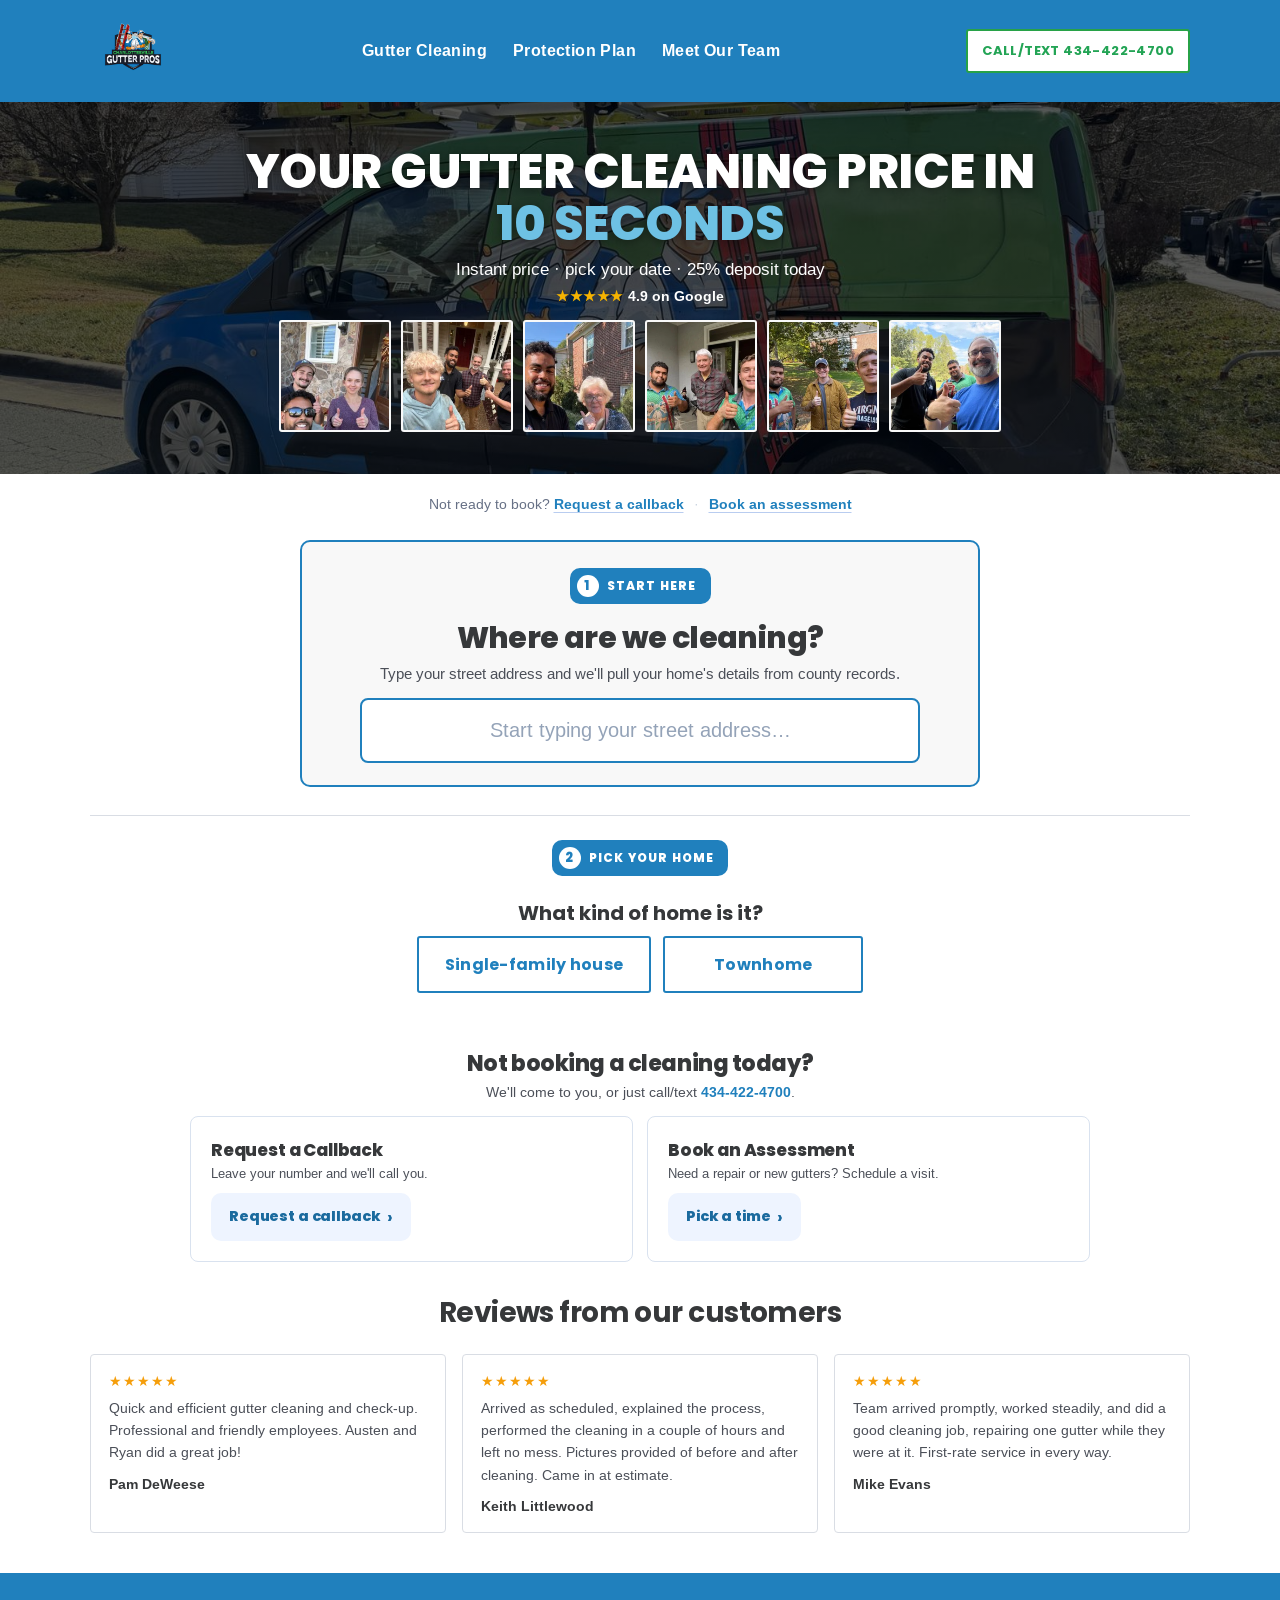
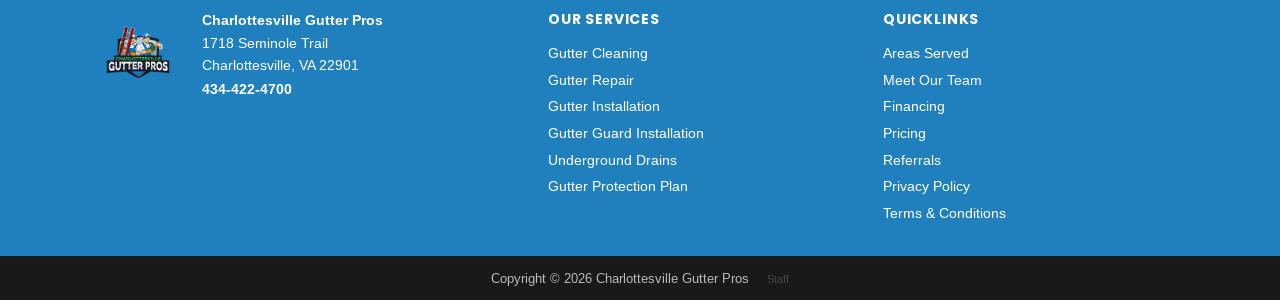
<file: index.html>
<!DOCTYPE html>
<html lang="en">
<head>
  <meta charset="UTF-8" />
  <meta name="viewport" content="width=device-width, initial-scale=1.0" />
  <title>Book Online | Charlottesville Gutter Pros</title>
  <link rel="canonical" href="https://book.cvillegutterpros.com/">
  <link rel="icon" href="https://cvillegutterpros.com/wp-content/uploads/2026/11/cgp-logo-400.webp">
  <meta name="description" content="Get an instant price for gutter cleaning, pay a 25% deposit, and book your date. No callbacks, no waiting." />

  <!-- Open Graph (Facebook, LinkedIn, iMessage, etc.) -->
  <meta property="og:type" content="website" />
  <meta property="og:site_name" content="Charlottesville Gutter Pros" />
  <meta property="og:title" content="Book Your Gutter Cleaning in Minutes" />
  <meta property="og:description" content="Instant quote based on your home's size. Pay a 25% deposit, pick your date, done." />
  <meta property="og:url" content="https://book.cvillegutterpros.com/" />
  <meta property="og:image" content="https://book.cvillegutterpros.com/logo.png" />
  <meta property="og:image:width" content="600" />
  <meta property="og:image:height" content="600" />
  <meta property="og:image:alt" content="Charlottesville Gutter Pros logo" />

  <!-- Twitter card -->
  <meta name="twitter:card" content="summary_large_image" />
  <meta name="twitter:title" content="Book Your Gutter Cleaning in Minutes" />
  <meta name="twitter:description" content="Instant quote based on your home's size. Pay a 25% deposit, pick your date, done." />
  <meta name="twitter:image" content="https://book.cvillegutterpros.com/logo.png" />
  <link rel="preconnect" href="https://fonts.googleapis.com" />
  <link rel="preconnect" href="https://fonts.gstatic.com" crossorigin />
  <link rel="stylesheet" href="https://fonts.googleapis.com/css2?family=Poppins:wght@500;600;700;800&family=Arimo:wght@400;700&display=swap" />
  <style>
    /* Look (2026-10-22, Adam): match cvillegutterpros.com — Poppins headings +
       Arimo body, homepage blue #2080BD / green #27A247 / dark #36383A, 3px
       corners, blue header bar, dark photo hero, blue + black footer. */
    :root {
      --bg-start: #ffffff;
      --bg-end: #ffffff;
      --surface: #ffffff;
      --surface-soft: #f8f8f8;
      --surface-muted: #f8f8f8;
      --text: #36383a;
      --text-muted: #4b4f58;
      --text-subtle: #667085;
      --border: #d9dde4;
      --border-strong: #c4cad4;
      --primary: #2080bd;
      --primary-dark: #1a6a9e;
      --primary-grad: var(--primary);
      --success: #27a247;
      --warning: #f59e0b;
      --danger: #dc2626;
      --shadow-lg: none;
      --shadow-md: none;
      --shadow-sm: none;
      --radius-xl: 4px;
      --radius-lg: 4px;
      --radius-md: 4px;
      --radius-sm: 3px;
      --radius-pill: 999px;
    }

    * {
      box-sizing: border-box;
    }
    /* Homepage typography: Poppins for headings, pills, prices and buttons; Arimo body. */
    h1, h2, h3, .step-pill, .addr-kicker, .price, .plan-price, .plan-name, .house-opt-name, .addr-prompt, .house-hero-prompt,
    .form-title, .reviews-heading, .other-ways-h, .paybar-v, .deposit-head-value, .price-label, .ow-cta, .ow-label strong { font-family: Poppins, sans-serif; }
    h2, .form-title, .reviews-heading, .other-ways-h { color: var(--text); font-weight: 700; letter-spacing: -0.5px; }

    body {
      margin: 0;
      overflow-x: hidden;
      padding: 22px 16px 32px;
      font-family: Arimo, Arial, -apple-system, BlinkMacSystemFont, "Segoe UI", Roboto, sans-serif;
      color: var(--text);
      background: var(--bg-start);
    }
    body.has-paybar { padding-bottom: 96px; }

    a {
      color: inherit;
    }

    .wrap {
      max-width: 1100px;
      margin: 0 auto;
    }

    .card {
      display: block;
      background: transparent;
      border: none;
      border-radius: 0;
      box-shadow: none;
    }

    .left,
    .right {
      padding: 40px;
    }

    .left {
      background: var(--surface);
    }

    .right {
      background: var(--surface-soft);
      border-left: 1px solid var(--border);
    }

    .brand-hero {
      text-align: center;
      margin-bottom: 18px;
    }

    .brand-logo {
      display: block;
      width: 100%;
      max-width: 260px;
      height: auto;
      margin: 0 auto 8px;
    }

    .brand-subtitle,
    .form-title,
    .reviews-heading,
    .price {
      letter-spacing: -0.02em;
    }

    .brand-subtitle {
      margin: 6px 0 0;
      font-size: 26px;
      line-height: 1.15;
      font-weight: 600;
      color: var(--primary);
    }

    .promo {
      display: inline-block;
      margin-bottom: 18px;
      padding: 10px 14px;
      border-radius: var(--radius-pill);
      background: #dc2626;
      color: #fff;
      font-size: 13px;
      font-weight: 700;
      letter-spacing: 0.02em;
    }

    .intro {
      max-width: 560px;
      margin: 0 0 18px;
      font-size: 17px;
      line-height: 1.6;
      color: var(--text-muted);
    }

    .feature-heading {
      margin: 0 0 14px;
      font-size: 13px;
      font-weight: 800;
      letter-spacing: 0.08em;
      text-transform: uppercase;
      color: var(--primary);
    }

    .feature-list {
      display: grid;
      gap: 16px;
    }

    .feature {
      display: grid;
      grid-template-columns: 44px 1fr;
      gap: 12px;
      align-items: center;
    }

    .feature-icon {
      display: flex;
      align-items: center;
      justify-content: center;
      width: 40px;
      height: 40px;
      border-radius: 10px;
      background: var(--primary);
      color: #fff;
      font-weight: 800;
      font-size: 16px;
      box-shadow: none;
    }

    .feature strong {
      display: block;
      margin-bottom: 4px;
      font-size: 15px;
    }

    .feature span {
      color: var(--text-subtle);
      font-size: 14px;
      line-height: 1.5;
    }

    .rating-note {
      margin-top: 24px;
      font-size: 13px;
      font-weight: 600;
      color: var(--success);
    }

    .form-card {
      position: relative;
      padding: 0;
      background: transparent;
      border: none;
      box-shadow: none;
      max-width: 760px;
      margin: 0 auto;
    }

    .form-title {
      margin: 0 0 8px;
      font-size: 28px;
      line-height: 1.15;
    }

    .form-subtext {
      margin: 0 0 20px;
      font-size: 14px;
      line-height: 1.6;
      color: var(--text-subtle);
    }

    .field {
      margin-bottom: 18px;
    }

    label {
      display: block;
      margin-bottom: 8px;
      font-size: 14px;
      font-weight: 700;
      color: var(--text);
    }

    input,
    select,
    button {
      font: inherit;
    }

    input,
    select {
      width: 100%;
      padding: 14px 15px;
      font-size: 15px;
      color: var(--text);
      background: #fff;
      border: 1px solid var(--border-strong);
      border-radius: var(--radius-sm);
      transition: box-shadow 0.3s ease, border-color 0.3s ease;
    }

    input:focus,
    select:focus,
    button:focus,
    .cta:focus {
      outline: none;
      border-color: var(--primary);
      box-shadow: 0 0 0 3px rgba(29, 78, 216, 0.12);
    }

    input.invalid {
      border-color: var(--danger);
      box-shadow: 0 0 0 3px rgba(220, 38, 38, 0.12);
    }

    .arrow-wrap {
      position: absolute;
      top: 105px;
      left: 50%;
      width: 150px;
      height: 78px;
      pointer-events: none;
      transform: translateX(-16%);
    }

    .loopy-arrow {
      width: 100%;
      height: 100%;
      opacity: 0.95;
      overflow: visible;
      animation: arrowBounce 1.8s ease-in-out infinite;
      transform-origin: 72% 88%;
    }

    .addon-heading {
      margin: 6px 0 4px;
      font-size: 11px;
      font-weight: 700;
      color: var(--text-subtle);
      text-transform: uppercase;
      letter-spacing: 0.04em;
    }

    .addon-row {
      display: flex;
      align-items: flex-start;
      justify-content: space-between;
      gap: 12px;
      padding: 8px 10px;
      border: 1px solid var(--border);
      border-radius: 10px;
      background: #fff;
      margin-bottom: 16px;
      cursor: pointer;
      transition: all 0.2s ease;
    }

    .addon-row.active {
      border-color: var(--success);
      background: #f0fdf4;
    }

    .addon-left {
      display: flex;
      align-items: flex-start;
      gap: 8px;
      min-width: 0;
      flex: 1;
    }

    .addon-checkbox {
      width: 16px;
      height: 16px;
      margin: 2px 0 0;
      flex: 0 0 auto;
    }

    .addon-copy {
      min-width: 0;
    }

    .addon-title {
      display: block;
      font-size: 14px;
      font-weight: 800;
      line-height: 1.15;
      margin-bottom: 2px;
    }

    .addon-subtext {
      display: block;
      font-size: 12px;
      line-height: 1.2;
      color: var(--text-subtle);
    }

    .addon-price-pill {
      white-space: nowrap;
      padding: 4px 10px;
      border-radius: 10px;
      border: 1px solid #d9e2ff;
      background: #eef2ff;
      font-size: 12px;
      font-weight: 700;
      color: #111827;
      margin-top: 1px;
      flex: 0 0 auto;
    }

    .price-wrap {
      margin: 22px 0 14px;
      padding: 26px 24px 22px;
      text-align: center;
      background: #fff;
      border: 1px solid var(--border);
      border-radius: 10px;
      box-shadow: none;
    }

    .price-label {
      margin-bottom: 8px;
      font-size: 12px;
      font-weight: 700;
      letter-spacing: 0.06em;
      text-transform: uppercase;
      color: var(--text-subtle);
    }

    .price {
      margin: 0;
      font-size: 54px;
      font-weight: 900;
      letter-spacing: -0.04em;
      line-height: 1.05;
    }

    .price-original {
      display: block;
      margin-bottom: 4px;
      font-size: 20px;
      font-weight: 600;
      color: #98a2b3;
      text-decoration: line-through;
    }

    .price-current {
      display: block;
    }

    .calculating {
      font-size: 18px;
      font-weight: 700;
      color: var(--primary);
      animation: pulseText 1s ease-in-out infinite;
    }

    .price-note,
    .microcopy {
      text-align: center;
      font-size: 12px;
      line-height: 1.5;
      color: var(--text-subtle);
    }

    .price-note {
      margin-top: 8px;
      font-size: 13px;
    }

    .payment-breakdown {
      margin: 14px 0 0;
      padding-top: 12px;
      border-top: 1px dashed var(--border-strong);
      display: grid;
      gap: 6px;
      text-align: left;
    }

    .breakdown-row {
      display: flex;
      justify-content: space-between;
      align-items: baseline;
      font-size: 14px;
    }

    .breakdown-label {
      color: var(--text-muted);
    }

    .breakdown-value {
      font-weight: 700;
      color: var(--text);
    }

    .breakdown-row.deposit .breakdown-label {
      color: var(--text);
      font-weight: 700;
    }

    .breakdown-row.deposit .breakdown-value {
      color: var(--primary);
      font-size: 18px;
    }

    .breakdown-row.addon-confirm .breakdown-label {
      color: var(--success);
      font-weight: 700;
    }

    .breakdown-row.addon-confirm .breakdown-label::before {
      content: "✓ ";
      margin-right: 2px;
    }

    .contact-panel {
      margin-bottom: 14px;
    }

    .contact-heading {
      margin: 0 0 10px;
      font-size: 13px;
      font-weight: 800;
      letter-spacing: 0.06em;
      text-transform: uppercase;
      color: var(--primary);
    }

    .contact-grid {
      display: grid;
      grid-template-columns: 1fr 1fr;
      gap: 10px;
    }

    .contact-grid .field {
      margin-bottom: 0;
    }

    .contact-grid .field-full {
      grid-column: 1 / -1;
    }

    .contact-grid label {
      margin-bottom: 6px;
      font-size: 13px;
    }

    .contact-grid input {
      padding: 12px 13px;
      font-size: 14px;
    }

    .cta {
      position: relative;
      display: block;
      width: 100%;
      overflow: hidden;
      padding: 16px;
      border: 0;
      border-radius: 3px;
      font-family: Poppins, sans-serif;
      text-transform: uppercase;
      letter-spacing: .4px;
      background: #27a247;
      color: #fff;
      text-align: center;
      text-decoration: none;
      font-size: 17px;
      font-weight: 800;
      line-height: 1.2;
      cursor: pointer;
      box-shadow: none;
    }

    .cta:hover {
      background: var(--primary-dark);
    }

    .cta:disabled {
      background: #94a3b8;
      cursor: not-allowed;
    }

    .cta::after {
      content: "";
      position: absolute;
      top: 0;
      left: -100%;
      width: 100%;
      height: 100%;
      background: linear-gradient(120deg, transparent, rgba(255, 255, 255, 0.4), transparent);
      transition: left 0.6s ease;
    }

    .cta:hover:not(:disabled)::after {
      left: 100%;
    }

    .form-error {
      margin: 10px 0 0;
      padding: 10px 12px;
      border: 1px solid #fecaca;
      background: #fef2f2;
      border-radius: 10px;
      color: var(--danger);
      font-size: 13px;
      line-height: 1.4;
      text-align: center;
    }

    .microcopy {
      margin: 12px 0 6px;
    }

    .contact-link {
      color: var(--primary);
      font-weight: 600;
      text-decoration: none;
    }

    .reviews-section {
      max-width: 1100px;
      margin: 30px auto 0;
    }

    .reviews-heading {
      margin: 0 0 20px;
      text-align: center;
      font-size: 28px;
    }

    .reviews-grid {
      display: grid;
      grid-template-columns: repeat(auto-fit, minmax(260px, 1fr));
      gap: 16px;
    }

    .review-card {
      padding: 18px;
      background: #fff;
      border: 1px solid var(--border);
      border-radius: var(--radius-md);
      box-shadow: none;
    }

    .review-stars {
      margin-bottom: 8px;
      font-size: 14px;
      letter-spacing: 0.08em;
      color: var(--warning);
    }

    .review-text {
      margin: 0;
      font-size: 14px;
      line-height: 1.6;
      color: var(--text-muted);
    }

    .review-name {
      display: block;
      margin-top: 12px;
      font-size: 14px;
    }

    .pulse {
      animation: pulseGlow 1.2s ease-in-out 2;
    }

    @keyframes pulseText {
      0%,
      100% {
        opacity: 0.5;
      }
      50% {
        opacity: 1;
      }
    }

    @keyframes pulseGlow {
      0% {
        box-shadow: 0 0 0 0 rgba(29, 78, 216, 0.2);
      }
      50% {
        box-shadow: 0 0 0 6px rgba(29, 78, 216, 0.15);
      }
      100% {
        box-shadow: 0 0 0 0 rgba(29, 78, 216, 0.2);
      }
    }

    @keyframes arrowBounce {
      0%,
      100% {
        transform: translateY(0);
      }
      50% {
        transform: translateY(6px) rotate(2deg);
      }
    }

    @media (max-width: 900px) {
      .card {
        grid-template-columns: 1fr;
      }

      .right {
        border-top: 1px solid var(--border);
        border-left: 0;
      }

      .left,
      .right {
        padding: 26px;
      }

      .brand-subtitle {
        font-size: 24px;
      }

      .brand-logo {
        max-width: 220px;
      }
    }

    @media (max-width: 520px) {
      body {
        padding: 16px 12px;
      }

      .arrow-wrap {
        display: none;
      }

      .left,
      .right,
      .form-card {
        padding: 20px;
      }

      .brand-subtitle {
        font-size: 22px;
      }

      .brand-logo {
        max-width: 200px;
      }

      .form-title {
        font-size: 24px;
      }

      .price {
        font-size: 40px;
      }

      .addon-row {
        gap: 8px;
      }

      .addon-title {
        font-size: 13px;
      }

      .contact-grid {
        grid-template-columns: 1fr;
      }
    }

    /* ===== Centered hero header ===== */
    /* Header bar */
    .site-head { background: #2080bd; margin: -22px -16px 0; padding: 8px 16px; }
    .site-head-in { max-width: 1100px; margin: 0 auto; display: flex; align-items: center; justify-content: space-between; gap: 16px; }
    .hero-logo-link { display: inline-block; line-height: 0; }
    .hero-logo { width: 86px; height: auto; display: block; }
    .site-nav { display: flex; gap: 26px; }
    .site-nav a { color: #fff; font-family: Arimo, Arial, sans-serif; font-size: 16px; font-weight: 600; letter-spacing: .4px; text-decoration: none; }
    .site-nav a:hover { text-decoration: underline; }
    .btn-outline { display: inline-block; background: #fff; color: #23a455; border: 2px solid #27a247; border-radius: 3px; font-family: Poppins, sans-serif; font-size: 13px; font-weight: 700; letter-spacing: .4px; text-transform: uppercase; padding: 10px 14px; text-decoration: none; white-space: nowrap; }
    .btn-outline:hover { background: #f3fbf5; }
    @media (max-width: 760px) { .site-nav { display: none; } .btn-outline { font-size: 12px; padding: 9px 10px; } }
    /* Hero band: the homepage's own van photo under a dark overlay */
    .hero-quote { text-align: center; width: 100vw; margin: 0 0 22px calc(50% - 50vw); padding: 44px 16px 30px; color: #fff;
      background: linear-gradient(rgba(0,0,0,.66), rgba(0,0,0,.66)), url(hero-bg.jpg) center 45% / cover no-repeat; }
    .hero-title { margin: 0 auto 10px; max-width: 900px; font-family: Poppins, sans-serif; font-size: clamp(28px, 4.6vw, 48px); font-weight: 800; line-height: 1.08; letter-spacing: -0.5px; text-transform: uppercase; color: #fff; text-shadow: 0 2px 10px rgba(0,0,0,.4); }
    .hero-title em { font-style: normal; color: #6ec1e4; white-space: nowrap; }
    .hero-sub { margin: 0 0 8px; font-size: 17px; color: #fff; }
    .hero-rating { margin: 0 0 10px; font-size: 14px; }
    .hero-rating a { color: #fff; font-weight: 700; text-decoration: none; }
    .hero-rating a:hover { text-decoration: underline; }
    .hero-rating .stars { color: #f5b301; letter-spacing: .04em; }
    .crew-strip { display:flex; justify-content:center; gap:10px; margin:14px auto 6px; max-width:760px; overflow-x:auto; padding:2px 4px 6px; scrollbar-width:none; }
    .crew-strip::-webkit-scrollbar { display:none; }
    .crew-strip img { flex:0 0 auto; width:112px; height:112px; object-fit:cover; border-radius:3px; border:2px solid rgba(255,255,255,.6); background:#eee; }
    @media (max-width:640px) { .crew-strip { justify-content:flex-start; } .crew-strip img { width:96px; height:96px; } }
    .hero-phone { display: none; }
    /* ===== Progress rail (quote flow) ===== */
    .rail { display: flex; justify-content: center; gap: 6px; margin: 0 0 18px; flex-wrap: wrap; }
    .rail .seg { display: flex; align-items: center; font-size: 13px; font-weight: 700; color: var(--text-muted); background: #fff; border: 1.5px solid var(--border); padding: 8px 15px; border-radius: 10px; transition: all .2s ease; }
    .rail .seg.on { color: #fff; background: var(--primary); border-color: var(--primary); }

    .page-header { display: flex; align-items: center; gap: 16px; margin: 4px 0 20px; }
    .page-phone { flex: 0 0 188px; text-align: right; line-height: 1.2; }
    .page-phone-label { display: block; font-size: 12px; font-weight: 700; letter-spacing: 0.06em; text-transform: uppercase; color: var(--text-subtle); }
    .page-phone-num { display: inline-block; margin-top: 3px; font-size: 21px; font-weight: 800; letter-spacing: -0.01em; color: var(--primary); text-decoration: none; white-space: nowrap; }
    .page-phone-num:hover { color: var(--primary-dark); text-decoration: underline; }
    .page-heading { flex: 1; text-align: center; }
    .page-title { font-size: clamp(22px, 3.4vw, 30px); font-weight: 800; letter-spacing: -0.02em; margin: 0; color: var(--text); }
    .page-sub { font-size: 15px; color: var(--text-muted); margin: 6px 0 0; line-height: 1.45; }
    @media (max-width: 560px) {
      .page-header { flex-wrap: wrap; justify-content: center; gap: 10px; }
      .page-phone { flex: 1 1 100%; text-align: center; order: 3; }
      .page-heading { flex: 1 1 100%; }
    }
    .or-sep { align-self: center; }
    .or-badge {
      display: inline-flex; align-items: center; justify-content: center;
      width: 48px; height: 48px; border-radius: 50%;
      background: var(--primary); color: #fff;
      font-size: 15px; font-weight: 800; letter-spacing: 0.04em;
      box-shadow: none;
    }
    .or-divide { display: flex; align-items: center; gap: 16px; margin: 6px 0 16px; }
    .or-divide::before, .or-divide::after { content: ''; flex: 1; height: 2px; background: var(--border); border-radius: 2px; }

    html { scroll-behavior: smooth; }
    .checkout-cue { display: block; text-align: center; text-decoration: none; margin: 8px 0 24px; }
    .checkout-cue-label { display: block; font-size: 19px; font-weight: 800; color: var(--primary); letter-spacing: -0.01em; margin-bottom: 8px; }
    .checkout-cue-arrow {
      display: inline-flex; align-items: center; justify-content: center;
      width: 50px; height: 50px; border-radius: 50%;
      background: var(--primary); color: #fff; font-size: 26px;
      box-shadow: none;
      animation: checkoutBounce 1.1s ease-in-out infinite;
    }
    .checkout-cue:hover .checkout-cue-arrow { background: var(--primary-dark); }
    @keyframes checkoutBounce {
      0%, 100% { transform: translateY(0); }
      50% { transform: translateY(10px); }
    }



    /* Subtle exits to the other two paths, directly under the hero. */
    .alt-paths { margin: 0 0 18px; text-align: center; font-size: 14px; color: var(--text-subtle); }
    .alt-paths a { color: var(--primary); font-weight: 700; text-decoration: underline;
                   text-underline-offset: 3px; text-decoration-color: #b9cdf0; }
    .alt-paths a:hover { color: var(--primary); text-decoration-color: currentColor; }
    .alt-dot { margin: 0 6px; color: #cbd5e1; }

    /* ===== "Rather not book online?" — collapsed, lazy-loaded ===== */
    .other-ways { max-width: 900px; margin: 40px auto 8px; }
    .other-ways-h { margin: 0 0 4px; text-align: center; font-size: 22px; font-weight: 800;
                    letter-spacing: -0.02em; color: var(--text); }
    .ow-grid { display: grid; grid-template-columns: 1fr 1fr; gap: 14px; align-items: start; }
    @media (max-width: 760px) { .ow-grid { grid-template-columns: 1fr; } }
    /* An open panel takes the full width so the embed isn't squeezed. */
    .ow-item:has(.ow-body:not([hidden])),
    .ow-item.is-open { grid-column: 1 / -1; }
    .other-ways-sub { margin: 0 0 16px; text-align: center; font-size: 14px; color: var(--text-muted); }
    .other-ways-sub a { color: var(--primary); font-weight: 700; text-decoration: none; white-space: nowrap; }
    .ow-item { border: 1.5px solid #d9e2ef; border-radius: 8px; background: #fff;
               overflow: hidden; box-shadow: none;
               transition: border-color .18s ease, box-shadow .18s ease, transform .18s ease; }
    .ow-item:hover { border-color: #b9cdf0; box-shadow: none;
                     transform: translateY(-2px); }
    .ow-toggle { width: 100%; display: flex; flex-direction: column; align-items: flex-start;
                 gap: 12px; padding: 20px; background: none; border: 0; cursor: pointer;
                 text-align: left; font: inherit; color: var(--text); }
    .ow-label { display: flex; flex-direction: column; gap: 2px; }
    .ow-label strong { font-size: 17px; font-weight: 800; letter-spacing: -0.01em; }
    .ow-hint { font-size: 13px; color: var(--text-muted); font-weight: 500; }
    /* A visible call to action — the faint "+" read as decoration, not a control. */
    .ow-cta { display: inline-flex; align-items: center; gap: 7px; padding: 11px 18px;
              border-radius: 10px; background: #eef4ff; color: var(--primary-dark);
              font-size: 14.5px; font-weight: 800; letter-spacing: -0.01em;
              transition: background .18s ease, color .18s ease; }
    .ow-item:hover .ow-cta { background: var(--primary); color: #fff; }
    .ow-chev { font-size: 17px; font-weight: 700; transition: transform .2s ease; }
    .ow-toggle[aria-expanded="true"] .ow-cta { background: var(--primary); color: #fff; }
    .ow-toggle[aria-expanded="true"] .ow-chev { transform: rotate(90deg); }
    /* Contain any stubbornly wide embed so it scrolls inside its own card
       instead of the whole page. */
    .ow-body { padding: 0 20px 20px; overflow-x: auto; }
    .ow-body[hidden] { display: none; }
    @media (max-width: 420px) { .ow-body { padding: 0 8px 14px; } }

    /* Request a callback: our own short form (replaced the GoHighLevel embed
       2026-11-13). Posts to the booking Apps Script, action "callback". */
    .callback-form { width: 100%; text-align: left; }
    .callback-form .field { margin-bottom: 14px; }
    .callback-form .cta { width: 100%; margin-top: 4px; }
    .cb-trap { position: absolute !important; left: -9999px; width: 1px; height: 1px; opacity: 0; }
    .cb-msg { margin: 12px 0 0; font-size: 14px; line-height: 1.5; color: var(--text); min-height: 1.5em; }
    .cb-msg.bad { color: #b42318; font-weight: 700; }
    .cb-msg.good { color: #15803d; font-weight: 700; }

  </style>
  <!-- Analytics: Google Analytics, Google Ads and Meta, the same IDs as cvillegutterpros.com.
       Skipped in office mode (?office=1 or the Staff switch) so staff bookings never count. -->
  <script>
    (function () {
      var office = false;
      try {
        var q = new URLSearchParams(location.search);
        office = q.get('office') === '1' || (q.get('office') !== '0' && localStorage.getItem('cgp_office') === '1');
      } catch (_) {}
      window.dataLayer = window.dataLayer || [];
      window.gtag = function () { dataLayer.push(arguments); };
      window.cgpAdsOff = office;
      if (office) return;
      var g = document.createElement('script'); g.async = true;
      g.src = 'https://www.googletagmanager.com/gtag/js?id=G-X1R72B7DS5';
      document.head.appendChild(g);
      gtag('js', new Date());
      gtag('config', 'G-X1R72B7DS5', { linker: { domains: ['cvillegutterpros.com', 'book.cvillegutterpros.com'] } });
      gtag('config', 'AW-4995750393');
      !function (f, b, e, v, n, t, s) { if (f.fbq) return; n = f.fbq = function () { n.callMethod ? n.callMethod.apply(n, arguments) : n.queue.push(arguments); }; if (!f._fbq) f._fbq = n; n.push = n; n.loaded = !0; n.version = '2.0'; n.queue = []; t = b.createElement(e); t.async = !0; t.src = v; s = b.getElementsByTagName(e)[0]; s.parentNode.insertBefore(t, s); }(window, document, 'script', 'https://connect.facebook.net/en_US/fbevents.js');
      fbq('init', '258665449459727'); fbq('track', 'PageView');
    })();
  </script>
</head>
<body>
  <!-- Office mode (2026-10-22): Will / Vicki / Farrell booking on a customer's
       behalf. Everything still works the same, but every funnel event, the
       lead row and the booking hold carry source=office so web stats stay
       honest. On via ?office=1 or the tiny "Staff" link at the bottom; sticks
       on that device until turned off. -->
  <div class="office-bar" id="officeBar" hidden>Office booking mode: this visit is not counted in website stats.
    <button type="button" id="officeOff">Turn off</button></div>

  <!-- Header bar, same as cvillegutterpros.com: blue band, logo left, outlined phone button right. -->
  <header class="site-head">
    <div class="site-head-in">
      <a class="hero-logo-link" href="https://cvillegutterpros.com" rel="noopener"><img class="hero-logo" src="logo.png" alt="Charlottesville Gutter Pros" /></a>
      <nav class="site-nav">
        <a href="https://cvillegutterpros.com/gutter-cleaning/">Gutter Cleaning</a>
        <a href="https://cvillegutterpros.com/gutter-protection/">Protection Plan</a>
        <a href="https://cvillegutterpros.com/meet-our-team/">Meet Our Team</a>
      </nav>
      <a class="btn-outline" href="tel:+14344224700">Call/Text 434-422-4700</a>
    </div>
  </header>
  <div class="wrap">

    <!-- Gutter cleaning is ~all of the volume on this page, so the quote flow
         is the page. The other two paths live below, behind subtle links. -->

    <style>
      /* ===== Step 1: "which home looks like yours" picker ===== */
      .house-grid { display:flex; flex-wrap:wrap; justify-content:center; gap:10px; margin-top:14px; }
      .house-grid .house-opt { flex:1 1 240px; max-width:300px; }
      .house-opt { position:relative; border:2px solid #e4e7ec; border-radius:8px; padding:8px 8px 12px; background:#fff; cursor:pointer; text-align:center; transition:transform .15s ease, box-shadow .15s ease, border-color .15s ease, background .15s ease; }
      .house-opt:hover { transform:translateY(-3px); box-shadow:none; border-color:#c7d4f7; }
      .house-opt.selected { border-color:#1d4ed8; background:#eff4ff; box-shadow:none; }
      .house-opt .img-frame { aspect-ratio:4/3; border-radius:10px; overflow:hidden; background:#eef2f7; }
      .house-opt .img-frame picture { display:block; width:100%; height:100%; }
      .house-opt .img-frame img { width:100%; height:100%; object-fit:cover; object-position:center 55%; display:block; transition:transform .2s ease; }
      .house-opt[data-house^="townhome"] .img-frame img { object-fit:contain; object-position:center; }
      .house-opt:hover .img-frame img { transform:scale(1.05); }
      .house-opt-name { font-weight:700; font-size:13.5px; color:#101828; margin-top:8px; }
      .house-opt-desc { font-size:11.5px; color:#667085; line-height:1.3; margin-top:2px; }
      .house-opt-note { font-size:10.5px; font-style:italic; color:#9aa3b2; line-height:1.3; margin-top:5px; }
      .house-check { position:absolute; top:9px; right:9px; width:22px; height:22px; border-radius:50%; background:#1d4ed8; color:#fff; display:none; align-items:center; justify-content:center; font-size:13px; font-weight:700; box-shadow:none; z-index:2; }
      .house-opt.selected .house-check { display:flex; }
      /* full-width Step-1 banner */
      .house-hero { background:transparent; border:none; border-radius:0; box-shadow:none; padding:10px 0 8px; margin-bottom:10px; text-align:center; }
      .house-hero-title { font-size:clamp(22px,3.2vw,30px); font-weight:800; color:var(--text); letter-spacing:-0.02em; margin:0 0 6px; }
      .house-hero-prompt { font-size:20px; font-weight:700; color:var(--text); margin:0 0 6px; }
      .house-hero-sub { font-size:16px; color:var(--text-muted); margin:0 0 6px; }
      .house-hero-best { font-size:14px; color:var(--text-muted); margin:0 0 22px; }
      .house-hero .house-grid { max-width:920px; margin:0 auto; gap:14px; }
      .house-hero .house-opt-name { font-size:15px; margin-top:10px; }
      .house-hero .house-opt-desc { font-size:12.5px; margin-top:3px; min-height:32px; }
      #bookingCard[hidden] { display:none; }
      #bookingCard { animation: cgpReveal .35s ease; }
      @keyframes cgpReveal { from { opacity:0; transform:translateY(8px); } to { opacity:1; transform:none; } }
      .quote-reveal[hidden] { display:none; }
      .quote-reveal { animation:cgpReveal .35s ease; }
      @media (max-width:420px) { .house-opt-desc { font-size:11px; } }

      /* ===== Plan chooser (replaces the single add-on) ===== */
      .lock-note { display:none; margin:0 0 14px; padding:10px 14px; background:#fff7ed; border:1px solid #fed7aa; color:#9a3412; border-radius:8px; font-size:13px; font-weight:600; text-align:center; }
      .form-card.is-locked .lock-note { display:block; }
      .form-card.is-locked .step-head,
      .form-card.is-locked .step-active,
      .form-card.is-locked .plan-grid,
      .form-card.is-locked .price-wrap,
      .form-card.is-locked .contact-panel,
      .form-card.is-locked .cta { opacity:.4; pointer-events:none; }
      .plan-heading { margin:18px 0 10px; font-size:13px; font-weight:800; letter-spacing:.08em; text-transform:uppercase; color:var(--primary); }
      .plan-grid { display:grid; grid-template-columns:repeat(3,1fr); gap:10px; }
      .plan-opt { flex-direction:column; align-items:flex-start; }
      .plan-opt .plan-price, .plan-opt .plan-price-wrap { align-self:flex-end; margin-top:auto; }
      .plan-price-wrap { flex:0 0 auto; display:flex; flex-direction:column; align-items:flex-end; }
      .plan-price-wrap .plan-price { align-self:auto; margin-top:0; }
      .plan-opt { position:relative; display:flex; align-items:center; gap:12px; border:2px solid var(--border); border-radius:8px; padding:16px 14px 14px; cursor:pointer; background:#fff; transition:border-color .15s ease, box-shadow .15s ease, background .15s ease; }
      .plan-opt:hover { border-color:#c7d4f7; }
      .plan-opt.selected { border-color:var(--primary); background:#f5f8ff; box-shadow:none; }
      .plan-opt input { position:absolute; opacity:0; pointer-events:none; }
      .plan-radio { flex:0 0 auto; width:20px; height:20px; border-radius:50%; border:2px solid #c2c8d2; position:relative; transition:border-color .15s ease; }
      .plan-opt.selected .plan-radio { border-color:var(--primary); }
      .plan-opt.selected .plan-radio::after { content:''; position:absolute; inset:3px; border-radius:50%; background:var(--primary); }
      .plan-body { flex:1 1 auto; text-align:left; }
      .plan-name { display:block; font-weight:700; font-size:14.5px; color:var(--text); }
      .plan-sub { display:block; font-size:12px; color:var(--text-muted); margin-top:2px; line-height:1.35; }
      .plan-price { flex:0 0 auto; font-weight:800; font-size:16px; color:var(--primary); white-space:nowrap; }
      .plan-featured { border-color:#bcd0f7; }
      .plan-badge { position:absolute; top:-11px; left:50%; transform:translateX(-50%); background:#f59e0b; color:#451a03; font-size:10.5px; font-weight:900; letter-spacing:.05em; padding:4px 11px; border-radius:10px; text-transform:uppercase; white-space:nowrap; }
      .plan-badge.plan-badge-quiet { background:#eef4ff; color:var(--primary); border:1px solid #c7d4f7; font-weight:800; padding:3px 10px; }
      .plan-per { display:block; font-size:11px; font-weight:600; color:var(--text-subtle); margin-top:2px; text-align:right; }
      .plan-per:empty { display:none; }
      .plan-per s { text-decoration-thickness:1px; }
      .page-logo { flex:0 0 auto; width:188px; height:auto; }
      /* ===== Single-column layout: slim trust strip + full-width form ===== */
      .brand-strip { display:flex; align-items:center; justify-content:center; gap:28px; background:var(--surface); border:1px solid var(--border); border-radius:var(--radius-xl); box-shadow:none; padding:16px 28px; margin-bottom:18px; flex-wrap:wrap; }
      .brand-strip-logo { width:160px; height:auto; flex:0 0 auto; }
      .brand-strip-info { flex:1 1 300px; }
      .brand-strip-rating { font-size:14px; font-weight:700; color:var(--text); margin-bottom:8px; }
      .brand-strip-rating .stars { color:#f59e0b; letter-spacing:1px; }
      .brand-strip-incl { display:flex; flex-wrap:wrap; gap:6px 18px; font-size:13px; font-weight:600; color:var(--text); }
      .brand-strip-incl span { white-space:nowrap; }
      #bookingCard { display:block; max-width:920px; margin:0 auto; border:none; background:transparent; box-shadow:none; overflow:visible; }
      #bookingCard .right { border-left:none; background:transparent; border:none; border-radius:0; box-shadow:none; padding:0; }
      .field-row { display:grid; grid-template-columns:1fr 1fr; gap:14px; }
      .arrow-wrap { display:none; }
      @media (max-width:680px){ .plan-grid, .field-row { grid-template-columns:1fr; } }
      @media (max-width:640px){ .brand-strip { justify-content:center; text-align:center; } .brand-strip-info { text-align:center; } .brand-strip-incl { justify-content:center; } }
      /* ===== Numbered step headers for clearer hierarchy ===== */
      .step-head { display:flex; align-items:center; justify-content:center; margin:0 0 16px; padding-top:22px; border-top:1px solid var(--border); }
      .step-pill { display:inline-flex; align-items:center; gap:8px; background:var(--primary); color:#fff; font-size:12px; font-weight:800; letter-spacing:.1em; text-transform:uppercase; padding:7px 14px 7px 7px; border-radius:10px; }
      .step-head .num { flex:0 0 auto; width:22px; height:22px; border-radius:50%; background:#fff; color:var(--primary); font-size:13px; font-weight:800; display:flex; align-items:center; justify-content:center; }
      .step-head .txt { font-size:12px; font-weight:800; color:#fff; letter-spacing:.1em; }
      .price-wrap .price { color:var(--primary); }
      /* Reviews + what's-included, integrated into the price box */
      .price-trust { margin-top:16px; padding-top:14px; border-top:1px solid #c7d4f7; }
      .price-rating { font-size:13px; font-weight:700; color:var(--text); margin-bottom:8px; }
      .price-rating .stars { color:#f59e0b; letter-spacing:1px; }
      .price-incl { display:flex; flex-wrap:wrap; justify-content:center; gap:6px 16px; font-size:12.5px; font-weight:600; color:var(--text); }
      .price-incl span { white-space:nowrap; }
      /* Step 1 is the only required input zone — highlight it as the active step. */
      .pay-step { background:#f5f9ff; border:2px solid var(--primary); border-radius:8px; padding:18px 18px 14px; margin:18px 0 10px; box-shadow:none; }
      .details-step { background:#f5f9ff; border:2px solid var(--primary); border-radius:8px; padding:18px 18px 14px; margin:18px 0 10px; box-shadow:none; }
      .details-step .step-head { border-top:none; padding-top:0; }
      .details-sub { margin:0 0 12px; font-size:14px; color:var(--text-muted); line-height:1.45; }
      .pay-step .step-head { border-top:none; padding-top:0; }
      .pay-sub { margin:0 0 12px; font-size:14px; color:var(--text-muted); line-height:1.45; }
      .pay-box { background:#fff; border:1px solid var(--border); border-radius:8px; padding:16px; max-width:520px; }
      .pay-row { display:flex; justify-content:space-between; align-items:baseline; font-size:15px; color:var(--text-muted); margin:0 0 12px; }
      .pay-row strong { font-size:22px; color:var(--text); }
      .pay-wallet:not(:empty) { margin:0 0 12px; display:grid; gap:8px; }
      .pay-wallet:not(:empty)::after { content:'or pay with card'; display:block; text-align:center; font-size:12px; color:var(--text-subtle); }
      .pay-card { min-height:48px; margin:0 0 12px; }
      .pay-go { width:100%; }
      .pay-fine { margin-top:10px; }
      .office-bar { position:sticky; top:0; z-index:50; background:#fff7e6; color:#92400e; border-bottom:1px solid #fde68a; font-size:13px; font-weight:700; text-align:center; padding:7px 12px; }
      .office-bar button { font:inherit; font-size:12px; margin-left:10px; padding:3px 10px; border-radius:10px; border:1px solid #f59e0b; background:#fff; color:#92400e; cursor:pointer; }
      .staff-link { display:inline-block; margin-left:14px; font-size:11px; color:#444; text-decoration:none; }
      .staff-link:hover { color:#999; }
      .site-foot { margin:40px -16px -32px; font-family:Arimo, Arial, sans-serif; }
      .site-foot-blue { background:#2080bd; color:#fff; padding:36px 16px 30px; }
      .site-foot-in { max-width:1100px; margin:0 auto; display:grid; grid-template-columns:1.4fr 1fr 1fr; gap:28px; }
      .foot-col h4 { margin:0 0 10px; font-family:Poppins, sans-serif; font-size:14px; font-weight:700; letter-spacing:.06em; text-transform:uppercase; color:#fff; }
      .foot-col a { display:block; color:#fff; text-decoration:none; font-size:14px; line-height:1.9; }
      .foot-col a:hover { text-decoration:underline; }
      .foot-brand { display:flex; gap:16px; align-items:flex-start; }
      .foot-brand img { width:96px; height:96px; flex:0 0 auto; }
      .foot-brand p { margin:0; font-size:14px; line-height:1.6; }
      .foot-brand p a { display:inline; font-weight:700; }
      .site-foot-dark { background:#191919; color:#bbb; text-align:center; font-size:13px; padding:14px 16px; }
      @media (max-width:760px) { .site-foot-in { grid-template-columns:1fr; } }
      .date-pick { background:#f5f9ff; border:2px solid var(--primary); border-radius:8px; padding:18px 14px 14px; margin:18px 0 10px; box-shadow:none; }
      .date-pick .step-head { border-top:none; padding-top:0; }
      .date-pick-sub { margin:0 0 12px; font-size:14px; color:var(--text-muted); line-height:1.45; }
      .step-active { background:transparent; border:none; border-radius:0; padding:0 0 6px; margin:6px 0 10px; box-shadow:none; }
      .step-active .step-head { border-top:none; padding-top:0; }
      .step-active .zip-field input { background:#fff; }
      /* Compact, centered inputs so the value fills the box and pops. */
      .step-active .field-row { display:flex; flex-wrap:wrap; justify-content:center; align-items:flex-end; gap:22px; }
      .step-active .field-row .field { flex:0 0 auto; margin-bottom:0; text-align:center; }
      .step-active .field-row label { text-align:center; }
      .step-active #sqftField input { width:150px; text-align:center; font-size:20px; font-weight:700; padding:12px; }
      .step-active #storiesField select { width:160px; text-align:center; text-align-last:center; font-size:16px; font-weight:600; padding:12px 14px; }
      .zip-field { text-align:center; }
      .zip-field label { text-align:center; }
      .step-active #zipField input { width:150px; text-align:center; font-size:20px; font-weight:700; padding:12px; }
      /* Uppercase compact labels for the three inline inputs (mockup C style). */
      .step-active .field-row label { font-size:11.5px; font-weight:800; text-transform:uppercase; letter-spacing:.06em; color:var(--text-subtle); }
      /* No spinner arrows on the square-footage number input. */
      #sqft { appearance:textfield; -moz-appearance:textfield; }
      #sqft::-webkit-outer-spin-button, #sqft::-webkit-inner-spin-button { -webkit-appearance:none; margin:0; }
      .zip-note { margin:8px auto 0; max-width:420px; font-size:13px; font-weight:600; line-height:1.4; }
      .zip-note.in-area { color:var(--success, #15803d); }
      .zip-note.trip-fee { color:var(--success, #15803d); }
      .zip-note.unserved { color:#b42318; }
      /* Address autocomplete (Step 1) */
      /* "Start here" block: the one thing on the page a visitor must not scroll past. */
      .addr-start { position:relative; max-width:680px; margin:0 auto; padding:26px 22px 22px; border:2px solid var(--primary); border-radius:10px;
        background:#f8f8f8; box-shadow:none; }
      .addr-kicker { display:inline-flex; align-items:center; gap:8px; background:var(--primary); color:#fff; font-size:12px; font-weight:800; letter-spacing:.1em; text-transform:uppercase; padding:7px 14px 7px 7px; border-radius:10px; margin-bottom:12px; }
      .addr-kicker-num { width:22px; height:22px; border-radius:50%; background:#fff; color:var(--primary); font-size:13px; display:inline-flex; align-items:center; justify-content:center; }
      .addr-prompt { font-size:clamp(24px,3.4vw,30px); font-weight:800; letter-spacing:-.02em; margin:0 0 4px; }
      .addr-sub { font-size:15px; color:var(--text-muted); margin:0 0 16px; }
      .sr-only { position:absolute; width:1px; height:1px; overflow:hidden; clip:rect(0 0 0 0); white-space:nowrap; }
      .addr-field { position:relative; max-width:560px; margin:0 auto; text-align:left; }
      .addr-field input { width:100%; box-sizing:border-box; font-size:20px; font-weight:600; padding:18px 18px; text-align:center; border:2px solid var(--primary); border-radius:8px; background:#fff; box-shadow:0 0 0 0 rgba(29,78,216,.25); }
      .addr-field input::placeholder { color:#94a3b8; font-weight:500; }
      .addr-field input:focus { outline:none; box-shadow:0 0 0 4px rgba(29,78,216,.18); }
      /* A slow glow until they start typing, so the eye lands here first. */
      .addr-field input.addr-idle { animation:addrGlow 2.2s ease-in-out infinite; }
      @keyframes addrGlow { 0%,100% { box-shadow:0 0 0 0 rgba(29,78,216,.0); } 50% { box-shadow:0 0 0 7px rgba(29,78,216,.16); } }
      @media (prefers-reduced-motion: reduce) { .addr-field input.addr-idle { animation:none; } }
      .addr-start .addr-note { margin-top:12px; }
      .house-hero-prompt-2 { margin-top:28px; padding-top:24px; border-top:1px solid var(--border); margin-bottom:10px; }
      .home-kind { display:flex; justify-content:center; gap:12px; flex-wrap:wrap; margin:8px 0 6px; }
      .kind-btn { font-family:Poppins, sans-serif; font-size:16px; font-weight:700; letter-spacing:.3px; padding:14px 26px; border-radius:3px; border:2px solid var(--primary); background:#fff; color:var(--primary); cursor:pointer; min-width:200px; }
      .kind-btn:hover { background:#eaf3fa; }
      .kind-btn.on { background:var(--primary); color:#fff; }
      .house-hero-prompt-3 { margin-top:22px; }
      #houseGrid[hidden], #housePrompt[hidden], #houseSub[hidden] { display:none; }
      .house-grid .house-opt[hidden] { display:none; }
      .form-card.no-price .needs-price { display:none; }
      .price-hint { margin:4px 0 0; text-align:center; font-size:14px; color:var(--text-muted); }
      .form-card:not(.no-price) .price-hint { display:none; }
      .form-card.is-locked .lock-note { display:none; }
      @media (max-width:640px) { .addr-start { padding:20px 14px 16px; border-radius:8px; } .addr-field input { font-size:18px; padding:16px 14px; } }
      .addr-suggest { position:absolute; left:0; right:0; top:100%; z-index:30; margin:4px 0 0; padding:6px; list-style:none; background:#fff; border:1.5px solid var(--border); border-radius:8px; box-shadow:none; max-height:280px; overflow-y:auto; }
      .addr-suggest li { padding:10px 12px; border-radius:8px; cursor:pointer; font-size:15px; font-weight:600; color:var(--text); display:flex; justify-content:space-between; gap:10px; align-items:baseline; }
      .addr-suggest li small { font-size:12px; font-weight:600; color:var(--text-subtle); white-space:nowrap; }
      .addr-suggest li:hover, .addr-suggest li.active { background:#eff6ff; color:var(--primary); }
      .addr-suggest li.addr-none { cursor:default; color:var(--text-subtle); font-weight:500; justify-content:center; }
      .addr-note { margin-bottom:0; }
      .addr-note.from-county { color:var(--success, #15803d); }
      .addr-note.from-county .addr-edit { color:var(--text-subtle); font-weight:500; }
      .addr-note.heads-up { color:#b45309; }
      .addr-note.addr-miss { color:#7c2d12; background:#fff7ed; border:1px solid #fed7aa; border-radius:8px; padding:10px 14px; font-weight:500; text-align:left; max-width:520px; }
      .addr-note.addr-miss strong { font-weight:800; }
      #sqft.from-county, #stories.from-county, #zip.from-county { border-color:var(--success, #15803d); background:#f0fdf4; }
      .extra-fee { color:var(--primary); font-weight:700; white-space:nowrap; }
      /* The notes box sits in the details step (outside .form-card); it matches the inputs beside it. */
      .form-card textarea, .details-step textarea { display:block; width:100%; box-sizing:border-box; padding:12px 13px; border:1px solid var(--border-strong); border-radius:var(--radius-sm); background:#fff; color:var(--text); font:inherit; font-size:14px; line-height:1.4; resize:vertical; min-height:84px; transition:box-shadow .3s ease, border-color .3s ease; }
      .form-card textarea::placeholder, .details-step textarea::placeholder { color:var(--text-subtle); }
      .form-card textarea:focus, .details-step textarea:focus { outline:none; border-color:var(--primary); box-shadow:0 0 0 3px rgba(29,78,216,.12); }
      /* ===== Deposit meter: visual 25%-now / 75%-later split ===== */
      .deposit-meter { margin-top:14px; padding:12px 14px 11px; border-radius:8px; background:#f0fdf4; border:1px solid #bbf7d0; }
      .deposit-head { display:flex; justify-content:space-between; align-items:baseline; gap:12px; margin-bottom:9px; }
      .deposit-head-label { font-size:14px; font-weight:800; color:var(--text); letter-spacing:-.01em; }
      .deposit-head-value { font-size:28px; font-weight:900; color:var(--success); letter-spacing:-.02em; line-height:1; }
      .meter-bar { display:flex; height:12px; border-radius:10px; overflow:hidden; background:#fff; }
      .meter-bar .meter-dep { width:25%; background:var(--success); }
      .meter-bar .meter-rest { flex:1; background:#d7e6dc; }
      .meter-legend { display:flex; justify-content:space-between; gap:10px; font-size:12.5px; font-weight:700; margin-top:7px; }
      .meter-dep-label { color:var(--success); }
      .meter-rest-label { color:var(--text-muted); }
      /* ===== Sticky pay bar ===== */
      .paybar { position:fixed; bottom:0; left:0; right:0; background:rgba(255,255,255,.92); -webkit-backdrop-filter:blur(10px); backdrop-filter:blur(10px); border-top:1px solid var(--border); padding:12px 16px calc(12px + env(safe-area-inset-bottom)); display:flex; align-items:center; justify-content:center; gap:16px; z-index:40; }
      .paybar[hidden] { display:none; }
      .paybar .paybar-sum { text-align:right; }
      .paybar .paybar-t { font-size:12px; color:var(--text-subtle); font-weight:700; }
      .paybar .paybar-v { font-size:19px; font-weight:900; letter-spacing:-.02em; }
      .paybar .paybar-go { padding:14px 28px; background:#27a247; color:#fff; border:none; border-radius:3px; font-family:Poppins, sans-serif; text-transform:uppercase; letter-spacing:.4px; font-size:15px; font-weight:700; cursor:pointer; box-shadow:none; white-space:nowrap; }
      .paybar .paybar-go:active { transform:translateY(1px); }
    </style>

    <div class="quote-reveal" id="quoteReveal">
    <div class="hero-quote">
      <h1 class="hero-title">Your gutter cleaning price in <em>10 seconds</em></h1>
      <p class="hero-sub">Instant price · pick your date · 25% deposit today</p>
      <p class="hero-rating"><a href="https://search.google.com/local/reviews?placeid=ChIJlxFsLbWHs4kRblJgNsKoPcI" target="_blank" rel="noopener"><span class="stars">★★★★★</span> <span data-g-rating>4.9</span> on Google<span data-g-count></span></a></p>
      <!-- Real crew selfies from recent jobs (CompanyCam #selfie feed, Oct 2026). -->
      <div class="crew-strip" aria-label="Our crew at recent jobs">
        <img src="crew-1.webp" alt="Ryan with a happy customer at the front door" loading="lazy" width="400" height="400" />
        <img src="crew-2.webp" alt="Austin and the crew with customers on the porch" loading="lazy" width="400" height="400" />
        <img src="crew-3.webp" alt="Ryan with a customer after a gutter cleaning" loading="lazy" width="400" height="400" />
        <img src="crew-4.webp" alt="Thomas and the crew with a customer" loading="lazy" width="400" height="400" />
        <img src="crew-5.webp" alt="Thomas and the crew in a customer's yard" loading="lazy" width="400" height="400" />
        <img src="crew-6.webp" alt="Manuel and the crew with a customer" loading="lazy" width="400" height="400" />
      </div>
    </div>
    <p class="alt-paths">
      Not ready to book? <a href="#other-ways" data-jump>Request a callback</a>
      <span class="alt-dot">·</span>
      <a href="#other-ways" data-jump>Book an assessment</a>
    </p>
    <section class="house-hero" id="houseHero">
      <!-- Address first (Adam, 2026-10-22): picking a county address fills ZIP,
           square feet and gutter height from the assessor's records
           (team.cvillegutterpros.com/api/property). Then the house pictures. -->
      <div class="addr-start" id="addrStart">
        <span class="addr-kicker"><span class="addr-kicker-num">1</span> Start here</span>
        <p class="house-hero-prompt addr-prompt">Where are we cleaning?</p>
        <p class="addr-sub">Type your street address and we'll pull your home's details from county records.</p>
        <div class="field addr-field" id="addrField">
          <label for="custAddress" class="sr-only">Service Address</label>
          <input id="custAddress" type="text" autocomplete="off" data-1p-ignore placeholder="Start typing your street address…" role="combobox" aria-autocomplete="list" aria-expanded="false" aria-controls="addrSuggest" />
          <ul class="addr-suggest" id="addrSuggest" role="listbox" hidden></ul>
        </div>
        <p class="zip-note addr-note" id="addrNote" style="display:none;"></p>
      </div>
      <div class="house-hero-prompt-2"><span class="addr-kicker"><span class="addr-kicker-num">2</span> Pick your home</span></div>
      <p class="house-hero-prompt">What kind of home is it?</p>
      <div class="home-kind" id="homeKind" role="group" aria-label="Kind of home">
        <button type="button" class="kind-btn" data-kind="house">Single-family house</button>
        <button type="button" class="kind-btn" data-kind="townhome">Townhome</button>
      </div>
      <p class="house-hero-prompt house-hero-prompt-3" id="housePrompt" hidden>Which one looks most like yours?</p>
      <p class="house-hero-sub" id="houseSub" hidden>Tap the closest match then scroll down.</p>
      <div class="house-grid" id="houseGrid" hidden>
        <div class="house-opt" data-house="simple" data-kind="house">
          <div class="house-check">✓</div>
          <div class="img-frame"><picture><source srcset="house-simple.webp" type="image/webp" /><img src="house-simple.png" alt="Simple home — front and back gutter" loading="lazy" decoding="async" /></picture></div>
          <div class="house-opt-name">Simple</div>
          <div class="house-opt-desc">Front and back gutter</div>
        </div>
        <div class="house-opt" data-house="standard" data-kind="house">
          <div class="house-check">✓</div>
          <div class="img-frame"><picture><source srcset="house-standard.webp" type="image/webp" /><img src="house-standard.png" alt="Standard home — multiple sections of gutters" loading="lazy" decoding="async" /></picture></div>
          <div class="house-opt-name">Standard</div>
          <div class="house-opt-desc">Multiple sections of gutters, uppers and lowers</div>
        </div>
        <div class="house-opt" data-house="complex" data-kind="house">
          <div class="house-check">✓</div>
          <div class="img-frame"><picture><source srcset="house-complex.webp" type="image/webp" /><img src="house-complex.png" alt="Complex home — gutters with gables and wings" loading="lazy" decoding="async" /></picture></div>
          <div class="house-opt-name">Complex</div>
          <div class="house-opt-desc">Several sections of gutters with gables and wings</div>
        </div>
        <div class="house-opt" data-house="townhome2" data-kind="townhome">
          <div class="house-check">✓</div>
          <div class="img-frame"><picture><source srcset="house-townhome2.webp" type="image/webp" /><img src="house-townhome2.png" alt="2-story townhome" loading="lazy" decoding="async" /></picture></div>
          <div class="house-opt-name">2-Story Townhome</div>
          <div class="house-opt-desc">Attached home, up to two floors</div>
          <div class="house-opt-note">🪜 1-man team &amp; 24-ft ladder</div>
        </div>
        <div class="house-opt" data-house="townhome3" data-kind="townhome">
          <div class="house-check">✓</div>
          <div class="img-frame"><picture><source srcset="house-townhome3.webp" type="image/webp" /><img src="house-townhome3.png" alt="3-story townhome" loading="lazy" decoding="async" /></picture></div>
          <div class="house-opt-name">3-Story Townhome</div>
          <div class="house-opt-desc">Attached home, three floors</div>
          <div class="house-opt-note">🪜 2-man team &amp; 40-ft ladder</div>
        </div>
      </div>
    </section>

    <div class="card" id="bookingCard">
      <div class="right">
        <div class="form-card">
          <h2 class="form-title">Your gutter cleaning price</h2>
          <p class="form-subtext">Check the details below and your price shows right away.</p>

          <div class="lock-note" id="lockNote">👆 First pick the home above that looks most like yours.</div>

          <div class="step-active">
          <div class="step-head"><span class="step-pill"><span class="num">3</span><span class="txt">Your home</span></span></div>
          <div class="field-row">
          <div class="field" id="sqftField">
            <div class="arrow-wrap" aria-hidden="true">
              <svg viewBox="0 0 150 78" class="loopy-arrow" xmlns="http://www.w3.org/2000/svg">
                <path
                  d="M78 8 C82 20, 82 34, 76 44 C68 56, 54 62, 34 64"
                  fill="none"
                  stroke="#1d4ed8"
                  stroke-width="4"
                  stroke-linecap="round"
                  stroke-linejoin="round"
                />
                <path
                  d="M34 64 L44 56 M34 64 L46 67"
                  fill="none"
                  stroke="#1d4ed8"
                  stroke-width="4"
                  stroke-linecap="round"
                  stroke-linejoin="round"
                />
              </svg>
            </div>

            <label for="sqft">Square Feet</label>
            <input id="sqft" type="number" placeholder="" />
          </div>

          <div class="field" id="storiesField">
            <label for="stories">Gutter Height</label>
            <select id="stories">
              <option value="1">1 story</option>
              <option value="2">2 story</option>
              <option value="3" selected>3 story</option>
            </select>
          </div>

          <div class="field zip-field" id="zipField">
            <label for="zip">ZIP Code</label>
            <input id="zip" type="text" inputmode="numeric" autocomplete="postal-code" maxlength="5" placeholder="" />
          </div>
          </div>

          <p class="zip-note" id="zipNote" style="display:none;"></p>
          <p class="price-hint" id="priceHint">Enter your square feet above to see your price.</p>
          </div>

          <div class="step-head needs-price"><span class="step-pill"><span class="num">4</span><span class="txt">Choose your plan</span></span></div>
          <div class="plan-grid needs-price" id="planGrid">
            <label class="plan-opt plan-featured selected" data-plan="basic">
              <span class="plan-badge">★ Most popular</span>
              <input type="radio" name="plan" value="basic" checked />
              <span class="plan-radio" aria-hidden="true"></span>
              <span class="plan-body">
                <span class="plan-name">Basic Cleaning</span>
                <span class="plan-sub">One-time gutter &amp; downspout cleaning. 25% deposit today, the rest after the job.</span>
              </span>
              <span class="plan-price-wrap"><span class="plan-price" data-plan-price="basic">$0</span><span class="plan-per" id="planPerFeatured"></span></span>
            </label>

            <label class="plan-opt" data-plan="recurring">
              <span class="plan-badge plan-badge-quiet" id="recurringBadge">Save 10%</span>
              <input type="radio" name="plan" value="recurring" />
              <span class="plan-radio" aria-hidden="true"></span>
              <span class="plan-body">
                <span class="plan-name">Make it recurring?</span>
                <span class="plan-sub">We come back every 6 months to clean. <span id="recurringOff">10% off this cleaning and every one after. </span>25% deposit today.</span>
              </span>
              <span class="plan-price-wrap"><span class="plan-price" data-plan-price="recurring">$0</span><span class="plan-per" id="planPerRecurring"></span></span>
            </label>

            <label class="plan-opt" data-plan="protection">
              <span class="plan-badge plan-badge-quiet">Best value</span>
              <input type="radio" name="plan" value="protection" />
              <span class="plan-radio" aria-hidden="true"></span>
              <span class="plan-body">
                <span class="plan-name">Gutter Protection Plan</span>
                <span class="plan-sub">4 cleanings over 2 years for the price of 3. Paid in full today, nothing due later.</span>
              </span>
              <span class="plan-price" data-plan-price="protection">$0</span>
            </label>
          </div>

          <div class="price-wrap needs-price">
            <div class="price-label">Your Total Price</div>
            <div class="price" id="price">$0</div>
            <div class="price-note">No hidden fees.</div>
            <div id="paymentBreakdown" class="payment-breakdown" style="display:none;">
              <div class="breakdown-row">
                <span class="breakdown-label" id="planSummaryLabel">Basic Cleaning</span>
                <span class="breakdown-value" id="planSummaryValue">$0</span>
              </div>
              <div class="breakdown-row" id="outsideRow" style="display:none;">
                <span class="breakdown-label">Trip fee (outside Charlottesville &amp; Albemarle)</span>
                <span class="breakdown-value" id="outsideValue">+$50</span>
              </div>
              <div class="deposit-meter">
                <div class="deposit-head">
                  <span class="deposit-head-label">Due today</span>
                  <span class="deposit-head-value" id="depositToday">$0</span>
                </div>
                <div class="meter-bar"><span class="meter-dep"></span><span class="meter-rest"></span></div>
                <div class="meter-legend">
                  <span class="meter-dep-label" id="meterDepLabel">25% deposit</span>
                  <span class="meter-rest-label" id="meterRestLabel">$0 after the job</span>
                </div>
              </div>
            </div>
            <div class="price-trust">
              <div class="price-rating"><span class="stars">★★★★★</span> <span data-g-rating>4.9</span> on Google<span data-g-count></span></div>
              <div class="price-incl">
                <span>✓ Full gutter &amp; downspout cleaning</span>
                <span>✓ Downspout flow check</span>
                <span>✓ Minor adjustments &amp; resecuring</span>
                <span>✓ Free gutter inspection</span>
              </div>
            </div>
          </div>

        </div>
      </div>
    </div>

    <!-- Pick-then-pay (2026-10-22), time FIRST (2026-11-04): as soon as the
         price is known the picker opens here; the customer picks a window
         (held 30 minutes), THEN gives their details, THEN pays the deposit.
         schedule.html in hold mode posts cgp.held or cgp.skip (no date). -->
    <section class="date-pick" id="datePick" hidden>
      <div class="step-head"><span class="step-pill"><span class="num">5</span><span class="txt">Pick your day &amp; time</span></span></div>
      <p class="date-pick-sub">Pick an arrival window. Our crew can arrive any time in that window. We hold it for 30 minutes while you add your details and pay your <strong id="datePickDeposit">deposit</strong>.</p>
      <iframe id="datePickFrame" title="Pick a date and time" style="width:100%;height:720px;border:0;display:block;border-radius:8px;background:#fff"></iframe>
    </section>

    <!-- Details AFTER the time (Adam, 2026-11-04): the picked window is held
         first; this step puts a name on it (api/book op hold_contact, which
         also restarts the 30-minute clock), then the deposit locks it in. -->
    <section class="details-step" id="detailsStep" hidden>
      <div class="step-head"><span class="step-pill"><span class="num">6</span><span class="txt">Your details</span></span></div>
      <p class="details-sub" id="detailsSub">Your window is held. Tell us who it's for, then pay the deposit to lock it in.</p>
      <div class="contact-panel">
        <div class="contact-grid">
        <div class="field">
          <label for="custName">Full Name</label>
          <input id="custName" type="text" autocomplete="name" />
        </div>
        <div class="field">
          <label for="custPhone">Phone</label>
          <input id="custPhone" type="tel" autocomplete="tel" />
        </div>
        <div class="field">
          <label for="custEmail">Email</label>
          <input id="custEmail" type="email" autocomplete="email" />
        </div>
        <div class="field field-full">
          <label for="custNotes">Comments (optional)</label>
          <textarea id="custNotes" rows="3" placeholder="e.g. my gutters are overflowing in the back"></textarea>
        </div>
      </div>
      </div>

      <button class="cta" id="bookBtn" type="button" disabled>
        Continue to payment →
      </button>
      <div id="formError" class="form-error" style="display:none;"></div>

      <p class="microcopy" style="font-weight:600;">Secure checkout powered by Square</p>
      <p class="microcopy">
        Need something else?
        <a class="contact-link" href="https://cvillegutterpros.com/contact/">Contact us</a>
      </p>
    </section>

    <!-- Card paid right here (Square Web Payments SDK, 2026-10-22). The card
         fields are Square's own iframes; the page only ever sees a one-time
         token, which the Apps Script charges for the server-computed deposit.
         If the SDK can't load, the old hosted Square checkout takes over. -->
    <section class="pay-step" id="payStep" hidden>
      <div class="step-head"><span class="step-pill"><span class="num">7</span><span class="txt">Pay your deposit</span></span></div>
      <p class="pay-sub"><strong id="payHeld">Your time</strong> is held for you for 30 minutes.</p>
      <div class="pay-box">
        <div class="pay-row"><span>Due today</span><strong id="payAmount">$0</strong></div>
        <div id="payWallet" class="pay-wallet"></div>
        <div id="payCard" class="pay-card"></div>
        <button class="cta pay-go" id="payNow" type="button">Pay deposit</button>
        <div id="payError" class="form-error" style="display:none;"></div>
        <p class="microcopy pay-fine">Secure payment by Square. Your card details go straight to Square and never touch our site.</p>
        <p class="microcopy"><a href="#" id="payFallback">Trouble paying? Use Square's checkout page instead</a></p>
      </div>
    </section>

    <div class="paybar" id="payBar" hidden>
      <div class="paybar-sum">
        <div class="paybar-t">Due today</div>
        <div class="paybar-v" id="payBarAmt">$0</div>
      </div>
      <button class="paybar-go" id="payBarBtn" type="button">Pay Deposit →</button>
    </div>
    </div><!-- /quote-reveal -->

    <!-- Secondary paths. Directly under the quote flow so they're actually found,
         but collapsed: their third-party iframes load only when opened, so neither
         competes with the booking flow on page load. -->
    <section class="other-ways" id="other-ways">
      <h2 class="other-ways-h">Not booking a cleaning today?</h2>
      <p class="other-ways-sub">We'll come to you, or just call/text
        <a href="tel:+14344224700">434-422-4700</a>.</p>

      <div class="ow-grid">

      <div class="ow-item">
        <button class="ow-toggle" type="button" data-panel="owCallback" aria-expanded="false" aria-controls="owCallback">
          <span class="ow-label"><strong>Request a Callback</strong>
            <span class="ow-hint">Leave your number and we'll call you.</span></span>
          <span class="ow-cta">Request a callback <span class="ow-chev" aria-hidden="true">&rsaquo;</span></span>
        </button>
        <div class="ow-body" id="owCallback" hidden>
          <form class="callback-form" id="cbForm" novalidate>
            <div class="field">
              <label for="cbName">Name</label>
              <input id="cbName" type="text" autocomplete="name" required />
            </div>
            <div class="field">
              <label for="cbPhone">Phone</label>
              <input id="cbPhone" type="tel" autocomplete="tel" inputmode="tel" required />
            </div>
            <div class="field">
              <label for="cbEmail">Email (optional)</label>
              <input id="cbEmail" type="email" autocomplete="email" />
            </div>
            <div class="field">
              <label for="cbNote">Anything we should know? (optional)</label>
              <input id="cbNote" type="text" maxlength="500" />
            </div>
            <input id="cbWebsite" class="cb-trap" type="text" tabindex="-1" autocomplete="off" aria-hidden="true" />
            <button class="cta" id="cbSend" type="submit">Request a callback</button>
            <p class="cb-msg" id="cbMsg" role="status" aria-live="polite"></p>
          </form>
        </div>
      </div>

      <div class="ow-item">
        <button class="ow-toggle" type="button" data-panel="owAssess" aria-expanded="false" aria-controls="owAssess">
          <span class="ow-label"><strong>Book an Assessment</strong>
            <span class="ow-hint">Need a repair or new gutters? Schedule a visit.</span></span>
          <span class="ow-cta">Pick a time <span class="ow-chev" aria-hidden="true">&rsaquo;</span></span>
        </button>
        <div class="ow-body" id="owAssess" hidden>
          <!-- Our own scheduler (replaced Calendly 2026-10-22): schedule.html
               reads open assessment times from Supabase and books through the
               tech portal's /api/book. It posts its height and a 'cgp.booked'
               message up to this page. -->
          <iframe id="assessFrame"
                  data-src="schedule.html?service=assessment&embed=1"
                  title="Book a gutter assessment"
                  style="width:100%;height:720px;border:0;border-radius:4px;display:block"></iframe>
        </div>
      </div>
      </div><!-- /ow-grid -->
    </section>

    <div class="reviews-section">
      <h2 class="reviews-heading">Reviews from our customers</h2>
      <div class="reviews-grid">
        <div class="review-card">
          <div class="review-stars">★★★★★</div>
          <p class="review-text">
            Quick and efficient gutter cleaning and check-up. Professional and friendly employees. Austen and Ryan did a great job!
          </p>
          <strong class="review-name">Pam DeWeese</strong>
        </div>
        <div class="review-card">
          <div class="review-stars">★★★★★</div>
          <p class="review-text">
            Arrived as scheduled, explained the process, performed the cleaning in a couple of hours and left no mess. Pictures provided of before and after cleaning. Came in at estimate.
          </p>
          <strong class="review-name">Keith Littlewood</strong>
        </div>
        <div class="review-card">
          <div class="review-stars">★★★★★</div>
          <p class="review-text">
            Team arrived promptly, worked steadily, and did a good cleaning job, repairing one gutter while they were at it. First-rate service in every way.
          </p>
          <strong class="review-name">Mike Evans</strong>
        </div>
      </div>
    </div>

  </div>

  <script>
    // ===== CONFIG =====
    // There is NO flat-$25 fallback link any more (2026-11-06). On Nov 5 a
    // customer's checkout request never reached the Apps Script, the page sent
    // her to the old $25 link, Square bounced her to thanks.html with nothing
    // on our side knowing who she was, and the scheduler could not find a
    // payment. A payment we cannot trace is worse than an error message.
    // APPS_SCRIPT_URL is the deployed Google Apps Script Web App.

    // ----- Office mode (staff booking for a customer): not counted in stats -----
    (function () {
      var q = new URLSearchParams(location.search);
      var on = null;
      if (q.get('office') === '1') on = true;
      if (q.get('office') === '0') on = false;
      try {
        if (on === null) on = localStorage.getItem('cgp_office') === '1';
        else localStorage.setItem('cgp_office', on ? '1' : '0');
      } catch (_) { on = !!on; }
      window.cgpOffice = !!on;
      // Take office=1 out of the address bar once the device remembers it, so a
      // link a staff member copies to a customer never puts THEM in staff mode.
      try {
        if (q.has('office') && history.replaceState) {
          q.delete('office');
          var rest = q.toString();
          history.replaceState(null, '', location.pathname + (rest ? '?' + rest : '') + location.hash);
        }
      } catch (_) {}
      function paint() {
        var bar = document.getElementById('officeBar');
        if (bar) bar.hidden = !window.cgpOffice;
        var link = document.getElementById('staffLink');
        if (link) link.textContent = window.cgpOffice ? 'Staff mode on' : 'Staff';
      }
      function set(v) { window.cgpOffice = v; try { localStorage.setItem('cgp_office', v ? '1' : '0'); } catch (_) {} paint(); }
      document.addEventListener('DOMContentLoaded', function () {
        paint();
        var off = document.getElementById('officeOff'); if (off) off.addEventListener('click', function () { set(false); });
        var link = document.getElementById('staffLink'); if (link) link.addEventListener('click', function (ev) { ev.preventDefault(); set(!window.cgpOffice); window.scrollTo({ top: 0, behavior: 'smooth' }); });
      });
    })();
    const APPS_SCRIPT_URL = 'https://script.google.com/macros/s/AKfycbwqXVInrbcXK5Z4YLU-rFqa3d4ycv0GYOdSFP_D9O4opkOI1KZQqDCKspUPj6GtYacr/exec';

    // ZIP codes in the City of Charlottesville + Albemarle County (no trip fee).
    // Any other Virginia-area ZIP (starts with 22/23/24) gets the $50 trip fee.
    // ZIPs outside that range can't book online and are asked to contact us.
    const IN_AREA_ZIPS = new Set([
      // Charlottesville city + close-in Albemarle
      '22901', '22902', '22903', '22904', '22905', '22906', '22907',
      '22908', '22909', '22910', '22911',
      // Albemarle County towns
      '22924', // Batesville
      '22931', // Covesville
      '22932', // Crozet
      '22936', // Earlysville
      '22937', // Esmont
      '22940', // Free Union
      '22943', // Greenwood
      '22945', // Ivy
      '22946', // Keene
      '22947', // Keswick
      '22959', // North Garden
      '22987', // White Hall
      '24590', // Scottsville
    ]);

    // PRICES LIVE IN SUPABASE (booking_pricing, id 1) since 2026-11-16. Adam
    // edits them in the admin app (Online booking tab, "Online booking
    // prices" card); this page and the checkout server both read that row, so
    // a price change needs no code change. The numbers below are only the
    // fallback if that read fails. The server recomputes every quote and
    // charges ITS number either way.
    const PRICING = {
      // Promo badge toggle (the red "$25 SAVINGS ONLINE" chip). Off for now.
      promoEnabled: false,
      // Deposit charged today = this fraction of the total, rounded to a whole dollar.
      depositRate: 0.25,
      // Plans paid 100% up front (no balance on completion). Must match
      // FULL_PAY_PLANS in apps_script.gs — the server charges its own number.
      fullPayPlans: { protection: true },
      // Gutter Protection Plan = this multiple of base (3× = 4 cleanings / 2 yrs).
      protectionMultiplier: 3,
      // One-time vs recurring (2026-11-19). singleMarkup comes from the live
      // price list (Adam sets it on the admin prices card): the list price IS
      // the recurring price and a one-time cleaning costs that much more
      // (0.15 = 15% more). null = a price list without it, which uses the old
      // rule: one-time = list price, recurring = recurringDiscount off.
      // Same rule as planPrices_ in apps_script.gs.
      singleMarkup: null,
      recurringDiscount: 0.10,
      // Surcharge when the home is outside Charlottesville City / Albemarle County.
      outsideAreaFee: 50,
      // Per-house pricing.
      //   Regular homes: price = max(floor, modifier[stories] × square footage)
      //   Townhomes:     flat price (square footage + stories ignored)
      houses: {
        simple:    { floor: 111, modifier: { '1': 0.0788, '2': 0.1012, '3': 0.1238 } },
        standard:  { floor: 168, modifier: { '1': 0.1012, '2': 0.1575, '3': 0.2138 } },
        complex:   { floor: 258, modifier: { '1': 0.1238, '2': 0.1913, '3': 0.2588 } },
        townhome2: { flat: 219 },
        townhome3: { flat: 366 },
      },
    };

    // Only take a price list that has every house and sane numbers (same
    // limits as the server and the database).
    function pricingOk(c) {
      const between = (v, lo, hi) => typeof v === 'number' && isFinite(v) && v >= lo && v <= hi;
      if (!c || !c.houses) return false;
      if (!between(c.protectionMultiplier, 1, 10) || !between(c.outsideAreaFee, 0, 500)) return false;
      if (c.singleMarkup != null && !between(c.singleMarkup, 0, 1)) return false;
      return Object.keys(PRICING.houses).every((k) => {
        const h = c.houses[k];
        if (!h) return false;
        if (PRICING.houses[k].flat != null) return between(h.flat, 25, 5000);
        return between(h.floor, 25, 5000) && h.modifier && ['1', '2', '3'].every((n) => between(h.modifier[n], 0.01, 2));
      });
    }

    // Load the live prices. Resolves either way; the checkout button waits
    // for it (up to 4 seconds) so nobody pays from a stale number.
    const pricingReady = Promise.race([
      fetch('https://wmmhvguajkeiyhmfmilu.supabase.co/rest/v1/booking_pricing?id=eq.1&select=config', {
        headers: { apikey: 'sb_publishable_qTRQ_ECvykQgCBHWReXC7w_nt1HUv8Z' }, cache: 'no-store',
      }).then((r) => (r.ok ? r.json() : Promise.reject(new Error('pricing ' + r.status))))
        .then((rows) => {
          const cfg = rows && rows[0] && rows[0].config;
          if (!pricingOk(cfg)) throw new Error('pricing row failed the check');
          PRICING.houses = cfg.houses;
          PRICING.protectionMultiplier = cfg.protectionMultiplier;
          PRICING.outsideAreaFee = cfg.outsideAreaFee;
          PRICING.singleMarkup = typeof cfg.singleMarkup === 'number' ? cfg.singleMarkup : null;
          const feeEl = document.getElementById('outsideValue');
          if (feeEl) feeEl.textContent = '+$' + cfg.outsideAreaFee;
          // Re-price anything already on screen with the live numbers.
          // (Runs after the rest of this script, so those functions exist.)
          try { renderZipNote(); renderRecurringCopy(0); if (selectedHouse) calculatePrice(); } catch (e) { console.warn(e); }
        })
        .catch((err) => { console.warn('Live prices did not load, using the built-in list.', err); }),
      new Promise((resolve) => setTimeout(resolve, 4000)),
    ]);

    const elements = {
      sqftInput: document.getElementById('sqft'),
      sqftField: document.getElementById('sqftField'),
      storiesSelect: document.getElementById('stories'),
      storiesField: document.getElementById('storiesField'),
      zipInput: document.getElementById('zip'),
      zipNote: document.getElementById('zipNote'),
      price: document.getElementById('price'),
      paymentBreakdown: document.getElementById('paymentBreakdown'),
      planSummaryLabel: document.getElementById('planSummaryLabel'),
      planSummaryValue: document.getElementById('planSummaryValue'),
      outsideRow: document.getElementById('outsideRow'),
      depositToday: document.getElementById('depositToday'),
      meterDep: document.querySelector('.meter-bar .meter-dep'),
      meterDepLabel: document.getElementById('meterDepLabel'),
      meterRestLabel: document.getElementById('meterRestLabel'),
      planPerFeatured: document.getElementById('planPerFeatured'),
      payBar: document.getElementById('payBar'),
      payBarAmt: document.getElementById('payBarAmt'),
      payBarBtn: document.getElementById('payBarBtn'),
      railPlan: document.getElementById('railPlan'),
      railBook: document.getElementById('railBook'),
      lockNote: document.getElementById('lockNote'),
      formCard: document.querySelector('.form-card'),
      custName: document.getElementById('custName'),
      custNotes: document.getElementById('custNotes'),
      custPhone: document.getElementById('custPhone'),
      custEmail: document.getElementById('custEmail'),
      custAddress: document.getElementById('custAddress'),
      bookBtn: document.getElementById('bookBtn'),
      formError: document.getElementById('formError'),
    };

    // Latest calculated price + breakdown — kept in module state so the submit
    // handler can capture them without re-running the pricing math.
    let currentQuote = {
      basePrice: 0,
      finalPrice: 0,
    };

    // Step 1 selection: 'simple' | 'standard' | 'complex' | null.
    let selectedHouse = null;
    // Plan selection: 'basic' | 'protection' | 'recurring'. ('simple' was the retired add-on tier.)
    let selectedPlan = 'basic';
    window.selectedPlan = selectedPlan;

    const PLAN_LABELS = {
      basic: 'Basic Cleaning',
      protection: 'Gutter Protection Plan',
      recurring: 'Recurring Cleaning (every 6 months)',
    };

    function roundWhole(number) {
      return Math.round(number);
    }

    // Total for a given plan. `base` is the list price for the house (what
    // getBasePrice returns), which is the recurring price once singleMarkup
    // is set; a one-time cleaning is that much more.
    function planTotal(base, plan) {
      const m = PRICING.singleMarkup;
      const legacy = !(typeof m === 'number' && isFinite(m));
      const oneTime = legacy ? base : roundWhole(base * (1 + m));
      // "4 cleanings for the price of 3": a multiple of the one-time price.
      if (plan === 'protection') return roundWhole(oneTime * PRICING.protectionMultiplier);
      if (plan === 'recurring') return legacy ? roundWhole(base * (1 - PRICING.recurringDiscount)) : base;
      return oneTime; // basic
    }

    // Percent a recurring customer saves against the one-time price: from the
    // two prices on screen when there is a house, else from the rate itself.
    function recurringPct(base) {
      if (base > 0) return Math.round((1 - planTotal(base, 'recurring') / planTotal(base, 'basic')) * 100);
      return Math.round((1 - planTotal(10000, 'recurring') / planTotal(10000, 'basic')) * 100);
    }

    // The "Save X%" chip and the sentence on the recurring card.
    function renderRecurringCopy(base) {
      const pct = recurringPct(base);
      const badge = document.getElementById('recurringBadge');
      const off = document.getElementById('recurringOff');
      if (badge) { badge.textContent = 'Save ' + pct + '%'; badge.style.display = pct > 0 ? '' : 'none'; }
      if (off) off.textContent = pct > 0 ? pct + '% off this cleaning and every one after. ' : '';
    }

    // 25% deposit for most plans; 100% for plans in PRICING.fullPayPlans.
    function depositRateFor(plan) {
      return PRICING.fullPayPlans[plan] ? 1 : PRICING.depositRate;
    }

    // Base cleaning price for the selected house.
    //   townhomes -> flat price
    //   others    -> max(floor, modifier[stories] × square footage)
    function getBasePrice(house, squareFootage, stories) {
      const cfg = PRICING.houses[house];
      if (!cfg) return 0;
      if (cfg.flat != null) return cfg.flat;
      const rate = cfg.modifier[stories] || 0;
      return Math.max(cfg.floor, roundWhole(rate * squareFootage));
    }

    function isHouseFlat(house) {
      const cfg = PRICING.houses[house];
      return !!(cfg && cfg.flat != null);
    }


    function isWeekdayEligible(dayIndex = new Date().getDay()) {
      return dayIndex >= 0 && dayIndex <= 4;
    }

    // ===== ZIP / service area =====

    function getZip() {
      return elements.zipInput.value.replace(/\D/g, '').slice(0, 5);
    }

    // Virginia ZIPs more than 30 miles from the shop can't book online either
    // (Adam, 2026-10-27). Checked once per ZIP against the tech portal, the
    // same rule the scheduler uses; until the answer is back the ZIP counts as
    // trip-fee, and handleSubmit waits for the answer before taking money.
    const farZips = new Map();   // zip -> miles
    const zipChecks = {};
    function checkZipDistance(zip) {
      if (zipChecks[zip]) return zipChecks[zip];
      zipChecks[zip] = fetch('https://team.cvillegutterpros.com/api/book', {
        method: 'POST', headers: { 'Content-Type': 'application/json' }, body: JSON.stringify({ op: 'zip', zip }),
      }).then((r) => r.json()).then((r) => {
        if (r && r.ok && r.in_area === false) { farZips.set(zip, r.miles); renderZipNote(); calculatePrice(); updateBookBtnState(); }
        return r;
      }).catch(() => null);
      return zipChecks[zip];
    }

    // 'partial' (not 5 digits yet) | 'inArea' | 'tripFee' | 'unserved'
    function zipStatus() {
      const zip = getZip();
      if (zip.length < 5) return 'partial';
      if (IN_AREA_ZIPS.has(zip)) return 'inArea';
      if (farZips.has(zip)) return 'unserved';
      if (/^2[234]\d{3}$/.test(zip)) return 'tripFee';
      return 'unserved';
    }

    function renderZipNote() {
      const status = zipStatus();
      const note = elements.zipNote;
      note.className = 'zip-note';
      if (status === 'inArea') {
        note.textContent = '✓ Great news, we service your area. No trip fee!';
        note.classList.add('in-area');
      } else if (status === 'tripFee') {
        note.textContent = '✓ Great news, we service your area! Your price includes a $' + PRICING.outsideAreaFee + ' trip fee.';
        note.classList.add('trip-fee');
        checkZipDistance(getZip());
      } else if (status === 'unserved') {
        const miles = farZips.get(getZip());
        note.textContent = miles
          ? 'Sorry, that ZIP is about ' + miles + ' miles from us, outside the area we serve. Call us at 434-422-4700 and we\'ll see what we can do.'
          : 'Sorry, that ZIP is outside our service area. Contact us and we\'ll see what we can do.';
        note.classList.add('unserved');
      }
      note.style.display = status === 'partial' ? 'none' : 'block';
    }

    // Show every plan's price on its card so customers can compare.
    function updatePlanCardPrices(base) {
      document.querySelectorAll('[data-plan-price]').forEach((el) => {
        el.textContent = base > 0 ? '$' + planTotal(base, el.dataset.planPrice) : '$0';
      });
    }

    function renderEmptyPrice() {
      elements.formCard.classList.add('no-price');
      elements.price.textContent = '$0';
      updatePlanCardPrices(0);
      elements.paymentBreakdown.style.display = 'none';
      elements.bookBtn.textContent = 'Next';
      elements.planPerFeatured.textContent = '';
      document.getElementById('planPerRecurring').textContent = '';
      renderRecurringCopy(0);
      currentQuote = { basePrice: 0, plan: selectedPlan, finalPrice: 0 };
      updateBookBtnState();
      updatePayBar();
      syncDatePicker();
    }

    function renderPrice(base) {
      elements.formCard.classList.remove('no-price');
      const outside = zipStatus() === 'tripFee';
      const fee = outside ? PRICING.outsideAreaFee : 0;

      // Each plan card shows the price they'd actually pay (incl. any surcharge).
      document.querySelectorAll('[data-plan-price]').forEach((el) => {
        el.textContent = '$' + (planTotal(base, el.dataset.planPrice) + fee);
      });

      const subtotal = planTotal(base, selectedPlan);
      const total = subtotal + fee;
      const rate = depositRateFor(selectedPlan);
      const payInFull = rate >= 1;
      const deposit = Math.round(total * rate);
      const balance = Math.max(0, total - deposit);

      elements.price.textContent = '$' + total;
      elements.planSummaryLabel.textContent = PLAN_LABELS[selectedPlan];
      elements.planSummaryValue.textContent = '$' + subtotal;
      elements.outsideRow.style.display = outside ? 'flex' : 'none';
      elements.depositToday.textContent = '$' + deposit;
      elements.meterDepLabel.textContent = payInFull ? 'Paid in full today' : '25% deposit';
      elements.meterRestLabel.textContent = payInFull ? 'Nothing due after the job' : '$' + balance + ' after the job';
      elements.meterDep.style.width = Math.round(rate * 100) + '%';
      elements.paymentBreakdown.style.display = 'grid';
      elements.bookBtn.textContent = 'Continue to payment →';
      const dd = document.getElementById('datePickDeposit');
      if (dd) dd.textContent = payInFull ? `$${deposit} payment` : `$${deposit} deposit`;

      // "only $X today" nudge on the featured plan card.
      const featuredDeposit = Math.round((planTotal(base, 'basic') + fee) * depositRateFor('basic'));
      elements.planPerFeatured.textContent = 'only $' + featuredDeposit + ' deposit today';
      // Recurring card: the one-time price crossed out under the recurring one.
      const regular = planTotal(base, 'basic');
      document.getElementById('planPerRecurring').innerHTML =
        regular > planTotal(base, 'recurring') ? 'regular <s>$' + (regular + fee) + '</s>' : '';
      renderRecurringCopy(base);

      elements.payBarAmt.textContent = '$' + deposit;
      elements.payBarBtn.textContent = 'Pick your date →';

      // "Base cleaning" on the receipt = the one-time price (same as the server).
      currentQuote = { basePrice: regular, plan: selectedPlan, outsideArea: outside, finalPrice: total, deposit: deposit };
      updateBookBtnState();
      updatePayBar();
      syncDatePicker();   // time first: the picker opens the moment there's a price
    }

    let calculationTimer;

    function calculatePrice() {
      const squareFootage = Number(elements.sqftInput.value);
      const stories = elements.storiesSelect.value;

      clearTimeout(calculationTimer);

      if (!selectedHouse) {
        renderEmptyPrice();
        return;
      }

      // Townhomes are a flat price — no square footage needed.
      if (isHouseFlat(selectedHouse)) {
        renderPrice(getBasePrice(selectedHouse, 0, stories));
        return;
      }

      if (!squareFootage || squareFootage <= 0) {
        renderEmptyPrice();
        return;
      }

      elements.price.innerHTML = '<span class="calculating">Calculating...</span>';

      calculationTimer = setTimeout(() => {
        renderPrice(getBasePrice(selectedHouse, squareFootage, stories));
      }, 650);
    }

    // ===== Contact + submit =====

    // ===== Address autocomplete + county autofill =====
    // Both counties publish their assessor records (public tax roll). Typing a
    // street address offers matching county addresses; picking one fills ZIP,
    // finished square feet and gutter height. Everything stays editable — the
    // note under the row says what came from the county so a wrong guess is
    // one tap to fix. The lookup lives at team.cvillegutterpros.com/api/property.
    const PROPERTY_API = 'https://team.cvillegutterpros.com/api/property';
    let propertyRecord = null;   // last county record we filled from (goes into the lead payload)
    // Plain words for the two ways the lookup can come up empty. (Adam: "nothing
    // worse than a poorly worded error message.") Neither one stops the booking.
    const NO_MATCH_NOTE = '<strong>We couldn\'t find that address in local county records.</strong> ' +
      'No problem. If it\'s typed right, just keep going. Pick your home below and enter your square feet, ' +
      'and we\'ll use the address exactly as you typed it.';
    const LOOKUP_DOWN_NOTE = '<strong>Address search isn\'t available right now.</strong> ' +
      'Just type your full address and keep going: pick your home below and enter your square feet.';
    const PICK_ONE_NOTE = 'Tap your address in the list and we\'ll fill in your house details for you, or keep going with it as typed.';

    function initAddressLookup() {
      const input = elements.custAddress;
      const list = document.getElementById('addrSuggest');
      const note = document.getElementById('addrNote');
      if (!input || !list) return;
      let timer = null, ctrl = null, items = [], active = -1, lastQuery = '';
      let filling = false;   // true while we set the fields ourselves, so the 'hand edit' listeners stay quiet

      const fieldsFromCounty = [elements.sqftInput, elements.storiesSelect, elements.zipInput];
      function clearCountyMarks() {
        fieldsFromCounty.forEach((el) => el.classList.remove('from-county'));
      }
      function hideList() {
        list.hidden = true; list.innerHTML = ''; items = []; active = -1;
        input.setAttribute('aria-expanded', 'false');
      }
      function showNote(text, cls) {
        note.className = 'zip-note addr-note' + (cls ? ' ' + cls : '');
        note.innerHTML = text;
        note.style.display = text ? 'block' : 'none';
      }
      function render() {
        list.innerHTML = '';
        if (!items.length) {
          hideList();
          if (lastQuery.length >= 5) showNote(NO_MATCH_NOTE, 'addr-miss');
          return;
        }
        if (note.classList.contains('addr-miss')) showNote('', '');
        items.forEach((s, i) => {
          const li = document.createElement('li');
          li.setAttribute('role', 'option');
          li.className = i === active ? 'active' : '';
          li.innerHTML = '<span></span><small></small>';
          li.firstChild.textContent = s.label;
          li.lastChild.textContent = s.county;
          li.addEventListener('mousedown', (e) => { e.preventDefault(); pick(s); });
          list.appendChild(li);
        });
        list.hidden = false;
        input.setAttribute('aria-expanded', 'true');
      }
      async function search(q) {
        if (ctrl) ctrl.abort();
        ctrl = new AbortController();
        try {
          const r = await fetch(PROPERTY_API + '?q=' + encodeURIComponent(q), { signal: ctrl.signal });
          const d = await r.json();
          if (q !== lastQuery) return;   // a newer keystroke won
          items = d.suggestions || [];
          active = -1;
          render();
        } catch (e) {
          if (e.name === 'AbortError') return;
          hideList();
          if (q.length >= 5) showNote(LOOKUP_DOWN_NOTE, 'addr-miss');
        }
      }
      async function pick(s) {
        hideList();
        input.value = s.label.replace(/,\s*\d{5}$/, '');   // street only; ZIP has its own box
        input.classList.remove('invalid');
        if (s.zip && /^\d{5}$/.test(s.zip)) {
          elements.zipInput.value = s.zip;
          elements.zipInput.classList.add('from-county');
          filling = true;
          elements.zipInput.dispatchEvent(new Event('input', { bubbles: true }));
          filling = false;
        }
        showNote('Looking up ' + s.label + ' in ' + s.county + ' records…', '');
        try {
          const r = await fetch(PROPERTY_API + '?id=' + encodeURIComponent(s.id));
          const d = await r.json();
          applyCountyRecord(d, s);
        } catch (e) {
          propertyRecord = { id: s.id, error: true };
          showNote('✓ Address found. We couldn\'t reach the county\'s house records, so enter your square feet and gutter height below.', '');
        }
        updateBookBtnState();
        if (window.cgpTrack) window.cgpTrack('address_picked', { detail: s.county });
      }
      function applyCountyRecord(d, s) {
        propertyRecord = d && d.found ? d : { id: s.id, found: false };
        if (!d || !d.found || !d.residential || !d.sqft) {
          const why = d && d.found && !d.residential && d.use ? ' (listed as "' + d.use + '")' : '';
          let text;
          if (isHouseFlat(selectedHouse)) text = '✓ Address found' + (d && d.zip ? ', ZIP ' + d.zip : '') + '.';
          else if (d && d.found && d.whole_building) text = '✓ Address found in ' + d.county + ' records. The county lists ' +
            (d.building_sqft ? Number(d.building_sqft).toLocaleString() + ' sq ft' : 'a size') + ' for this property, which looks like a whole building. ' +
            'If you\'re in a condo or apartment, enter just your unit\'s square feet and gutter height below.';
          else if (d && d.found && d.no_sizes) text = '✓ Address found in ' + d.county + ' records. ' + d.county + ' doesn\'t publish house sizes online, so enter your square feet and gutter height below.';
          else text = '✓ Address found. The county has no house size on file for it' + why + ', so enter your square feet and gutter height below.';
          showNote(text, '');
          return;
        }
        const flat = isHouseFlat(selectedHouse);
        const bits = [];
        if (!flat) {
          elements.sqftInput.value = d.sqft;
          elements.sqftInput.classList.add('from-county');
          bits.push('<strong>' + Number(d.sqft).toLocaleString() + ' sq ft</strong>');
          if (d.stories) {
            elements.storiesSelect.value = String(d.stories);
            elements.storiesSelect.classList.add('from-county');
            bits.push('<strong>' + d.stories + (d.stories === 1 ? ' story' : ' stories') + '</strong>');
          }
          filling = true;
          elements.sqftInput.dispatchEvent(new Event('input', { bubbles: true }));
          elements.storiesSelect.dispatchEvent(new Event('change', { bubbles: true }));
          filling = false;
        }
        let text = '✓ From ' + d.county + ' records: ' + (bits.length ? bits.join(', ') : 'ZIP ' + d.zip) +
          '. <span class="addr-edit">Not quite right? Just change the numbers.</span>';
        let cls = 'from-county';
        if (d.attached && !flat) {
          text += '<br>Heads up: the county lists this as an attached home, so we picked Townhome below. Change it if that\'s wrong.';
          cls = 'heads-up';
        }
        if (!document.querySelector('.kind-btn.on') && window.setHomeKind) window.setHomeKind(d.attached ? 'townhome' : 'house', { quiet: true });
        showNote(text, cls);
      }
      function move(dir) {
        if (list.hidden || !items.length) return;
        active = (active + dir + items.length) % items.length;
        render();
        const el = list.children[active];
        if (el && el.scrollIntoView) el.scrollIntoView({ block: 'nearest' });
      }

      input.classList.add('addr-idle');
      input.addEventListener('input', () => {
        input.classList.toggle('addr-idle', !input.value.trim());
        propertyRecord = null;
        clearCountyMarks();
        if (note.style.display !== 'none') showNote('', '');
        const q = input.value.replace(/\s+/g, ' ').trim();
        lastQuery = q;
        clearTimeout(timer);
        if (q.length < 3) { hideList(); return; }
        timer = setTimeout(() => search(q), 220);
      });
      input.addEventListener('keydown', (e) => {
        if (e.key === 'ArrowDown') { e.preventDefault(); move(1); }
        else if (e.key === 'ArrowUp') { e.preventDefault(); move(-1); }
        else if (e.key === 'Enter' && !list.hidden && items.length) { e.preventDefault(); pick(items[active < 0 ? 0 : active]); }
        else if (e.key === 'Escape') hideList();
      });
      input.addEventListener('blur', () => setTimeout(() => {
        const had = items.length > 0;
        hideList();
        if (propertyRecord || lastQuery.length < 5) return;
        if (had) showNote(PICK_ONE_NOTE, 'addr-miss');
        else if (!note.classList.contains('addr-miss')) showNote(NO_MATCH_NOTE, 'addr-miss');
      }, 150));
      input.addEventListener('focus', () => { if (lastQuery.length >= 3 && items.length) render(); });
      // Hand edits to the numbers drop the county highlight on that box only.
      fieldsFromCounty.forEach((el) => el.addEventListener('input', () => { if (!filling) el.classList.remove('from-county'); }));
      elements.storiesSelect.addEventListener('change', () => { if (!filling) elements.storiesSelect.classList.remove('from-county'); });
    }

    function isValidEmail(value) {
      return /^[^\s@]+@[^\s@]+\.[^\s@]+$/.test(value.trim());
    }

    function isValidPhone(value) {
      // Strip non-digits, require 10+ digits (US format friendly, doesn't reject intl)
      return value.replace(/\D/g, '').length >= 10;
    }

    function getContactValues() {
      return {
        name: elements.custName.value.trim(),
        phone: elements.custPhone.value.trim(),
        email: elements.custEmail.value.trim(),
        address: elements.custAddress.value.trim(),
      };
    }

    function contactIsComplete() {
      const c = getContactValues();
      return c.name && c.phone && c.email && c.address;
    }

    function updateBookBtnState() {
      const hasQuote = currentQuote.finalPrice > 0;
      const hasContact = contactIsComplete();
      const zipOk = zipStatus() === 'inArea' || zipStatus() === 'tripFee';
      elements.bookBtn.disabled = !(selectedHouse && hasQuote && hasContact && zipOk);

      // Progress rail pills light up as the customer moves through the flow.
      if (elements.railPlan) elements.railPlan.classList.toggle('on', !!selectedHouse && hasQuote);
      if (elements.railBook) elements.railBook.classList.toggle('on', !elements.bookBtn.disabled);
    }

    // ===== Sticky pay bar =====
    // Shown once there's a real quote, but hidden while the main pay button is
    // already on screen (no point showing two).
    let bookBtnInView = false;

    function updatePayBar() {
      // Points at the picker until a window is held; gone once the next step
      // (details, then pay) is right there on the page.
      const show = currentQuote.finalPrice > 0 && !heldSlot && !skippedDate && !pickerInView && !bookBtnInView;
      elements.payBar.hidden = !show;
      document.body.classList.toggle('has-paybar', show);
    }

    function handlePayBarClick() {
      if (!heldSlot && !skippedDate) {
        // Time first: the next thing to do is pick a window.
        document.getElementById('datePick').scrollIntoView({ behavior: 'smooth', block: 'start' });
        return;
      }
      if (elements.bookBtn.disabled) {
        // Not ready yet (details missing) — take them to the form instead.
        elements.bookBtn.scrollIntoView({ behavior: 'smooth', block: 'center' });
        return;
      }
      handleSubmit();
    }

    function validateAndMark() {
      const c = getContactValues();
      const checks = [
        { el: elements.custName,    ok: !!c.name },
        { el: elements.custPhone,   ok: isValidPhone(c.phone) },
        { el: elements.custEmail,   ok: isValidEmail(c.email) },
        { el: elements.custAddress, ok: !!c.address },
      ];
      let firstBad = null;
      for (const check of checks) {
        if (!check.ok) {
          check.el.classList.add('invalid');
          if (!firstBad) firstBad = check.el;
        } else {
          check.el.classList.remove('invalid');
        }
      }
      return firstBad;
    }

    function showFormError(message) {
      elements.formError.textContent = message;
      elements.formError.style.display = 'block';
    }

    function clearFormError() {
      elements.formError.style.display = 'none';
    }

    function buildLeadPayload() {
      const c = getContactValues();
      return {
        timestamp: new Date().toISOString(),
        name: c.name,
        phone: c.phone,
        email: c.email,
        address: c.address,
        sqft: isHouseFlat(selectedHouse) ? '' : (Number(elements.sqftInput.value) || 0),
        stories: isHouseFlat(selectedHouse) ? '' : elements.storiesSelect.value,
        houseType: selectedHouse,
        plan: selectedPlan,
        planName: PLAN_LABELS[selectedPlan],
        zip: getZip(),
        outsideArea: zipStatus() === 'tripFee',
        notes: elements.custNotes.value.trim(),
        basePrice: currentQuote.basePrice,
        finalPrice: currentQuote.finalPrice,
        deposit: currentQuote.deposit,
        userAgent: navigator.userAgent,
        page: location.href + (window.cgpOffice ? ' [office]' : ''),
        office: window.cgpOffice ? 1 : 0,
        // County assessor record behind the autofill, if the address was picked from the list.
        propertyId: propertyRecord && propertyRecord.id ? propertyRecord.id : '',
        countySqft: propertyRecord && propertyRecord.sqft ? propertyRecord.sqft : '',
        countyStories: propertyRecord && propertyRecord.stories ? propertyRecord.stories : '',
      };
    }

    function sendLead(payload) {
      if (!APPS_SCRIPT_URL || APPS_SCRIPT_URL.startsWith('PASTE_')) {
        console.warn('APPS_SCRIPT_URL not set — skipping lead capture.');
        return;
      }
      try {
        const blob = new Blob([JSON.stringify(payload)], { type: 'text/plain;charset=utf-8' });
        // sendBeacon ensures the POST completes even as we navigate away.
        const queued = navigator.sendBeacon(APPS_SCRIPT_URL, blob);
        if (!queued) {
          // Fallback for browsers that refuse the beacon — fire-and-forget fetch.
          fetch(APPS_SCRIPT_URL, {
            method: 'POST',
            body: JSON.stringify(payload),
            headers: { 'Content-Type': 'text/plain;charset=utf-8' },
            keepalive: true,
          }).catch(() => {});
        }
      } catch (err) {
        console.warn('Lead capture failed:', err);
      }
    }

    // ===== CompanyCam booking snapshots =====
    // At pay-click we capture two images — a literal screenshot of the filled
    // quote card and a drawn "Order Summary" card — and POST them to the Apps
    // Script (action:'snapshot'). It parks them until the deposit is PAID and
    // a CompanyCam project exists at the address, then attaches them to the
    // project so the crew sees what the customer ordered. Everything here is
    // best-effort: failures are swallowed, and checkout is never held up more
    // than SNAPSHOT_EXTRA_WAIT_MS past the checkout response.
    const SNAPSHOT_EXTRA_WAIT_MS = 2500;
    const HTML2CANVAS_URL = 'https://cdnjs.cloudflare.com/ajax/libs/html2canvas/1.4.1/html2canvas.min.js';
    const SNAPSHOT_HOUSE_LABELS = {
      simple: 'Simple house', standard: 'Standard house', complex: 'Complex house',
      townhome2: '2-Story Townhome', townhome3: '3-Story Townhome',
    };

    let html2canvasLoading = null;
    function loadHtml2Canvas() {
      if (window.html2canvas) return Promise.resolve(window.html2canvas);
      if (!html2canvasLoading) {
        html2canvasLoading = new Promise((resolve, reject) => {
          const s = document.createElement('script');
          s.src = HTML2CANVAS_URL;
          s.onload = () => resolve(window.html2canvas);
          s.onerror = () => reject(new Error('html2canvas failed to load'));
          document.head.appendChild(s);
        });
      }
      return html2canvasLoading;
    }

    function snapshotTimeout(ms) {
      return new Promise((resolve) => setTimeout(() => resolve(null), ms));
    }

    // Literal screenshot of the quote card, sized to keep the upload small.
    async function captureBookingCard() {
      const h2c = await loadHtml2Canvas();
      const card = document.getElementById('bookingCard');
      const scale = Math.min(1.5, 1100 / Math.max(1, card.offsetWidth));
      // html2canvas clones the DOM, which restarts the cgpReveal entry
      // animation at its first keyframe (opacity 0) and captures a blank
      // card. This style tag is copied into the clone and pins everything at
      // its final state for the duration of the capture.
      const freeze = document.createElement('style');
      freeze.textContent = '#bookingCard, #bookingCard * { animation: none !important; transition: none !important; }';
      document.head.appendChild(freeze);
      try {
        const canvas = await h2c(card, {
          scale, backgroundColor: '#ffffff', logging: false, useCORS: true,
        });
        return canvas.toDataURL('image/jpeg', 0.82);
      } finally {
        freeze.remove();
      }
    }

    function snapshotWrapText(ctx, text, maxWidth) {
      const words = String(text).split(/\s+/);
      const lines = [];
      let line = '';
      words.forEach((w) => {
        const test = line ? line + ' ' + w : w;
        if (ctx.measureText(test).width > maxWidth && line) {
          lines.push(line);
          line = w;
        } else {
          line = test;
        }
      });
      if (line) lines.push(line);
      return lines;
    }

    // Hand-drawn "Order Summary" card — the tech-readable version of the order.
    function drawOrderSummaryCard(payload) {
      const W = 1000, PAD = 56, LH = 44, VALUE_X = PAD + 320;
      const FONT = 'px -apple-system, "Segoe UI", Arial, sans-serif';
      const total = Number(payload.finalPrice || 0);
      const deposit = Number(payload.deposit || 0);
      const base = Number(payload.basePrice || 0);
      const fee = payload.outsideArea ? PRICING.outsideAreaFee : 0;
      const upgrade = Math.max(0, total - fee - base);
      const discount = Math.max(0, base + fee - total);

      const houseBits = [SNAPSHOT_HOUSE_LABELS[payload.houseType] || payload.houseType];
      if (payload.sqft) houseBits.push(Number(payload.sqft).toLocaleString() + ' sq ft');
      if (payload.stories) {
        houseBits.push(payload.stories + (String(payload.stories) === '1' ? ' story' : ' stories'));
      }

      const rows = [
        { head: 'CUSTOMER' },
        { label: 'Name', value: payload.name },
        { label: 'Address', value: payload.address + (payload.zip ? ', ' + payload.zip : '') },
        { label: 'Phone', value: payload.phone },
        { head: 'WHAT THEY PICKED' },
        { label: 'Home', value: houseBits.join(' · ') },
        { label: 'Plan', value: payload.planName },
        { head: 'PRICE' },
        { label: 'Base cleaning', value: '$' + base },
      ];
      if (upgrade > 0) rows.push({ label: 'Plan upgrade', value: '+$' + upgrade });
      if (discount > 0) rows.push({ label: 'Recurring discount (' + Math.round(discount / base * 100) + '%)', value: '-$' + discount });
      if (fee > 0) rows.push({ label: 'Trip fee', value: '+$' + fee });
      rows.push({ label: 'Total', value: '$' + total, bold: true });
      rows.push({ label: deposit >= total ? 'Paid in full (100%)' : 'Deposit paid (25%)', value: '$' + deposit });
      rows.push({ label: 'Due on completion', value: '$' + Math.max(0, total - deposit), bold: true });

      // Measure pass: values and notes may wrap, so height is computed first.
      const measure = document.createElement('canvas').getContext('2d');
      const valueWidth = W - PAD - VALUE_X;
      rows.forEach((r) => {
        if (r.head) return;
        measure.font = (r.bold ? '700 ' : '') + '26' + FONT;
        r.lines = snapshotWrapText(measure, String(r.value || '—'), valueWidth).slice(0, 3);
      });
      measure.font = '26' + FONT;
      const notes = (payload.notes || '').trim();
      const noteLines = notes
        ? snapshotWrapText(measure, 'Customer notes: ' + notes, W - PAD * 2).slice(0, 6)
        : [];

      const headerH = 150;
      const bodyH = rows.reduce((h, r) => h + (r.head ? 64 : LH + (r.lines.length - 1) * 34), 0);
      const notesH = noteLines.length ? noteLines.length * 36 + 30 : 0;
      const H = headerH + 56 + bodyH + notesH + 90;

      const canvas = document.createElement('canvas');
      canvas.width = W;
      canvas.height = H;
      const ctx = canvas.getContext('2d');
      ctx.fillStyle = '#ffffff';
      ctx.fillRect(0, 0, W, H);
      ctx.fillStyle = '#1d4ed8';
      ctx.fillRect(0, 0, W, headerH);
      ctx.fillStyle = '#ffffff';
      ctx.font = '700 40' + FONT;
      ctx.fillText('Charlottesville Gutter Pros', PAD, 66);
      ctx.fillStyle = '#dbeafe';
      ctx.font = '26' + FONT;
      const bookedOn = new Date().toLocaleDateString('en-US', {
        month: 'short', day: 'numeric', year: 'numeric',
      });
      ctx.fillText('Online booking — what the customer ordered · ' + bookedOn, PAD, 112);

      let y = headerH + 56;
      rows.forEach((r) => {
        if (r.head) {
          y += 18;
          ctx.fillStyle = '#475467';
          ctx.font = '700 22' + FONT;
          ctx.fillText(r.head, PAD, y);
          ctx.strokeStyle = '#e4e7ec';
          ctx.beginPath();
          ctx.moveTo(PAD, y + 12);
          ctx.lineTo(W - PAD, y + 12);
          ctx.stroke();
          y += 46;
          return;
        }
        ctx.fillStyle = '#475467';
        ctx.font = '26' + FONT;
        ctx.fillText(r.label, PAD, y);
        ctx.fillStyle = '#101828';
        ctx.font = (r.bold ? '700 ' : '') + '26' + FONT;
        r.lines.forEach((line, i) => {
          ctx.fillText(line, VALUE_X, y + i * 34);
        });
        y += LH + (r.lines.length - 1) * 34;
      });

      if (noteLines.length) {
        y += 12;
        ctx.fillStyle = '#b42318';
        ctx.font = '26' + FONT;
        noteLines.forEach((line) => {
          ctx.fillText(line, PAD, y);
          y += 36;
        });
      }

      ctx.fillStyle = '#98a2b3';
      ctx.font = '22' + FONT;
      ctx.fillText('Booked at book.cvillegutterpros.com', PAD, H - 40);
      return canvas.toDataURL('image/jpeg', 0.9);
    }

    async function sendBookingSnapshots(payload) {
      try {
        if (!APPS_SCRIPT_URL || APPS_SCRIPT_URL.startsWith('PASTE_')) return;
        const images = [];
        try {
          images.push({ name: 'order-summary', data: drawOrderSummaryCard(payload) });
        } catch (err) {
          console.warn('Order card draw failed:', err);
        }
        try {
          const shot = await Promise.race([captureBookingCard(), snapshotTimeout(4000)]);
          if (shot) images.push({ name: 'booking-page', data: shot });
        } catch (err) {
          console.warn('Page screenshot failed:', err);
        }
        if (!images.length) return;
        // No name/email/phone here on purpose: the Apps Script matches this to
        // the paid lead by address, and an older script deployment ignores an
        // address-only payload instead of logging a phantom lead.
        await fetch(APPS_SCRIPT_URL, {
          method: 'POST',
          headers: { 'Content-Type': 'text/plain;charset=utf-8' },
          body: JSON.stringify({
            action: 'snapshot',
            address: payload.address,
            zip: payload.zip,
            images,
          }),
        });
      } catch (err) {
        console.warn('Snapshot upload failed:', err);
      }
    }

    async function handleSubmit() {
      clearFormError();
      await pricingReady;
      const firstBad = validateAndMark();
      if (firstBad) {
        firstBad.focus();
        showFormError('Please fill out all four fields correctly before continuing.');
        return;
      }
      if (zipChecks[getZip()]) await zipChecks[getZip()];   // the 30-mile answer, if still on its way
      const zip = zipStatus();
      if (zip === 'partial') {
        showFormError('Enter your 5-digit ZIP code so we can confirm your service area.');
        elements.zipInput.focus();
        return;
      }
      if (zip === 'unserved') {
        showFormError(farZips.has(getZip())
          ? 'Sorry, that ZIP is outside the area we serve (about ' + farZips.get(getZip()) + ' miles from us). Call us at 434-422-4700 and we\'ll see what we can do.'
          : 'Sorry, we can\'t book that ZIP code online. Use the contact link below and we\'ll see what we can do.');
        elements.zipInput.focus();
        return;
      }
      if (currentQuote.finalPrice <= 0) {
        showFormError('Enter your square footage so we can show your price.');
        elements.sqftInput.focus();
        return;
      }

      const payload = buildLeadPayload();

      // Funnel: a genuine pay attempt (every check above passed). Fired here,
      // not from a second click listener: that listener ran AFTER this one had
      // disabled the button and skipped itself, so "Clicked to pay" logged
      // nothing for a month. (Fixed 2026-09-30.)
      try {
        if (window.cgpTrack) window.cgpTrack('checkout_clicked', {
          price: currentQuote.finalPrice, plan: selectedPlan, house: selectedHouse || '' });
        payload.session = window.cgpSession || '';
      } catch (_) { /* analytics never blocks a booking */ }

      // Stash on this device: the thanks page reads it (and finds the held
      // time through cgp_hold, which the picker set when the window was held).
      try {
        localStorage.setItem('cgp_lastLead', JSON.stringify(payload));
        if (window.cgpSession) localStorage.setItem('cgp_sid', window.cgpSession);
      } catch (_) { /* ignore quota / private-mode errors */ }

      if (heldSlot) return attachContact(payload);
      if (skippedDate) return startCheckout(payload);
      showFormError('Pick an arrival window above first.');
      document.getElementById('datePick').scrollIntoView({ behavior: 'smooth', block: 'start' });
    }

    // Time first, details next: the window is already held; this puts the
    // customer's name on it (and restarts the 30-minute clock) before paying.
    const BOOK_API = 'https://team.cvillegutterpros.com/api/book';
    async function attachContact(payload) {
      const btn = elements.bookBtn, label = btn.textContent;
      btn.disabled = true; btn.textContent = 'Saving…';
      let out = null;
      try {
        const res = await fetch(BOOK_API, { method: 'POST', headers: { 'Content-Type': 'application/json' }, body: JSON.stringify({
          op: 'hold_contact', token: heldSlot.token, name: payload.name, email: payload.email, phone: payload.phone,
          address: payload.address, zip: payload.zip, notes: payload.notes, lead_timestamp: payload.timestamp, website: '' }) });
        out = await res.json();
      } catch (_) { out = null; }
      btn.textContent = label; btn.disabled = false;
      if (out && out.ok) {
        payload.hold = heldSlot.token;
        payload.holdStart = heldSlot.start_at;
        pendingPayload = payload;
        try { if (window.cgpTrack) window.cgpTrack('details_saved'); } catch (_) {}
        showPayStep(payload, heldSlot);
        return;
      }
      if (out && (out.error === 'expired' || out.error === 'not_found')) {
        // The 30 minutes ran out while they typed: back to the calendar.
        heldSlot = null;
        showFormError('Sorry, your held time ran out. Pick a window again and we\'ll hold it for another 30 minutes.');
        openDatePicker(payload, { keepDetails: true });
        document.getElementById('datePick').scrollIntoView({ behavior: 'smooth', block: 'start' });
        return;
      }
      if (out && out.error === 'bad_phone') { elements.custPhone.classList.add('invalid'); showFormError('Please enter a US phone number we can call or text.'); elements.custPhone.focus(); return; }
      showFormError('We couldn\'t save your details. Check your connection and try again.');
    }

    // Pick-then-pay. The scheduler iframe holds the slot for 30 minutes and
    // tells us; we then send them to Square with the hold id attached, so the
    // paid deposit schedules exactly that time.
    // Arrival window by house size (Adam, 2026-10-22): simple homes get an
    // hour, big or complex ones two to three. The start grid stays the same;
    // a long window simply blocks the later starts it overlaps.
    const JOB_MINUTES = { simple: 60, standard: 90, complex: 120, townhome2: 60, townhome3: 90 };
    function jobMinutes(payload) {
      let m = JOB_MINUTES[payload.houseType] || 90;
      const sq = Number(payload.sqft) || 0;
      if (sq > 3500) m += 30;
      if (sq > 5000) m += 30;
      return Math.min(180, m);
    }
    let pendingPayload = null;
    let heldSlot = null;        // {token, start_at, end_at, ...} once the picker holds a window
    let skippedDate = false;    // 'we'll call to set a date'
    let pickerMinutes = null, pickerZip = '';
    let pickerInView = false;
    function openDatePicker(payload, opts) {
      opts = opts || {};
      pendingPayload = payload;
      const sec = document.getElementById('datePick');
      const frame = document.getElementById('datePickFrame');
      payload.minutes = jobMinutes(payload);
      pickerMinutes = payload.minutes; pickerZip = getZip();
      heldSlot = null; skippedDate = false;
      try { localStorage.removeItem('cgp_hold'); } catch (_) {}
      frame.src = 'schedule.html?service=cleaning&embed=1&mode=hold&minutes=' + payload.minutes + '&zip=' + encodeURIComponent(pickerZip) + (window.cgpOffice ? '&office=1' : '') + '&v=' + Date.now();
      sec.hidden = false;
      if (!opts.keepDetails) document.getElementById('detailsStep').hidden = true;
      document.getElementById('payStep').hidden = true;
      updatePayBar();
      try { if (window.cgpTrack) window.cgpTrack('date_picker_opened'); } catch (_) {}
    }
    function closeDatePicker() {
      const sec = document.getElementById('datePick');
      if (sec.hidden) return;
      sec.hidden = true;
      document.getElementById('datePickFrame').src = 'about:blank';
      pendingPayload = null; heldSlot = null; skippedDate = false; pickerMinutes = null;
      document.getElementById('detailsStep').hidden = true;
      document.getElementById('payStep').hidden = true;
      updatePayBar();
    }
    // Time first (2026-11-04): the picker opens by itself once there's a real
    // price for a home in our area, and reloads only if the window length or
    // the ZIP changes (a new hold is needed then anyway).
    function syncDatePicker() {
      const sec = document.getElementById('datePick');
      const zs = zipStatus();
      const ready = !!selectedHouse && currentQuote.finalPrice > 0 && (zs === 'inArea' || zs === 'tripFee');
      if (!ready) { closeDatePicker(); return; }
      const payload = buildLeadPayload();
      const mins = jobMinutes(payload);
      const active = !sec.hidden || heldSlot || skippedDate;   // the picker hides itself behind the pay step
      if (active && pickerMinutes === mins && pickerZip === getZip()) {
        // Same window, maybe a different plan: keep the hold, refresh the money.
        if (pendingPayload) pendingPayload = Object.assign({}, pendingPayload, payload, { minutes: pendingPayload.minutes, hold: pendingPayload.hold, holdStart: pendingPayload.holdStart });
        if (!document.getElementById('payStep').hidden) {
          const dep = Number(currentQuote.deposit || 0);
          document.getElementById('payAmount').textContent = '$' + dep;
          document.getElementById('payNow').textContent = (depositRateFor(selectedPlan) >= 1 ? 'Pay $' + dep + ' now' : 'Pay $' + dep + ' deposit');
        }
        return;
      }
      openDatePicker(payload);
    }
    function showDetailsStep() {
      const sec = document.getElementById('detailsStep');
      document.getElementById('detailsSub').textContent = heldSlot
        ? 'Your window is held. Tell us who it\'s for, then pay the deposit to lock it in.'
        : 'Tell us who to call and we\'ll set the date with you after the deposit.';
      elements.bookBtn.textContent = heldSlot ? 'Continue to payment →' : 'Continue to secure checkout →';
      sec.hidden = false;
      document.getElementById('payStep').hidden = true;
      updateBookBtnState();
      updatePayBar();
      setTimeout(() => {
        sec.scrollIntoView({ behavior: 'smooth', block: 'start' });
        if (!elements.custName.value) setTimeout(() => elements.custName.focus({ preventScroll: true }), 400);
      }, 50);
      try { if (window.cgpTrack) window.cgpTrack('details_step_shown'); } catch (_) {}
    }
    window.addEventListener('message', (ev) => {
      const d = ev.data;
      if (!d || typeof d !== 'object') return;
      const frame = document.getElementById('datePickFrame');
      if (d.type === 'cgp.height' && frame && ev.source === frame.contentWindow && d.height > 200) {
        frame.style.height = (Math.ceil(d.height) + 8) + 'px';
      }
      if (!pendingPayload) return;
      if (d.type === 'cgp.held') {
        heldSlot = d; skippedDate = false;
        pendingPayload.hold = d.token;
        pendingPayload.holdStart = d.start_at;
        showDetailsStep();
      } else if (d.type === 'cgp.skip') {
        heldSlot = null; skippedDate = true;
        showDetailsStep();
      }
    });

    // ----- Card on the page (Square Web Payments SDK) -----
    // Production ids are public (they only identify the seller to Square).
    // ?squaretest=1 switches to Square's sandbox so the whole paid path can be
    // rehearsed with test cards; the Apps Script then charges the sandbox too.
    const SQUARE_TEST = /[?&]squaretest=1/.test(location.search);
    // SQUARE_CARD_LIVE: flip to true once the sandbox rehearsal has passed and
    // the production token is in place; until then real customers get the
    // hosted Square checkout as before.
    // 2026-11-09: off for an hour, then back on. The card box had never completed
    // a real payment: the server charged with the card-box account's token
    // (Square account MLJ4M2DHFJK0V) but named location LY862H05F9ENY, which
    // belongs to the payment-links account. App id, token and location below
    // and in the Apps Script now all belong to MLJ4M2DHFJK0V / L0KJ4RXGCJQ83.
    // false = pay step goes straight to Square's hosted checkout.
    const SQUARE_CARD_LIVE = true;
    const SQUARE = SQUARE_TEST
      ? { sdk: 'https://sandbox.web.squarecdn.com/v1/square.js', appId: 'sandbox-sq0idb-D1kxs2r8L6bhfRshU6CH4w', locationId: 'LMQGNRYSTAQS0', env: 'sandbox' }
      : { sdk: 'https://web.squarecdn.com/v1/square.js', appId: SQUARE_CARD_LIVE ? 'sq0idp-jup3sOKF-EuYNnheFKsZBQ' : 'PROD_APP_ID_TBD', locationId: 'L0KJ4RXGCJQ83', env: 'production' };
    let squareCard = null, squarePayments = null, payIdempotency = '';

    function loadSquareSdk() {
      return new Promise((resolve, reject) => {
        if (window.Square) return resolve();
        const s = document.createElement('script');
        s.src = SQUARE.sdk; s.async = true;
        s.onload = () => resolve(); s.onerror = () => reject(new Error('square sdk failed to load'));
        document.head.appendChild(s);
        setTimeout(() => reject(new Error('square sdk timeout')), 12000);
      });
    }

    // The held block is an ARRIVAL WINDOW: the crew can show up any time in it.
    function whenText(startIso, endIso) {
      try {
        const tz = 'America/New_York';
        const t = d => new Intl.DateTimeFormat('en-US', { timeZone: tz, hour: 'numeric', minute: '2-digit' }).format(d).toLowerCase().replace(' ', '');
        const s = new Date(startIso), e = new Date(endIso);
        const day = new Intl.DateTimeFormat('en-US', { timeZone: tz, weekday: 'long', month: 'long', day: 'numeric' }).format(s);
        return 'Your ' + t(s) + (isNaN(e) ? '' : ' to ' + t(e)) + ' arrival window on ' + day;
      } catch (_) { return 'Your time'; }
    }

    async function showPayStep(payload, held) {
      const sec = document.getElementById('payStep');
      const deposit = Number(payload.deposit || currentQuote.deposit || 0);
      document.getElementById('payHeld').textContent = whenText(held.start_at, held.end_at);
      document.getElementById('payAmount').textContent = '$' + deposit;
      document.getElementById('payNow').textContent = (depositRateFor(payload.plan) >= 1 ? 'Pay $' + deposit + ' now' : 'Pay $' + deposit + ' deposit');
      document.getElementById('datePick').hidden = true;
      sec.hidden = false;
      setTimeout(() => sec.scrollIntoView({ behavior: 'smooth', block: 'start' }), 50);
      try { if (window.cgpTrack) window.cgpTrack('pay_step_shown'); } catch (_) {}
      if (/TBD$/.test(SQUARE.appId)) {   // card box off → Square's hosted checkout
        const go = document.getElementById('payNow');
        document.getElementById('payCard').style.display = 'none';
        document.getElementById('payFallback').parentElement.style.display = 'none';
        showPayError('');
        go.disabled = true; go.textContent = 'Opening Square\'s secure checkout…';
        const sent = await startCheckout(payload);
        if (!sent) {
          go.disabled = false; go.textContent = 'Continue to secure checkout';
          showPayError('We couldn\'t open the secure checkout just now. Tap the button to try again, or call or text us at 434-422-4700 and we\'ll book it by phone.');
        }
        return;
      }
      if (squareCard) return;   // card box already on the page (they re-picked a time and came back)
      try {
        await loadSquareSdk();
        squarePayments = window.Square.payments(SQUARE.appId, SQUARE.locationId);
        squareCard = await squarePayments.card();
        await squareCard.attach('#payCard');
        attachWallets(payload, deposit).catch(() => {});
      } catch (err) {
        console.warn('Card box unavailable, using hosted checkout:', err);
        startCheckout(payload);
      }
    }

    // Apple Pay (needs the domain verification file on this site) and Google
    // Pay. Each is optional: if Square says no, the card box is still there.
    async function attachWallets(payload, deposit) {
      const req = squarePayments.paymentRequest({
        countryCode: 'US', currencyCode: 'USD',
        total: { amount: deposit.toFixed(2), label: 'Gutter cleaning deposit' },
      });
      const wallet = document.getElementById('payWallet');
      try {
        const applePay = await squarePayments.applePay(req);
        const b = document.createElement('button'); b.type = 'button'; b.className = 'apple-pay-button';
        b.setAttribute('aria-label', 'Apple Pay');
        b.style.cssText = '-webkit-appearance:-apple-pay-button;-apple-pay-button-type:pay;-apple-pay-button-style:black;height:44px;width:100%;border-radius:8px;';
        b.addEventListener('click', () => walletPay(applePay, payload));
        wallet.appendChild(b);
      } catch (_) { /* no Apple Pay here */ }
      try {
        const googlePay = await squarePayments.googlePay(req);
        const g = document.createElement('div'); g.id = 'payGoogle'; wallet.appendChild(g);
        await googlePay.attach('#payGoogle', { buttonColor: 'black', buttonType: 'pay', buttonSizeMode: 'fill' });
        g.addEventListener('click', () => walletPay(googlePay, payload));
      } catch (_) { /* no Google Pay here */ }
    }

    async function walletPay(method, payload) {
      try {
        const r = await method.tokenize();
        if (r.status === 'OK') await chargeToken(r.token, payload);
        else showPayError('That didn\'t go through. Try the card box below.');
      } catch (err) { showPayError('That didn\'t go through. Try the card box below.'); }
    }

    function showPayError(msg) {
      const e = document.getElementById('payError');
      e.textContent = msg; e.style.display = msg ? 'block' : 'none';
    }

    async function chargeToken(token, payload) {
      const btn = document.getElementById('payNow');
      btn.disabled = true; const label = btn.textContent; btn.textContent = 'Charging your card…';
      showPayError('');
      if (!payIdempotency) payIdempotency = (crypto.randomUUID ? crypto.randomUUID() : String(Date.now()) + Math.random().toString(16).slice(2));
      const body = Object.assign({}, payload, { action: 'pay', sourceId: token, idempotency: payIdempotency, env: SQUARE.env, session: window.cgpSession || '' });
      let out = null;
      try {
        const controller = new AbortController();
        const timer = setTimeout(() => controller.abort(), 40000);
        const res = await fetch(APPS_SCRIPT_URL, { method: 'POST', body: JSON.stringify(body), headers: { 'Content-Type': 'text/plain;charset=utf-8' }, signal: controller.signal });
        clearTimeout(timer);
        out = await res.json();
      } catch (err) {
        console.warn('pay request failed:', err);
      }
      if (out && out.ok && out.paid) {
        try { if (window.cgpTrack) window.cgpTrack('deposit_paid_card', { price: payload.finalPrice, plan: payload.plan, deposit: payload.deposit, booking_id: payIdempotency }); } catch (_) {}
        btn.textContent = 'Paid. One moment…';
        // Start Jobber + the confirmation email now, in the background, so
        // nobody waits for the every-minute checker. sendBeacon survives the
        // page change below; the checker is still the safety net.
        try {
          if (payload.hold) navigator.sendBeacon(APPS_SCRIPT_URL, new Blob([JSON.stringify({ action: 'after_paid', hold: payload.hold, env: SQUARE.env })], { type: 'text/plain;charset=utf-8' }));
        } catch (_) {}
        window.location.href = 'thanks.html';
        return;
      }
      payIdempotency = '';   // a fresh attempt gets a fresh key (a decline is final for that key)
      // Every failed charge leaves a trace (none did before 2026-11-09).
      try { if (window.cgpTrack) window.cgpTrack('pay_failed', { detail: (out ? String(out.error || 'no_error') + ' ' + String(out.detail || '') : 'unreached').slice(0, 200), price: payload.finalPrice, plan: payload.plan }); } catch (_) {}
      btn.disabled = false; btn.textContent = label;
      if (out && out.error === 'declined') showPayError('Your card was declined. Check the number and expiry, or try another card.');
      else if (out && out.error === 'square_error') {
        // Square refused the request itself (nothing was charged). Don't leave
        // the customer at a dead end: open Square's own checkout for them.
        showPayError('Our card box is having trouble, so we\'re opening Square\'s secure checkout for you. Nothing was charged.');
        btn.disabled = true; btn.textContent = 'Opening Square\'s secure checkout…';
        const sent = await startCheckout(payload);
        if (!sent) { btn.disabled = false; btn.textContent = label; showPayError('We couldn\'t take the payment just now. Nothing was charged. Please try again in a minute, or call or text us at 434-422-4700 and we\'ll book it by phone.'); }
      }
      else if (out && out.error) showPayError('That payment didn\'t go through, and nothing was charged. Try again, or use Square\'s checkout page below.');
      else showPayError('We couldn\'t reach our payment server. Try again, or use Square\'s checkout page below.');
    }

    document.getElementById('payNow').addEventListener('click', async () => {
      if (!pendingPayload) return;
      if (!squareCard) return showPayStep(pendingPayload, heldSlot || {});
      showPayError('');
      let r;
      try { r = await squareCard.tokenize(); } catch (err) { return showPayError('Please check the card details.'); }
      if (r.status !== 'OK') {
        const why = (r.errors && r.errors[0] && r.errors[0].message) || 'Please check the card details.';
        return showPayError(why);
      }
      chargeToken(r.token, pendingPayload);
    });
    document.getElementById('payFallback').addEventListener('click', (ev) => {
      ev.preventDefault();
      if (pendingPayload) startCheckout(pendingPayload);
    });

    async function startCheckout(payload) {
      if (startCheckout.busy) return;
      startCheckout.busy = true;
      // Ask the Apps Script to log the lead AND create a Square checkout for
      // exactly this customer's 25% deposit, then send them there.
      elements.bookBtn.disabled = true;
      const originalLabel = elements.bookBtn.textContent;
      elements.bookBtn.textContent = 'Preparing secure checkout…';

      // CompanyCam snapshots capture + upload in parallel with the checkout
      // request; the redirects below wait for it only briefly.
      const snapshotUpload = sendBookingSnapshots(payload);

      // Two tries: Apps Script cold starts plus the Square call can run past
      // 15 s on a phone, and one slow answer must not cost us the booking.
      let serverReached = false, lastErr = '';
      for (const waitMs of [15000, 30000]) {
        try {
          const controller = new AbortController();
          const timer = setTimeout(() => controller.abort(), waitMs);
          const res = await fetch(APPS_SCRIPT_URL, {
            method: 'POST',
            body: JSON.stringify(Object.assign({}, payload, { action: 'checkout' })),
            headers: { 'Content-Type': 'text/plain;charset=utf-8' },
            signal: controller.signal,
          });
          clearTimeout(timer);
          // Parse BEFORE claiming the server was reached. A broken Apps Script
          // still answers 200 — with an HTML error page — so a response alone
          // proves nothing. Only our own JSON means the lead was really logged.
          const out = await res.json();
          serverReached = true;
          if (out && out.ok && out.checkoutUrl) {
            await Promise.race([snapshotUpload, snapshotTimeout(SNAPSHOT_EXTRA_WAIT_MS)]);
            window.location.href = out.checkoutUrl;
            return true;
          }
          lastErr = String((out && out.error) || 'no_checkout_url');
          console.warn('Checkout link not returned:', lastErr);
          break;   // the server answered; asking again would log a second lead
        } catch (err) {
          lastErr = String(err && err.name === 'AbortError' ? 'timeout' : err);
          console.warn('Checkout request failed:', err);
        }
      }

      // No untraceable fallback payment (2026-11-06). Tell them plainly and keep
      // the lead: the office gets the beacon'd lead row + email and calls back.
      if (!serverReached) sendLead(payload);
      try { if (window.cgpTrack) window.cgpTrack('checkout_failed', { detail: (serverReached ? 'server: ' : 'unreached: ') + lastErr.slice(0, 120), price: payload.finalPrice, plan: payload.plan }); } catch (_) {}
      startCheckout.busy = false;
      elements.bookBtn.textContent = originalLabel;
      elements.bookBtn.disabled = false;
      showFormError('We couldn\'t start the secure checkout just now. Please try again in a moment, or call or text us at 434-422-4700 and we\'ll book it by phone \u2014 we have your details.');
    }

    function init() {
      // Hide promo-only elements when the $25-online-savings promo is off.
      // Re-enable by flipping PRICING.promoEnabled at the top of this script.
      if (!PRICING.promoEnabled) {
        document.querySelectorAll('.promo-only').forEach((el) => {
          el.style.display = 'none';
        });
      }

      // Prewarm the screenshot library once someone starts filling the form,
      // so pay-click capture doesn't wait on a script download.
      elements.custName.addEventListener('focus', () => {
        loadHtml2Canvas().catch(() => {});
      }, { once: true });

      elements.sqftInput.addEventListener('input', calculatePrice);
      elements.storiesSelect.addEventListener('change', calculatePrice);
      elements.zipInput.addEventListener('input', () => {
        renderZipNote();
        calculatePrice();
      });
      initAddressLookup();

      // Sticky pay bar: mirror the main button, hide when it's on screen.
      elements.payBarBtn.addEventListener('click', handlePayBarClick);
      if ('IntersectionObserver' in window) {
        new IntersectionObserver((entries) => {
          bookBtnInView = entries[0].isIntersecting;
          updatePayBar();
        }, { rootMargin: '0px 0px -10px 0px' }).observe(elements.bookBtn);
        new IntersectionObserver((entries) => {
          pickerInView = entries[0].isIntersecting;
          updatePayBar();
        }, { rootMargin: '0px 0px -10px 0px' }).observe(document.getElementById('datePick'));
      }

      // Plan radios: update the total and which card is highlighted.
      document.querySelectorAll('input[name="plan"]').forEach((radio) => {
        radio.addEventListener('change', () => {
          selectedPlan = radio.value;
          window.selectedPlan = selectedPlan;
          document.querySelectorAll('.plan-opt').forEach((p) => {
            p.classList.toggle('selected', p.dataset.plan === selectedPlan);
          });
          calculatePrice();
        });
      });

      // Lock the form until a home is chosen.
      elements.formCard.classList.add('is-locked');
      document.getElementById('bookingCard').hidden = true;   // appears once a home is picked

      // Contact fields gate the Next button and clear their red border as the user types.
      ['custName', 'custPhone', 'custEmail', 'custAddress'].forEach((id) => {
        const el = elements[id];
        el.addEventListener('input', () => {
          el.classList.remove('invalid');
          updateBookBtnState();
          clearFormError();
        });
      });

      elements.bookBtn.addEventListener('click', handleSubmit);

      // House or townhome first (Adam, 2026-10-22: less busy at the start); then only
      // the matching pictures show. A county record that says "attached" pre-answers it.
      const houseGrid = document.getElementById('houseGrid');
      window.setHomeKind = function (kind, opts) {
        opts = opts || {};
        document.querySelectorAll('.kind-btn').forEach((b) => b.classList.toggle('on', b.dataset.kind === kind));
        houseGrid.querySelectorAll('.house-opt').forEach((o) => { o.hidden = o.dataset.kind !== kind; });
        document.getElementById('housePrompt').hidden = false;
        document.getElementById('houseSub').hidden = false;
        houseGrid.hidden = false;
        const picked = houseGrid.querySelector('.house-opt.selected');
        if (picked && picked.dataset.kind !== kind) {
          picked.classList.remove('selected');
          selectedHouse = null; window.selectedHouse = null;
          elements.formCard.classList.add('is-locked');
          document.getElementById('bookingCard').hidden = true;
          renderEmptyPrice();
        }
        if (!opts.quiet && window.cgpTrack) window.cgpTrack('home_kind', { detail: kind });
      };
      document.querySelectorAll('.kind-btn').forEach((b) => b.addEventListener('click', () => {
        window.setHomeKind(b.dataset.kind);
        if (!houseGrid.querySelector('.house-opt.selected')) houseGrid.scrollIntoView({ behavior: 'smooth', block: 'center' });
      }));
      houseGrid.querySelectorAll('.house-opt').forEach((opt) => {
        opt.addEventListener('click', () => {
          const firstPick = !selectedHouse;
          houseGrid.querySelectorAll('.house-opt').forEach((o) => o.classList.remove('selected'));
          opt.classList.add('selected');
          selectedHouse = opt.dataset.house;
          window.selectedHouse = selectedHouse;
          elements.formCard.classList.remove('is-locked');
          document.getElementById('bookingCard').hidden = false;

          // Townhomes are flat-priced — hide square footage + stories for them.
          const flat = isHouseFlat(selectedHouse);
          elements.sqftField.style.display = flat ? 'none' : '';
          elements.storiesField.style.display = flat ? 'none' : '';

          if (firstPick) {
            elements.formCard.scrollIntoView({ behavior: 'smooth', block: 'center' });
            if (!flat) {
              elements.sqftInput.focus();
              elements.sqftInput.classList.add('pulse');
              setTimeout(() => elements.sqftInput.classList.remove('pulse'), 2000);
            }
          }
          calculatePrice();   // re-price for the chosen house
          updateBookBtnState();
        });
      });

      renderEmptyPrice();
    }

    init();

    console.assert(roundWhole(220.4) === 220, 'roundWhole should round down under .5');
    console.assert(roundWhole(220.5) === 221, 'roundWhole should round up at .5');
    // Checked against the built-in list, before the live prices can land.
    const H = PRICING.houses;
    console.assert(getBasePrice('simple', 2000, '1') === roundWhole(H.simple.modifier['1'] * 2000), 'simple 1-story = rate × 2000');
    console.assert(getBasePrice('simple', 500, '1') === H.simple.floor, 'small home hits the floor');
    console.assert(getBasePrice('standard', 2000, '2') === roundWhole(H.standard.modifier['2'] * 2000), 'standard 2-story = rate × 2000');
    console.assert(getBasePrice('complex', 2000, '3') === roundWhole(H.complex.modifier['3'] * 2000), 'complex 3-story = rate × 2000');
    console.assert(getBasePrice('complex', 2000, '3') > getBasePrice('standard', 2000, '3'), 'complex must never price below standard');
    console.assert(getBasePrice('townhome2') === H.townhome2.flat, '2-story townhome flat');
    console.assert(getBasePrice('townhome3') === H.townhome3.flat, '3-story townhome flat');
    console.assert(planTotal(200, 'protection') === roundWhole(200 * PRICING.protectionMultiplier), 'protection plan = multiple of base');
    console.assert(depositRateFor('protection') === 1, 'protection plan is paid in full');
    (function () {
      const live = PRICING.singleMarkup;
      PRICING.singleMarkup = null;
      console.assert(planTotal(200, 'basic') === 200 && planTotal(200, 'recurring') === 180, 'old rule: recurring = 10% off the list price');
      PRICING.singleMarkup = 0.15;
      console.assert(planTotal(200, 'basic') === 230 && planTotal(200, 'recurring') === 200, 'one-time = list price + 15%, recurring = list price');
      console.assert(planTotal(200, 'protection') === roundWhole(230 * PRICING.protectionMultiplier), 'protection plan = multiple of the one-time price');
      console.assert(recurringPct(200) === 13 && recurringPct(0) === 13, 'recurring saves 13% against a 15% markup');
      PRICING.singleMarkup = live;
    })();
    console.assert(depositRateFor('recurring') === 0.25, 'recurring keeps the 25% deposit');
    console.assert(depositRateFor('basic') === 0.25, 'basic plan keeps the 25% deposit');
    console.assert(isHouseFlat('townhome2') === true, 'townhome is flat-priced');
    console.assert(isHouseFlat('simple') === false, 'simple home is not flat-priced');
    console.assert(isWeekdayEligible(0) === true, 'Sunday should be eligible');
    console.assert(isWeekdayEligible(4) === true, 'Thursday should be eligible');
    console.assert(isWeekdayEligible(5) === false, 'Friday should not be eligible');
    console.assert(isWeekdayEligible(6) === false, 'Saturday should not be eligible');
    console.assert(isValidEmail('a@b.co') === true, 'valid email check');
    console.assert(isValidEmail('not-an-email') === false, 'invalid email check');
    console.assert(isValidPhone('5551234567') === true, '10-digit phone valid');
    console.assert(isValidPhone('123') === false, 'short phone invalid');
    console.assert(IN_AREA_ZIPS.has('22901') === true, 'Cville ZIP is in-area');
    console.assert(IN_AREA_ZIPS.has('22963') === false, 'Palmyra ZIP is not in-area');
    console.assert(/^2[234]\d{3}$/.test('22963') === true, 'central VA ZIP gets trip-fee tier');
    console.assert(/^2[234]\d{3}$/.test('90210') === false, 'far ZIP is unserved');
  </script>


  <script>
    // The two secondary paths. Their iframes are inert (data-src) until first
    // opened, so neither blocks the quote flow.
    (function () {
      // The scheduler iframe reports its own height so it never scrolls inside the card.
      window.addEventListener('message', function (ev) {
        var d = ev.data;
        if (!d || d.type !== 'cgp.height') return;
        var f = document.getElementById('assessFrame');
        if (f && d.height > 200) f.style.height = (Math.ceil(d.height) + 8) + 'px';
      });

      function open_(btn) {
        var body = document.getElementById(btn.getAttribute('data-panel'));
        if (!body) return;
        body.hidden = false;
        btn.setAttribute('aria-expanded', 'true');
        if (btn.parentNode) btn.parentNode.classList.add('is-open');
        var frame = body.querySelector('iframe[data-src]');
        if (frame) { frame.src = frame.getAttribute('data-src'); frame.removeAttribute('data-src'); }
      }

      Array.prototype.forEach.call(document.querySelectorAll('.ow-toggle'), function (btn) {
        btn.addEventListener('click', function () {
          var body = document.getElementById(btn.getAttribute('data-panel'));
          if (body && !body.hidden) {
            body.hidden = true;
            btn.setAttribute('aria-expanded', 'false');
            if (btn.parentNode) btn.parentNode.classList.remove('is-open');
          } else {
            open_(btn);
          }
        });
      });

      // The subtle hero links scroll down AND open the first option for them.
      Array.prototype.forEach.call(document.querySelectorAll('.alt-paths a[data-jump]'), function (link, i) {
        link.addEventListener('click', function (e) {
          e.preventDefault();
          var section = document.getElementById('other-ways');
          var btn = document.querySelectorAll('.ow-toggle')[i] || null;
          if (btn && document.getElementById(btn.getAttribute('data-panel')).hidden) open_(btn);
          if (section) section.scrollIntoView({ behavior: 'smooth', block: 'start' });
        });
      });
    })();
  </script>

  <script>
    // ===== Funnel analytics =====
    // Answers the question the leads sheet can't: of everyone who lands here,
    // how far do they get before they leave? A row only reaches the leads sheet
    // at checkout, so everything above that was previously invisible.
    //
    // Written as INDEPENDENT listeners on purpose — it observes the booking
    // flow from the outside and never calls into it, so a bug in here cannot
    // affect pricing, validation or payment. Every send is fire-and-forget.
    (function () {
      if (!window.APPS_SCRIPT_URL_FOR_EVENTS && typeof APPS_SCRIPT_URL === 'undefined') return;
      var ENDPOINT = (typeof APPS_SCRIPT_URL !== 'undefined') ? APPS_SCRIPT_URL : window.APPS_SCRIPT_URL_FOR_EVENTS;
      if (!ENDPOINT || ENDPOINT.indexOf('PASTE_') === 0) return;

      // One id per visit (not per person) so a journey can be stitched together
      // without storing anything identifying.
      var session;
      try {
        session = sessionStorage.getItem('cgp_sid');
        if (!session) {
          session = Date.now().toString(36) + Math.random().toString(36).slice(2, 8);
          sessionStorage.setItem('cgp_sid', session);
        }
      } catch (e) { session = 'nostorage'; }

      var device = matchMedia('(max-width: 760px)').matches ? 'mobile' : 'desktop';
      var fired = {};

      // Supabase is where the admin app reads from. The key below is the
      // PUBLISHABLE key and is meant to be public: row-level security lets it
      // INSERT a funnel row and nothing else — it cannot read the funnel back
      // out, so page source doesn't leak volume or conversion.
      var SB_URL = 'https://wmmhvguajkeiyhmfmilu.supabase.co/rest/v1/booking_events';
      var SB_KEY = 'sb_publishable_qTRQ_ECvykQgCBHWReXC7w_nt1HUv8Z';

      function send(event, extra) {
        var payload = {
          action: 'event', event: event, session: session, device: device,
          page: location.pathname + location.search, referrer: document.referrer || '',
        };
        if (extra) for (var k in extra) if (extra[k] !== undefined) payload[k] = extra[k];

        // 1. Supabase — what the admin app reads.
        try {
          var row = {
            event: event, session: session, device: device,
            page: payload.page, referrer: payload.referrer,
            house: extra && extra.house ? String(extra.house) : null,
            plan: extra && extra.plan ? String(extra.plan) : null,
            price: extra && extra.price !== undefined && extra.price !== ''
                   ? Number(extra.price) : null,
            detail: extra && extra.detail ? String(extra.detail) : null,
            source: window.cgpOffice ? 'office' : 'booking_page',
          };
          if (window.cgpOffice) payload.internal = 'office';
          // sendBeacon can't set headers, and Supabase needs an apikey — so
          // fetch with keepalive, which still completes across a navigation.
          fetch(SB_URL, {
            method: 'POST', keepalive: true,
            headers: { 'apikey': SB_KEY, 'Content-Type': 'application/json',
                       'Prefer': 'return=minimal' },
            body: JSON.stringify(row),
          }).catch(function () {});
        } catch (e) { /* never surface to the customer */ }

        // 2. Apps Script / Sheet — kept as a second copy while the app view
        //    beds in. Safe to drop once the admin funnel is trusted.
        try {
          var blob = new Blob([JSON.stringify(payload)], { type: 'text/plain;charset=utf-8' });
          if (!navigator.sendBeacon(ENDPOINT, blob)) {
            fetch(ENDPOINT, { method: 'POST', body: JSON.stringify(payload),
              headers: { 'Content-Type': 'text/plain;charset=utf-8' }, keepalive: true }).catch(function () {});
          }
        } catch (e) { /* analytics must never surface to the customer */ }
        ads(event, extra);
      }
      // 3. Google Analytics / Ads and Meta: three funnel steps only, never in office mode.
      //    purchase fires only from deposit_paid_card, which runs after Square confirms.
      var adsFired = {};
      function ads(event, extra) {
        try {
          if (window.cgpAdsOff || window.cgpOffice || adsFired[event]) return;
          var price = extra && extra.price !== undefined && extra.price !== '' ? Number(extra.price) : undefined;
          if (event === 'price_shown') {
            adsFired[event] = 1;
            gtag('event', 'begin_checkout', { currency: 'USD', value: price });
            if (window.fbq) fbq('track', 'InitiateCheckout', { currency: 'USD', value: price });
          } else if (event === 'pay_step_shown') {
            adsFired[event] = 1;
            gtag('event', 'add_payment_info', { currency: 'USD' });
            if (window.fbq) fbq('track', 'AddPaymentInfo');
          } else if (event === 'deposit_paid_card') {
            adsFired[event] = 1;
            var dep = extra && extra.deposit !== undefined ? Number(extra.deposit) : price;
            var tid = (extra && extra.booking_id) || session;
            gtag('event', 'purchase', { currency: 'USD', value: dep, transaction_id: tid, items: [{ item_name: 'Gutter cleaning deposit', item_variant: extra && extra.plan ? String(extra.plan) : undefined, price: dep, quantity: 1 }] });
            if (window.fbq) fbq('track', 'Purchase', { currency: 'USD', value: dep });
          }
        } catch (e) { /* analytics must never surface to the customer */ }
      }
      function once(event, extra) { if (fired[event]) return; fired[event] = 1; send(event, extra); }
      window.cgpTrack = send;   // so thanks.html-style pages can reuse it
      window.cgpSession = session;

      send('page_view');

      // 1. Picked a house — the first real signal of intent.
      var grid = document.getElementById('houseGrid');
      if (grid) grid.addEventListener('click', function (ev) {
        var opt = ev.target.closest ? ev.target.closest('.house-opt') : null;
        if (opt) once('quote_started', { house: opt.dataset.house || '' });
      });

      // 2. A real price appeared. Watched rather than hooked, so the pricing
      //    code stays untouched.
      //    Records the plan and house size with the price (2026-09-30), and
      //    when a later price is for a different plan, a plan_<name> row: the
      //    plan on screen when someone leaves is the one they were weighing.
      var priceEl = document.getElementById('price');
      var lastPlanSeen = null;
      if (priceEl && window.MutationObserver) {
        new MutationObserver(function () {
          var t = (priceEl.innerText || '').trim();
          if (!/^\$[1-9]/.test(t)) return;
          var plan = window.selectedPlan || '';
          var extra = { price: t.replace(/[^0-9.]/g, ''), plan: plan, house: window.selectedHouse || '' };
          if (!fired.price_shown) once('price_shown', extra);
          else if (plan && plan !== lastPlanSeen) once('plan_' + plan, extra);
          lastPlanSeen = plan;
        }).observe(priceEl, { childList: true, subtree: true, characterData: true });
      }

      // 3. Started typing contact details. (The address moved up to Step 1 on
      //    2026-10-22, so it no longer counts as "details".)
      ['custName', 'custPhone', 'custEmail'].forEach(function (id) {
        var el = document.getElementById(id);
        if (el) el.addEventListener('input', function () { once('details_started'); });
      });

      // 4. Clicked through to payment: sent from handleSubmit itself, once
      //    every check has passed (see the note there).

      // 5. Opened one of the secondary paths.
      Array.prototype.forEach.call(document.querySelectorAll('.ow-toggle'), function (btn) {
        btn.addEventListener('click', function () {
          setTimeout(function () {
            if (btn.getAttribute('aria-expanded') !== 'true') return;
            once(btn.getAttribute('data-panel') === 'owCallback' ? 'callback_opened' : 'assessment_opened');
          }, 0);
        });
      });

      // 6. Completions inside the embeds. Our scheduler posts 'cgp.booked'.
      window.addEventListener('message', function (ev) {
        var d = ev.data;
        if (d && typeof d === 'object' && d.type === 'cgp.booked') {
          if (d.service === 'assessment') once('assessment_booked');
        }
      });

      // 7. Request a callback: our own form (was a GoHighLevel embed).
      (function () {
        var form = document.getElementById('cbForm');
        if (!form) return;
        var URL_ = (typeof APPS_SCRIPT_URL !== 'undefined' && APPS_SCRIPT_URL) ||
          'https://script.google.com/macros/s/AKfycbwqXVInrbcXK5Z4YLU-rFqa3d4ycv0GYOdSFP_D9O4opkOI1KZQqDCKspUPj6GtYacr/exec';
        var msg = document.getElementById('cbMsg'), btn = document.getElementById('cbSend');
        function say(text, cls) { msg.textContent = text; msg.className = 'cb-msg' + (cls ? ' ' + cls : ''); }
        form.addEventListener('submit', function (ev) {
          ev.preventDefault();
          var name = document.getElementById('cbName').value.trim();
          var phone = document.getElementById('cbPhone').value.trim();
          var digits = phone.replace(/\D/g, '').replace(/^1(?=\d{10}$)/, '');
          if (!name) return say('Please add your name.', 'bad');
          if (digits.length !== 10) return say('Please enter a 10-digit phone number so we can call you.', 'bad');
          var label = btn.textContent;
          btn.disabled = true; btn.textContent = 'Sending…'; say('');
          var body = { action: 'callback', name: name, phone: phone,
            email: document.getElementById('cbEmail').value.trim(),
            note: document.getElementById('cbNote').value.trim(),
            website: document.getElementById('cbWebsite').value, session: window.cgpSession || '' };
          var controller = new AbortController();
          var timer = setTimeout(function () { controller.abort(); }, 40000);
          fetch(URL_, { method: 'POST', body: JSON.stringify(body), headers: { 'Content-Type': 'text/plain;charset=utf-8' }, signal: controller.signal })
            .then(function (r) { return r.json(); })
            .then(function (out) {
              clearTimeout(timer);
              if (!out || !out.ok) throw new Error('not ok');
              once('callback_submitted');
              form.querySelectorAll('.field, .cta').forEach(function (n) { n.style.display = 'none'; });
              say('Thanks, ' + name.split(' ')[0] + '. We got your request and will call you at ' + phone + '.', 'good');
            })
            .catch(function () {
              clearTimeout(timer);
              btn.disabled = false; btn.textContent = label;
              say('That did not go through. Please call or text us at 434-422-4700.', 'bad');
            });
        });
      })();
    })();
  </script>

  <footer class="site-foot">
    <div class="site-foot-blue">
      <div class="site-foot-in">
        <div class="foot-col foot-brand">
          <img src="logo.png" alt="" width="96" height="96" />
          <p><strong>Charlottesville Gutter Pros</strong><br />1718 Seminole Trail<br />Charlottesville, VA 22901<br /><a href="tel:+14344224700">434-422-4700</a></p>
        </div>
        <div class="foot-col">
          <h4>Our Services</h4>
          <a href="https://cvillegutterpros.com/gutter-cleaning/">Gutter Cleaning</a>
          <a href="https://cvillegutterpros.com/gutter-repair/">Gutter Repair</a>
          <a href="https://cvillegutterpros.com/gutter-installation/">Gutter Installation</a>
          <a href="https://cvillegutterpros.com/gutter-screen-installation/">Gutter Guard Installation</a>
          <a href="https://cvillegutterpros.com/underground-gutter-drain-flushing/">Underground Drains</a>
          <a href="https://cvillegutterpros.com/gutter-protection/">Gutter Protection Plan</a>
        </div>
        <div class="foot-col">
          <h4>Quicklinks</h4>
          <a href="https://cvillegutterpros.com/locations/">Areas Served</a>
          <a href="https://cvillegutterpros.com/meet-our-team/">Meet Our Team</a>
          <a href="https://cvillegutterpros.com/financing/">Financing</a>
          <a href="https://cvillegutterpros.com/pricing/">Pricing</a>
          <a href="https://cvillegutterpros.com/referral/">Referrals</a>
          <a href="https://cvillegutterpros.com/privacy-policy/">Privacy Policy</a>
          <a href="https://cvillegutterpros.com/terms-conditions/">Terms &amp; Conditions</a>
        </div>
      </div>
    </div>
    <div class="site-foot-dark">Copyright &copy; 2026 Charlottesville Gutter Pros <a class="staff-link" href="#" id="staffLink">Staff</a></div>
  </footer>
  <script>
    // The Google rating and review count come from the same place the main
    // website reads them (team.cvillegutterpros.com/api/reviews, a daily pull
    // of the live Google numbers), so no count is typed into this page.
    fetch('https://team.cvillegutterpros.com/api/reviews').then(function (r) { return r.json(); }).then(function (j) {
      if (!j || !j.rating) return;
      document.querySelectorAll('[data-g-rating]').forEach(function (el) { el.textContent = Number(j.rating).toFixed(1); });
      if (j.label) document.querySelectorAll('[data-g-count]').forEach(function (el) { el.textContent = ', ' + j.label + ' reviews'; });
    }).catch(function () {});
  </script>
</body>
</html>
</file>
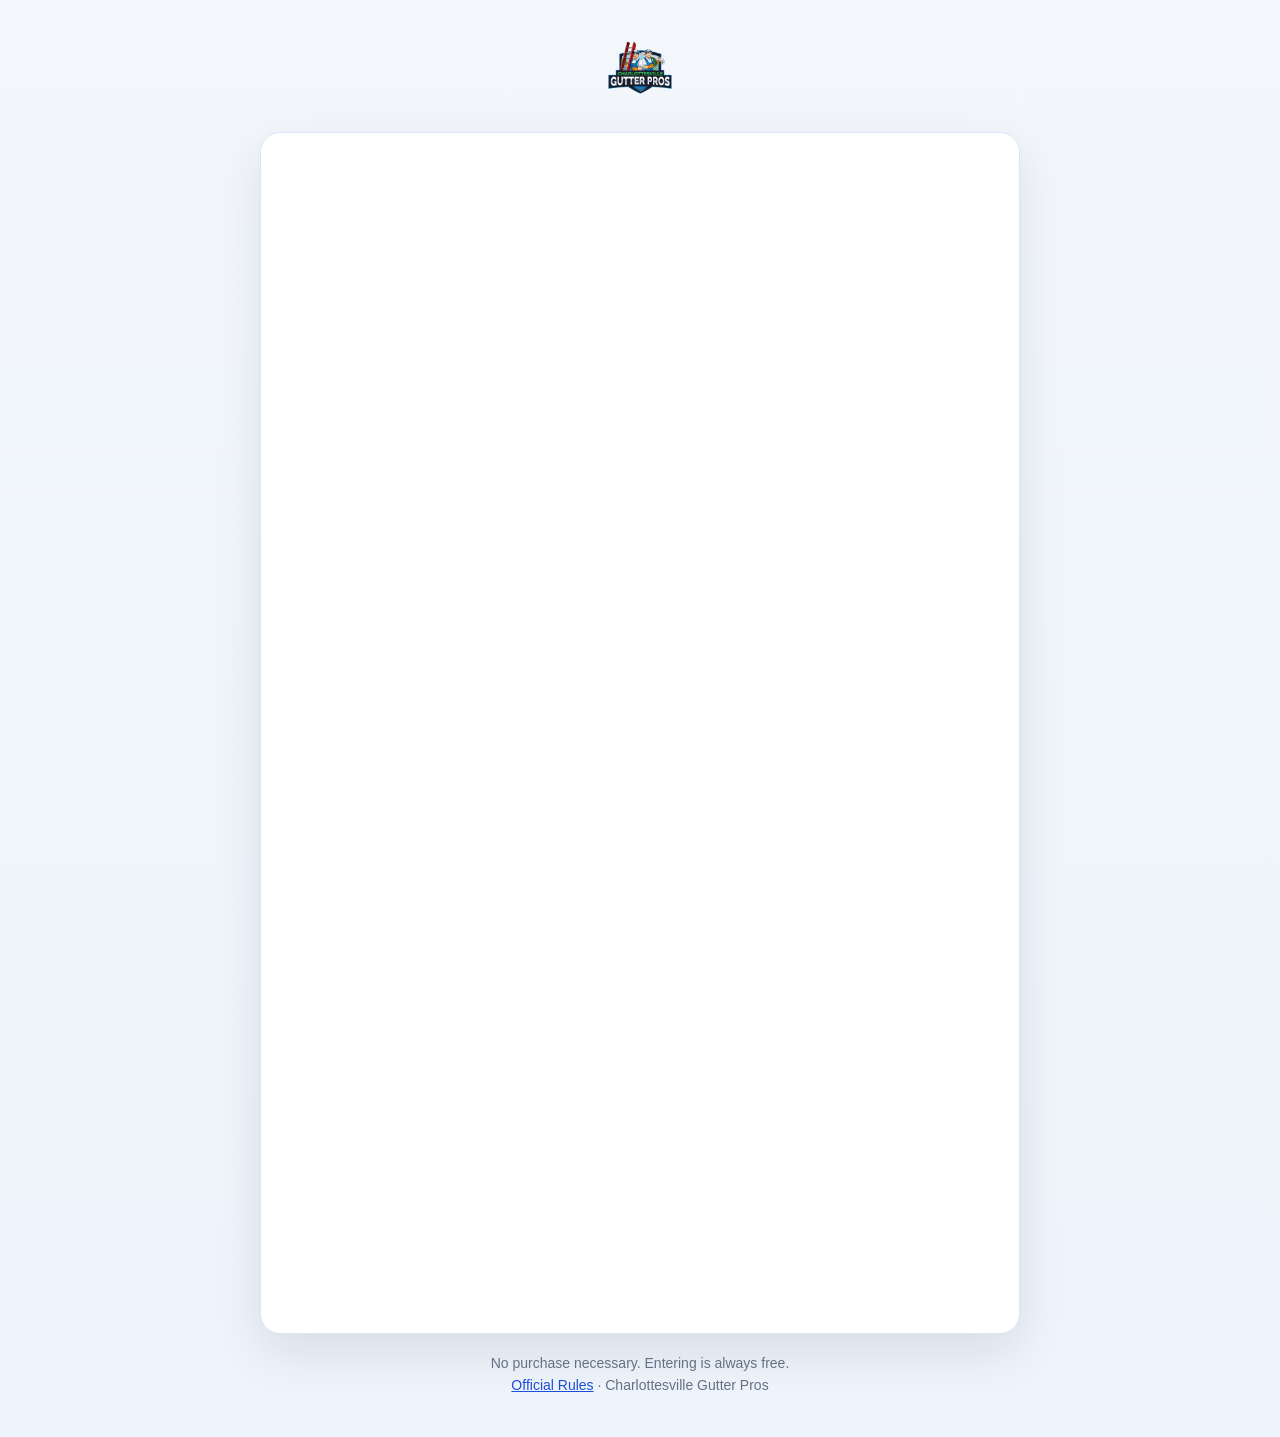
<file: giveaway/index.html>
<!DOCTYPE html>
<html lang="en">
<head>
  <meta charset="UTF-8" />
  <meta name="viewport" content="width=device-width, initial-scale=1.0" />
  <title>Free Gutter Replacement Giveaway | Charlottesville Gutter Pros</title>
  <meta name="description" content="Enter the Charlottesville Gutter Pros Free Gutter Replacement Giveaway — open August 4–31, 2026 to homeowners 55+ in Charlottesville and Albemarle County." />
  <style>
    * { box-sizing: border-box; }
    body {
      margin: 0;
      padding: 24px 12px 40px;
      font-family: -apple-system, BlinkMacSystemFont, 'Segoe UI', Roboto, Arial, sans-serif;
      background: linear-gradient(180deg, #f3f7fc 0%, #eef4fb 100%);
      color: #101828;
      min-height: 100vh;
    }
    .top {
      max-width: 760px;
      margin: 0 auto 8px;
      text-align: center;
    }
    .top img { height: 96px; }
    .frame-wrap {
      max-width: 760px;
      margin: 0 auto;
      background: #fff;
      border: 1px solid #dbe6f5;
      border-radius: 20px;
      box-shadow: 0 18px 50px rgba(16, 24, 40, 0.1);
      overflow: hidden;
    }
    iframe { display: block; width: 100%; border: none; }
    footer {
      max-width: 760px;
      margin: 18px auto 0;
      text-align: center;
      color: #667085;
      font-size: 14px;
      line-height: 1.6;
    }
    footer a { color: #1d4ed8; }
  </style>
</head>
<body>
  <div class="top">
    <img src="../logo.png" alt="Charlottesville Gutter Pros" />
  </div>

  <div class="frame-wrap">
    <iframe
      id="JotFormIFrame-262155889275067"
      title="Free Gutter Replacement Giveaway - Entry Form"
      src="https://form.jotform.com/262155889275067"
      allow="geolocation; microphone; camera; fullscreen"
      scrolling="no"
      style="min-height: 1200px;"
    ></iframe>
  </div>

  <footer>
    No purchase necessary. Entering is always free.<br />
    <a href="/giveaway-rules.html">Official Rules</a> &middot; Charlottesville Gutter Pros
  </footer>

  <script src="https://cdn.jotfor.ms/s/umd/latest/for-form-embed-handler.js"></script>
  <script>
    window.jotformEmbedHandler("iframe[id='JotFormIFrame-262155889275067']", "https://form.jotform.com/262155889275067");
  </script>
</body>
</html>
</file>
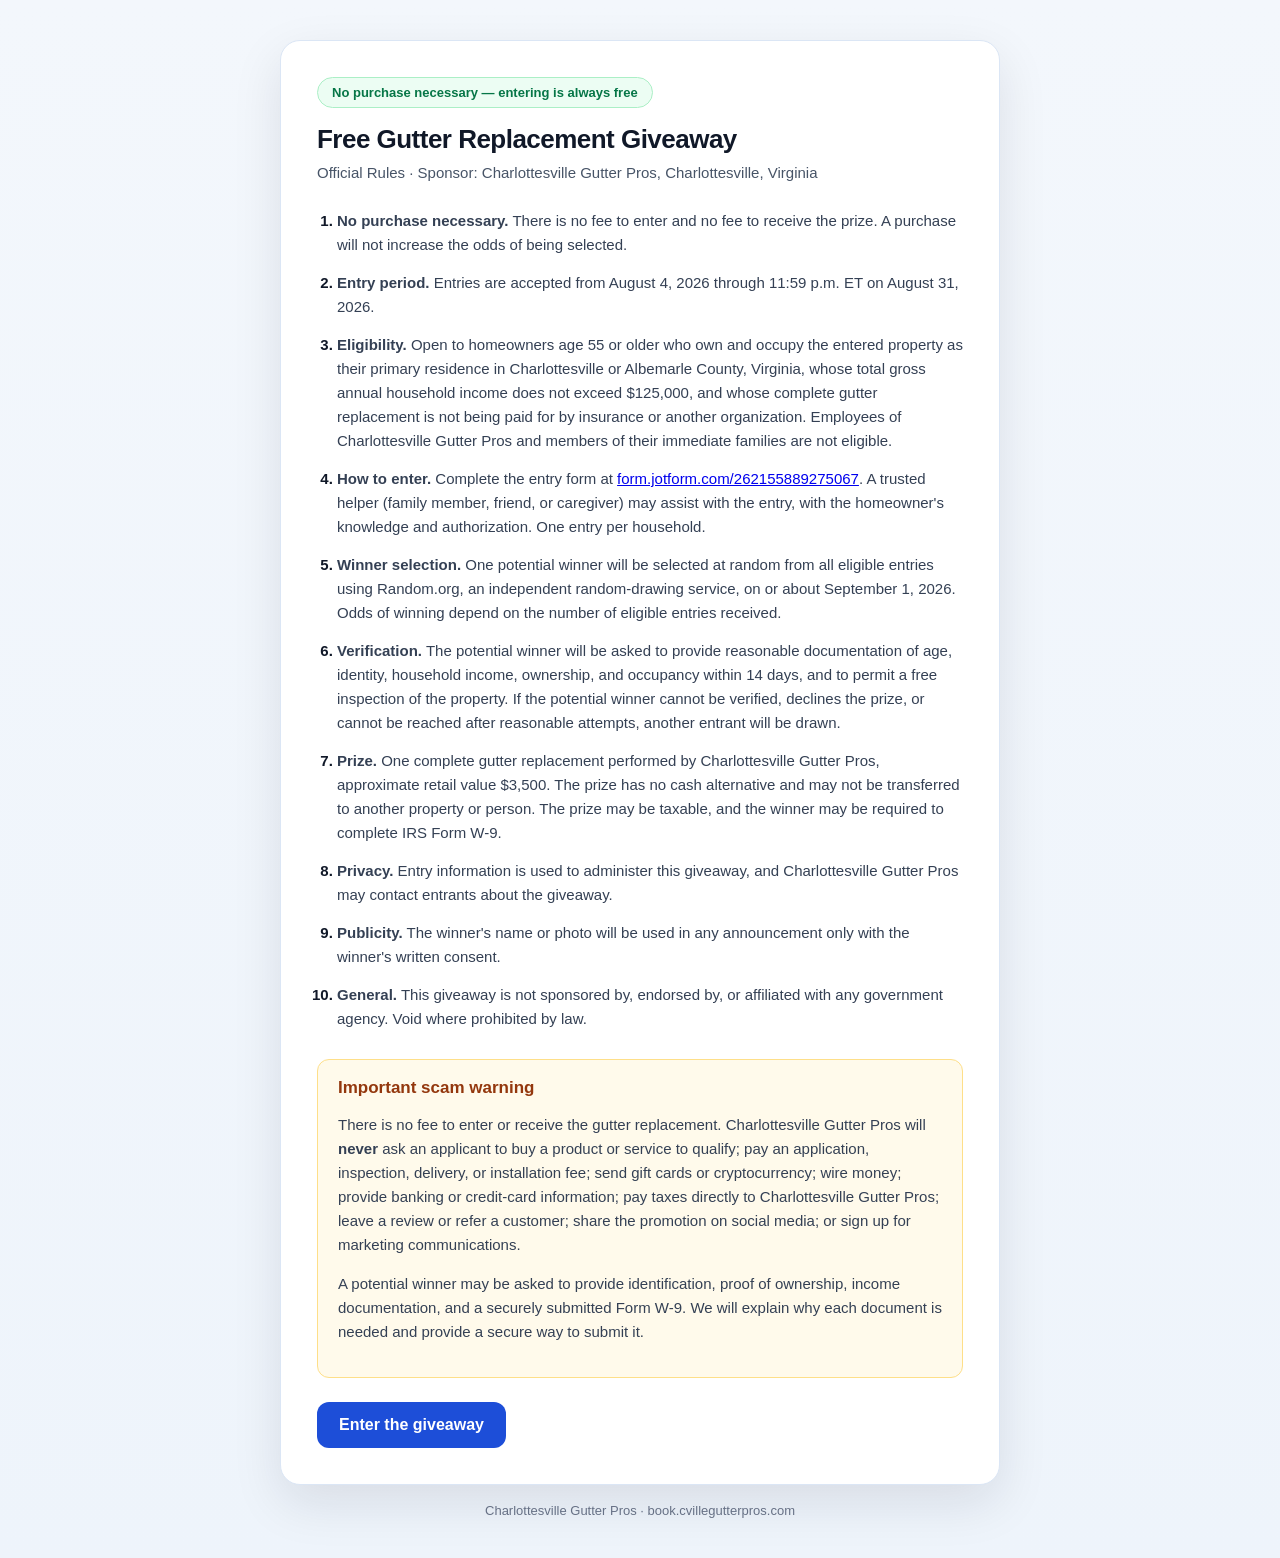
<file: giveaway-rules.html>
<!DOCTYPE html>
<html lang="en">
<head>
  <meta charset="UTF-8" />
  <meta name="viewport" content="width=device-width, initial-scale=1.0" />
  <title>Official Rules — Free Gutter Replacement Giveaway | Charlottesville Gutter Pros</title>
  <style>
    * { box-sizing: border-box; }
    body {
      margin: 0;
      padding: 40px 20px;
      font-family: -apple-system, BlinkMacSystemFont, 'Segoe UI', Roboto, Arial, sans-serif;
      background: linear-gradient(180deg, #f3f7fc 0%, #eef4fb 100%);
      color: #101828;
      min-height: 100vh;
    }
    .card {
      max-width: 720px;
      margin: 0 auto;
      padding: 36px;
      background: #fff;
      border: 1px solid #dbe6f5;
      border-radius: 20px;
      box-shadow: 0 18px 50px rgba(16, 24, 40, 0.1);
    }
    .badge {
      display: inline-flex;
      align-items: center;
      padding: 7px 14px;
      background: #ecfdf3;
      border: 1px solid #abefc6;
      border-radius: 999px;
      color: #067647;
      font-size: 13px;
      font-weight: 700;
      margin-bottom: 16px;
    }
    h1 { margin: 0 0 6px; font-size: 26px; letter-spacing: -0.02em; }
    .subtitle { margin: 0 0 24px; color: #475467; font-size: 15px; }
    h2 { margin: 26px 0 8px; font-size: 17px; }
    p, li { color: #344054; line-height: 1.6; font-size: 15px; }
    ol.rules { padding-left: 20px; }
    ol.rules > li { margin-bottom: 14px; }
    ol.rules > li::marker { font-weight: 700; color: #101828; }
    .warning {
      margin-top: 28px;
      padding: 18px 20px;
      background: #fffaeb;
      border: 1px solid #fedf89;
      border-radius: 12px;
    }
    .warning h2 { margin-top: 0; color: #93370d; }
    .enter {
      display: inline-block;
      margin-top: 24px;
      padding: 14px 22px;
      background: #1d4ed8;
      color: #fff;
      text-decoration: none;
      border-radius: 12px;
      font-weight: 700;
    }
    .enter:hover { background: #1e40af; }
    footer { max-width: 720px; margin: 18px auto 0; text-align: center; color: #667085; font-size: 13px; }
  </style>
</head>
<body>
  <div class="card">
    <div class="badge">No purchase necessary — entering is always free</div>
    <h1>Free Gutter Replacement Giveaway</h1>
    <p class="subtitle">Official Rules &middot; Sponsor: Charlottesville Gutter Pros, Charlottesville, Virginia</p>

    <ol class="rules">
      <li><strong>No purchase necessary.</strong> There is no fee to enter and no fee to receive the prize. A purchase will not increase the odds of being selected.</li>
      <li><strong>Entry period.</strong> Entries are accepted from August 4, 2026 through 11:59 p.m. ET on August 31, 2026.</li>
      <li><strong>Eligibility.</strong> Open to homeowners age 55 or older who own and occupy the entered property as their primary residence in Charlottesville or Albemarle County, Virginia, whose total gross annual household income does not exceed $125,000, and whose complete gutter replacement is not being paid for by insurance or another organization. Employees of Charlottesville Gutter Pros and members of their immediate families are not eligible.</li>
      <li><strong>How to enter.</strong> Complete the entry form at <a href="https://form.jotform.com/262155889275067">form.jotform.com/262155889275067</a>. A trusted helper (family member, friend, or caregiver) may assist with the entry, with the homeowner's knowledge and authorization. One entry per household.</li>
      <li><strong>Winner selection.</strong> One potential winner will be selected at random from all eligible entries using Random.org, an independent random-drawing service, on or about September 1, 2026. Odds of winning depend on the number of eligible entries received.</li>
      <li><strong>Verification.</strong> The potential winner will be asked to provide reasonable documentation of age, identity, household income, ownership, and occupancy within 14 days, and to permit a free inspection of the property. If the potential winner cannot be verified, declines the prize, or cannot be reached after reasonable attempts, another entrant will be drawn.</li>
      <li><strong>Prize.</strong> One complete gutter replacement performed by Charlottesville Gutter Pros, approximate retail value $3,500. The prize has no cash alternative and may not be transferred to another property or person. The prize may be taxable, and the winner may be required to complete IRS Form W-9.</li>
      <li><strong>Privacy.</strong> Entry information is used to administer this giveaway, and Charlottesville Gutter Pros may contact entrants about the giveaway.</li>
      <li><strong>Publicity.</strong> The winner's name or photo will be used in any announcement only with the winner's written consent.</li>
      <li><strong>General.</strong> This giveaway is not sponsored by, endorsed by, or affiliated with any government agency. Void where prohibited by law.</li>
    </ol>

    <div class="warning">
      <h2>Important scam warning</h2>
      <p>There is no fee to enter or receive the gutter replacement. Charlottesville Gutter Pros will <strong>never</strong> ask an applicant to buy a product or service to qualify; pay an application, inspection, delivery, or installation fee; send gift cards or cryptocurrency; wire money; provide banking or credit-card information; pay taxes directly to Charlottesville Gutter Pros; leave a review or refer a customer; share the promotion on social media; or sign up for marketing communications.</p>
      <p>A potential winner may be asked to provide identification, proof of ownership, income documentation, and a securely submitted Form W-9. We will explain why each document is needed and provide a secure way to submit it.</p>
    </div>

    <a class="enter" href="https://form.jotform.com/262155889275067">Enter the giveaway</a>
  </div>
  <footer>Charlottesville Gutter Pros &middot; book.cvillegutterpros.com</footer>
</body>
</html>
</file>
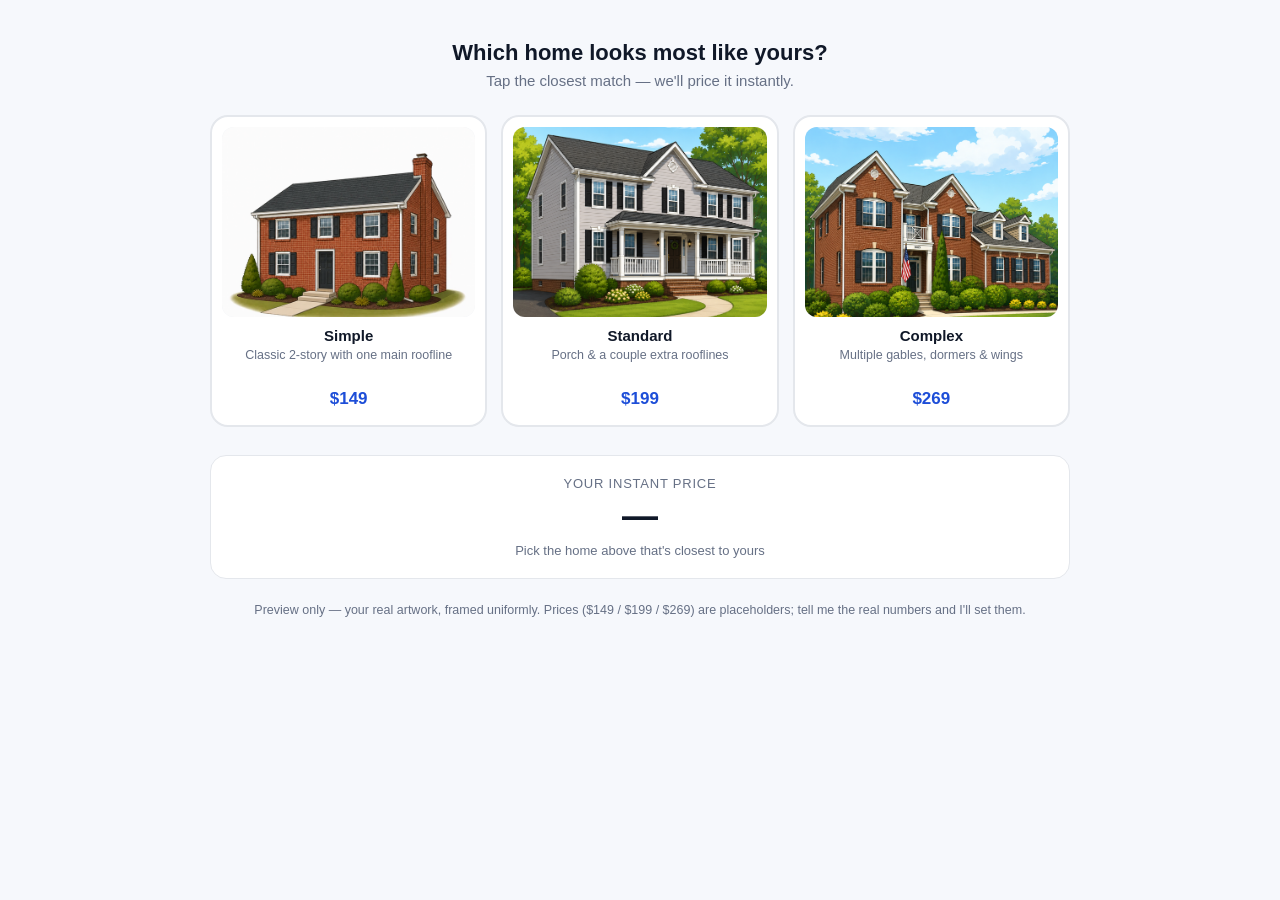
<file: house-preview.html>
<!DOCTYPE html>
<html lang="en">
<head>
<meta charset="UTF-8" />
<meta name="viewport" content="width=device-width, initial-scale=1" />
<title>CGP — Pick Your Home (preview)</title>
<style>
  :root { --blue:#1d4ed8; --blue-soft:#eff4ff; --ink:#101828; --muted:#667085; --line:#e4e7ec; }
  * { box-sizing: border-box; }
  body { margin:0; font-family:-apple-system,BlinkMacSystemFont,"Segoe UI",Roboto,Helvetica,Arial,sans-serif; background:#f6f8fc; color:var(--ink); padding:40px 16px; }
  .wrap { max-width:860px; margin:0 auto; }
  h1 { font-size:22px; margin:0 0 6px; text-align:center; }
  .sub { text-align:center; color:var(--muted); margin:0 0 26px; font-size:15px; }
  .houses { display:grid; grid-template-columns:repeat(3,1fr); gap:14px; }
  @media (max-width:620px){ .houses{ grid-template-columns:1fr; } }

  .house-card { background:#fff; border:2px solid var(--line); border-radius:18px; padding:10px 10px 16px; cursor:pointer; text-align:center; transition:transform .15s ease,box-shadow .15s ease,border-color .15s ease; position:relative; user-select:none; overflow:hidden; }
  .house-card:hover { transform:translateY(-4px); box-shadow:0 12px 24px rgba(16,24,40,.10); border-color:#c7d4f7; }
  .house-card.selected { border-color:var(--blue); box-shadow:0 10px 22px rgba(29,78,216,.18); background:var(--blue-soft); }

  .img-frame { aspect-ratio:4/3; border-radius:12px; overflow:hidden; background:#eef2f7; }
  .img-frame img { width:100%; height:100%; object-fit:cover; object-position:center 55%; display:block; transition:transform .2s ease; }
  .house-card:hover .img-frame img { transform:scale(1.04); }

  .house-name { font-weight:700; font-size:15px; margin-top:10px; }
  .house-desc { font-size:12.5px; color:var(--muted); margin-top:3px; line-height:1.4; min-height:34px; }
  .house-price { font-weight:800; font-size:17px; color:var(--blue); margin-top:8px; }
  .check { position:absolute; top:14px; right:14px; width:26px; height:26px; border-radius:50%; background:var(--blue); color:#fff; display:none; align-items:center; justify-content:center; font-size:15px; font-weight:700; box-shadow:0 2px 6px rgba(29,78,216,.4); z-index:2; }
  .house-card.selected .check { display:flex; }

  .result { margin-top:28px; text-align:center; background:#fff; border:1px solid var(--line); border-radius:16px; padding:20px; }
  .result .label { color:var(--muted); font-size:13px; text-transform:uppercase; letter-spacing:.06em; }
  .result .big { font-size:36px; font-weight:800; margin-top:4px; }
  .result .hint { color:var(--muted); font-size:13px; margin-top:6px; }
  .note { margin-top:22px; font-size:12.5px; color:var(--muted); text-align:center; line-height:1.5; }
</style>
</head>
<body>
<div class="wrap">
  <h1>Which home looks most like yours?</h1>
  <p class="sub">Tap the closest match — we'll price it instantly.</p>

  <div class="houses" id="houses">

    <div class="house-card" data-key="simple" data-price="149">
      <div class="check">✓</div>
      <div class="img-frame"><img src="house-simple.png" alt="Simple brick colonial home" /></div>
      <div class="house-name">Simple</div>
      <div class="house-desc">Classic 2-story with one main roofline</div>
      <div class="house-price">$149</div>
    </div>

    <div class="house-card" data-key="standard" data-price="199">
      <div class="check">✓</div>
      <div class="img-frame"><img src="house-standard.png" alt="Standard home with front porch and gable" /></div>
      <div class="house-name">Standard</div>
      <div class="house-desc">Porch &amp; a couple extra rooflines</div>
      <div class="house-price">$199</div>
    </div>

    <div class="house-card" data-key="complex" data-price="269">
      <div class="check">✓</div>
      <div class="img-frame"><img src="house-complex.png" alt="Large home with multiple gables and dormers" /></div>
      <div class="house-name">Complex</div>
      <div class="house-desc">Multiple gables, dormers &amp; wings</div>
      <div class="house-price">$269</div>
    </div>

  </div>

  <div class="result">
    <div class="label">Your instant price</div>
    <div class="big" id="priceOut">—</div>
    <div class="hint" id="hintOut">Pick the home above that's closest to yours</div>
  </div>

  <p class="note">
    Preview only — your real artwork, framed uniformly. Prices ($149 / $199 / $269) are placeholders;
    tell me the real numbers and I'll set them.
  </p>
</div>

<script>
  const cards = document.querySelectorAll('.house-card');
  const priceOut = document.getElementById('priceOut');
  const hintOut = document.getElementById('hintOut');
  cards.forEach(card => {
    card.addEventListener('click', () => {
      cards.forEach(c => c.classList.remove('selected'));
      card.classList.add('selected');
      priceOut.textContent = '$' + card.dataset.price;
      hintOut.textContent = card.querySelector('.house-name').textContent + ' selected — a $25 deposit holds your spot.';
    });
  });
</script>
</body>
</html>
</file>
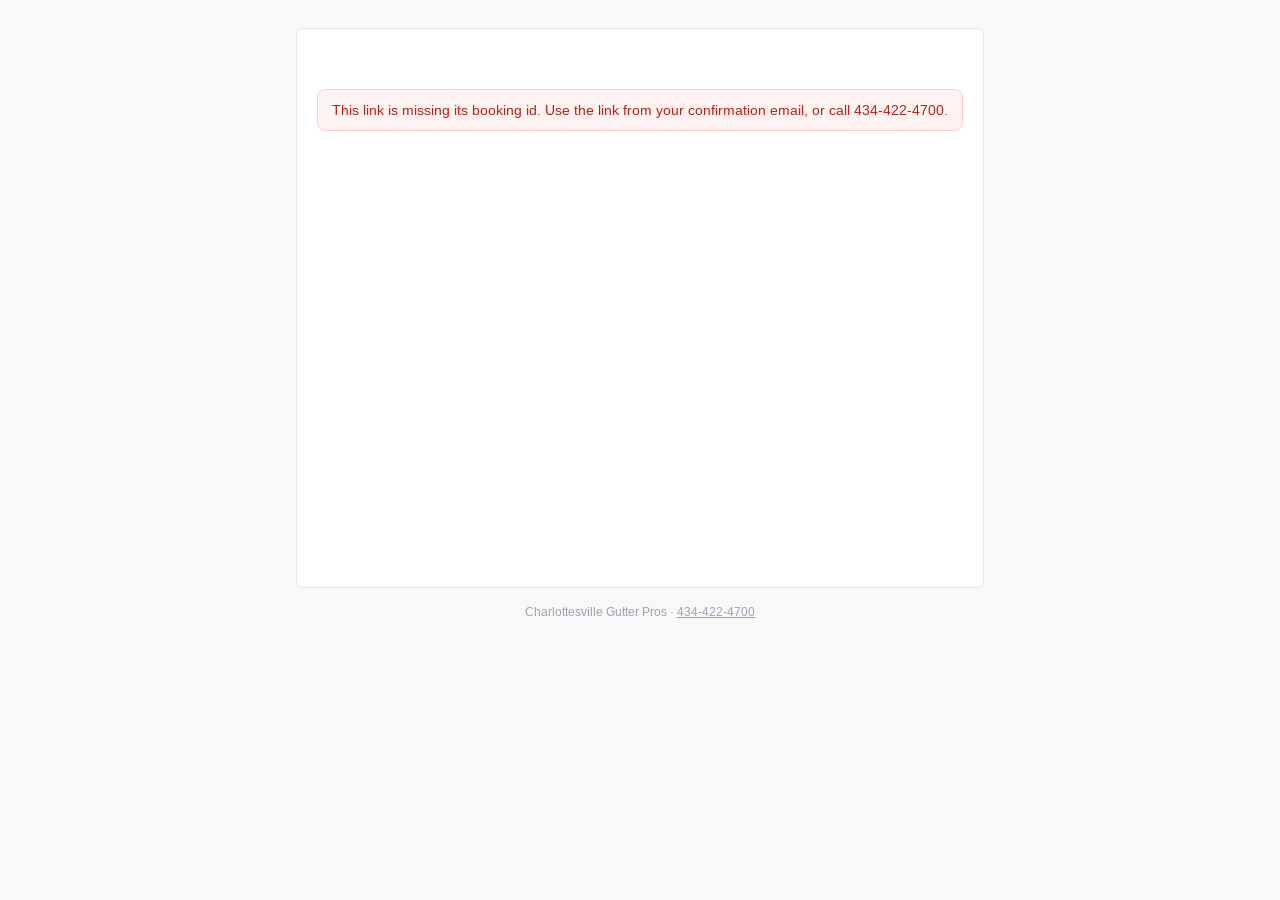
<file: manage.html>
<!DOCTYPE html>
<html lang="en">
<head>
  <meta charset="UTF-8" />
  <meta name="viewport" content="width=device-width, initial-scale=1.0" />
  <meta name="robots" content="noindex" />
  <title>Your booking — Charlottesville Gutter Pros</title>
  <link rel="preconnect" href="https://fonts.googleapis.com" />
  <link rel="preconnect" href="https://fonts.gstatic.com" crossorigin />
  <link rel="stylesheet" href="https://fonts.googleapis.com/css2?family=Poppins:wght@500;600;700;800&family=Arimo:wght@400;700&display=swap" />
  <link rel="stylesheet" href="booking.css" />
</head>
<body>
  <!-- Reschedule / cancel. The link in every confirmation and reminder email
       carries the booking id (?t=…); that id is the whole credential, the
       same way Calendly's links work. Logic: booking.js -->
  <div class="bk-page">
    <div>
      <div class="bk" id="bk"><div class="bk-loading"><div class="bk-spin"></div>Finding your booking&hellip;</div></div>
      <div class="bk-foot">Charlottesville Gutter Pros &middot; <a href="tel:+14344224700">434-422-4700</a></div>
    </div>
  </div>
  <script src="booking.js"></script>
  <script>
    (function () {
      var q = new URLSearchParams(location.search);
      var t = q.get('t') || '';
      var el = document.getElementById('bk');
      if (!t) { el.innerHTML = '<div class="bk-loading"><div class="bk-error">This link is missing its booking id. Use the link from your confirmation email, or call 434-422-4700.</div></div>'; return; }
      window.CGPBooking.mount(el, { token: t });
    })();
  </script>
</body>
</html>
</file>
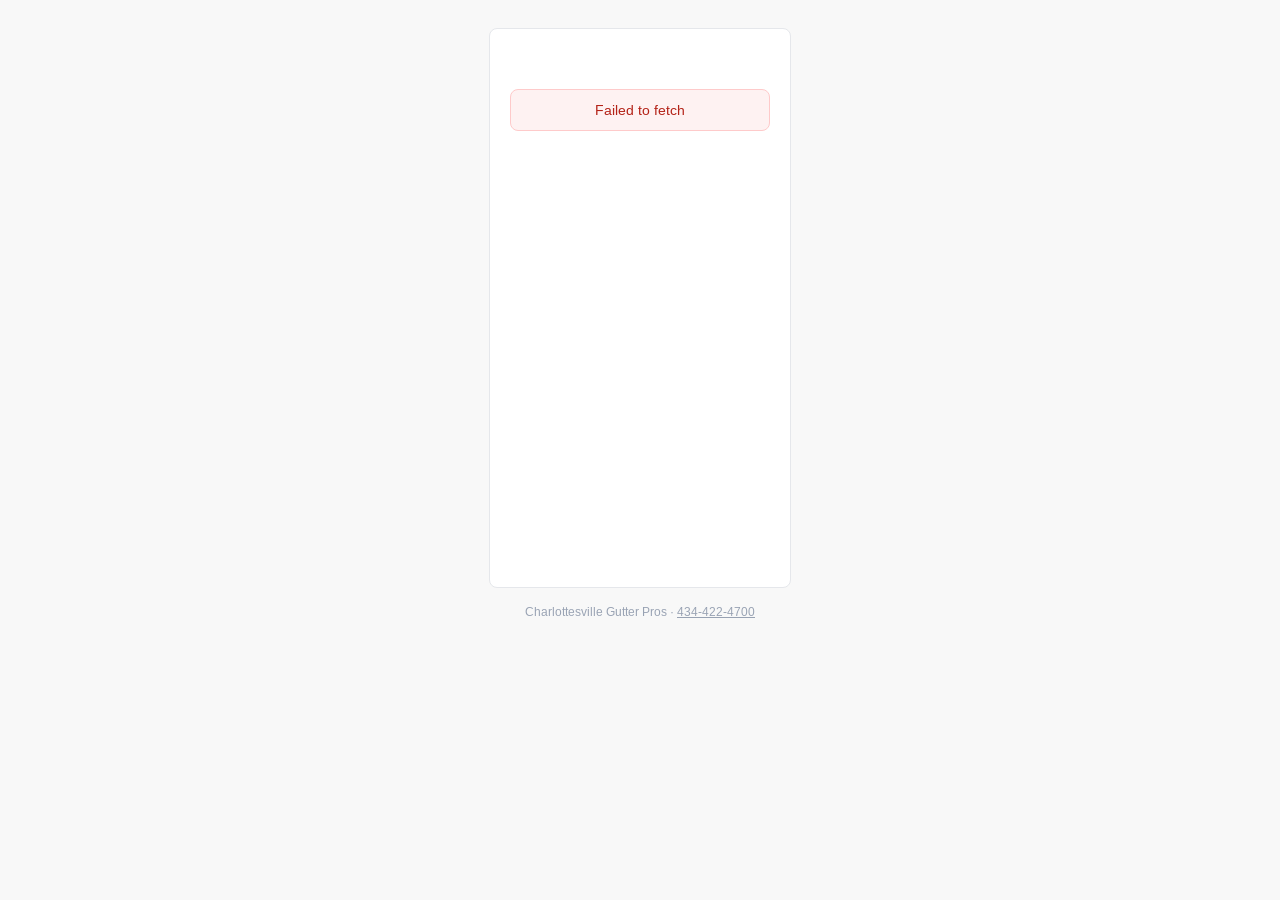
<file: schedule.html>
<!DOCTYPE html>
<html lang="en">
<head>
  <meta charset="UTF-8" />
  <meta name="viewport" content="width=device-width, initial-scale=1.0" />
  <meta name="robots" content="noindex" />
  <title>Pick a time — Charlottesville Gutter Pros</title>
  <link rel="preconnect" href="https://wmmhvguajkeiyhmfmilu.supabase.co" crossorigin />
  <link rel="preconnect" href="https://fonts.googleapis.com" />
  <link rel="preconnect" href="https://fonts.gstatic.com" crossorigin />
  <link rel="stylesheet" href="https://fonts.googleapis.com/css2?family=Poppins:wght@500;600;700;800&family=Arimo:wght@400;700&display=swap" />
  <link rel="stylesheet" href="booking.css" />
</head>
<body>
  <!-- Our own scheduler (replaced Calendly 2026-10-22). ?service=cleaning is
       where thanks.html sends a paid customer; ?service=assessment&embed=1 is
       the panel on the booking page. Logic: booking.js -->
  <div class="bk-page">
    <div>
      <div class="bk" id="bk"><div class="bk-loading"><div class="bk-spin"></div>Loading times&hellip;</div></div>
      <div class="bk-foot" id="bkFoot">Charlottesville Gutter Pros &middot; <a href="tel:+14344224700">434-422-4700</a></div>
    </div>
  </div>
  <script src="booking.js"></script>
  <script>
    (function () {
      var q = new URLSearchParams(location.search);
      var embed = q.get('embed') === '1';
      if (embed) document.getElementById('bkFoot').hidden = true;
      window.CGPBooking.mount(document.getElementById('bk'), {
        service: q.get('service') === 'assessment' ? 'assessment' : 'cleaning',
        embed: embed,
        // mode=hold: pick-then-pay — hold the time, tell the booking page, no form
        mode: q.get('mode') === 'hold' ? 'hold' : undefined,
        // staff booking for a customer: not counted in stats. The Staff switch
        // sticks on the device, so the assessment calendar honours it too.
        office: q.get('office') === '1' || (q.get('office') !== '0' && (function () { try { return localStorage.getItem('cgp_office') === '1'; } catch (_) { return false; } })()),
        minutes: q.get('minutes'),         // arrival-window length, from the house size on the booking page
        zip: q.get('zip'),                 // the property ZIP from the booking page (time first, details later)
      });
    })();
  </script>
</body>
</html>
</file>
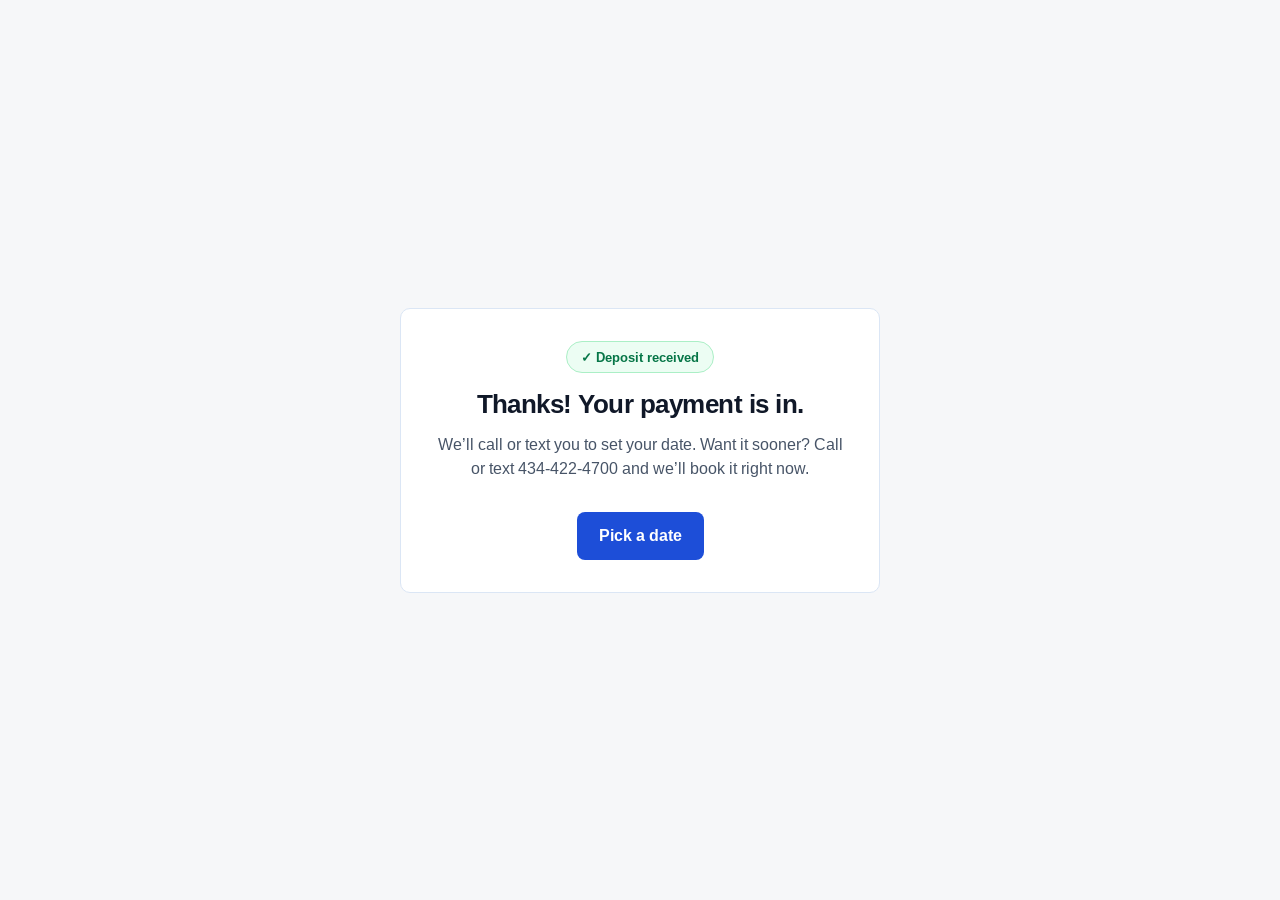
<file: thanks.html>
<!DOCTYPE html>
<html lang="en">
<head>
  <meta charset="UTF-8" />
  <meta name="viewport" content="width=device-width, initial-scale=1.0" />
  <title>Schedule Your Gutter Cleaning</title>
    <link rel="preconnect" href="https://fonts.googleapis.com" />
  <link rel="preconnect" href="https://fonts.gstatic.com" crossorigin />
  <link rel="stylesheet" href="https://fonts.googleapis.com/css2?family=Poppins:wght@500;600;700;800&family=Arimo:wght@400;700&display=swap" />
<style>
    * { box-sizing: border-box; }
    body {
      margin: 0;
      padding: 40px 20px;
      font-family: Arimo, Arial, -apple-system, BlinkMacSystemFont, 'Segoe UI', Roboto, Arial, sans-serif;
      background: #f6f7f9;
      color: #101828;
      min-height: 100vh;
      display: flex;
      align-items: center;
      justify-content: center;
    }
    .card {
      max-width: 480px;
      width: 100%;
      padding: 32px;
      transition: max-width .2s ease;
      background: #fff;
      border: 1px solid #dbe6f5;
      border-radius: 10px;
      box-shadow: none;
      text-align: center;
    }
    .paid {
      display: inline-flex;
      align-items: center;
      gap: 8px;
      padding: 7px 14px;
      background: #ecfdf3;
      border: 1px solid #abefc6;
      border-radius: 999px;
      color: #067647;
      font-size: 13px;
      font-weight: 700;
      margin-bottom: 16px;
    }
    h1 { margin: 0 0 12px; font-size: 26px; letter-spacing: -0.02em; }
    p { margin: 0 0 20px; color: #475467; line-height: 1.5; }
    .fallback {
      display: inline-block;
      margin-top: 12px;
      padding: 14px 22px;
      background: #1d4ed8;
      color: #fff;
      text-decoration: none;
      border-radius: 8px;
      font-weight: 700;
    }
    .fallback:hover { background: #1e40af; }
    .spinner {
      margin: 0 auto 16px;
      width: 32px;
      height: 32px;
      border: 3px solid #e4e7ec;
      border-top-color: #1d4ed8;
      border-radius: 50%;
      animation: spin 0.8s linear infinite;
    }
    @keyframes spin { to { transform: rotate(360deg); } }
  </style>
</head>
<body>
  <div class="card">
    <div class="paid">✓ Deposit received</div>
    <div class="spinner" aria-hidden="true"></div>
    <h1 id="thanksH1">Thanks! You're all set.</h1>
    <p id="thanksP">Confirming your date&hellip;</p>
    <a id="fallback" class="fallback" href="schedule.html?service=cleaning" hidden>Pick a date</a>
  </div>

  <script>
    // Our own scheduler (replaced Calendly 2026-10-22). It reads the lead
    // from localStorage itself (name, email, phone, address, ZIP, timestamp)
    // and the timestamp is how the booking finds its paid row in the sheet.
    const SCHEDULE_URL = 'schedule.html?service=cleaning';
    const APPS_SCRIPT_URL = 'https://script.google.com/macros/s/AKfycbwqXVInrbcXK5Z4YLU-rFqa3d4ycv0GYOdSFP_D9O4opkOI1KZQqDCKspUPj6GtYacr/exec';

    function readLead() {
      try {
        const raw = localStorage.getItem('cgp_lastLead');
        if (raw) return JSON.parse(raw);
      } catch (_) { /* ignore */ }
      return null;
    }

    function sendBuyerConfirmation(lead) {
      if (!lead || !lead.email) return;
      // De-dupe: if we already fired the confirmation for this exact lead, skip.
      // (Square can sometimes re-redirect to thanks.html, e.g. on a back button.)
      try {
        const stamp = lead.timestamp || '';
        const seen = localStorage.getItem('cgp_confirmSent');
        if (seen && seen === stamp) return;
        localStorage.setItem('cgp_confirmSent', stamp);
      } catch (_) { /* ignore */ }

      const payload = Object.assign({}, lead, { action: 'confirm' });
      try {
        const blob = new Blob([JSON.stringify(payload)], { type: 'text/plain;charset=utf-8' });
        const queued = navigator.sendBeacon(APPS_SCRIPT_URL, blob);
        if (!queued) {
          fetch(APPS_SCRIPT_URL, {
            method: 'POST',
            body: JSON.stringify(payload),
            headers: { 'Content-Type': 'text/plain;charset=utf-8' },
            keepalive: true,
          }).catch(() => {});
        }
      } catch (_) { /* ignore */ }
    }

    const lead = readLead();
    const target = SCHEDULE_URL;
    // Pick-then-pay (2026-10-22): the customer chose their time BEFORE paying,
    // so this page is the "You are scheduled" screen. The deposit turns the
    // held slot into the booking (the Apps Script does that within a minute
    // and sends the confirmation with the calendar invite). Only someone who
    // skipped the date picker gets sent to schedule.html the old way.
    let holdToken = '';
    try { holdToken = localStorage.getItem('cgp_hold') || ''; } catch (_) {}
    const hasHold = /^[0-9a-f-]{36}$/i.test(holdToken);
    if (!hasHold) sendBuyerConfirmation(lead);   // with a hold, the scheduler's confirmation (with invite) replaces this

    // Start Jobber + the confirmation email now instead of waiting for the
    // every-minute checker (2026-11-17). Matters most after Square's own
    // checkout page, where nothing else tells the script the money is in.
    // Harmless when the card box already sent it: the script does it once.
    if (hasHold) {
      try {
        navigator.sendBeacon(APPS_SCRIPT_URL,
          new Blob([JSON.stringify({ action: 'after_paid', hold: holdToken })], { type: 'text/plain;charset=utf-8' }));
      } catch (_) {}
    }

    // Funnel analytics: Square only sends people here after a successful
    // payment, so this is the client-side end of the funnel. The authoritative
    // paid count is still the leads sheet (Square is polled directly) — this
    // exists so the event trail has a matching finish line. sendBeacon because
    // we redirect to the scheduler a moment later.
    try {
      // The session id lives in sessionStorage, which some browsers drop across
      // the trip to Square and back (2 of 7 deposits in Sep 2026 came back with
      // none). The lead record and localStorage carry a copy. (2026-09-30)
      let sid = '';
      try { sid = sessionStorage.getItem('cgp_sid') || ''; } catch (_) {}
      if (!sid) { try { sid = (lead && lead.session) || localStorage.getItem('cgp_sid') || ''; } catch (_) {} }
      const evt = {
        action: 'event', event: 'deposit_paid', session: sid,
        // No lead and no hold on this device = a payment our page did not
        // start (an old Square link, another browser). The script emails the
        // office so somebody calls them instead of the scheduler failing.
        orphan: (!lead && !hasHold) ? 1 : 0,
        device: matchMedia('(max-width: 760px)').matches ? 'mobile' : 'desktop',
        page: location.pathname, price: lead && lead.finalPrice ? lead.finalPrice : '',
        plan: lead && (lead.planName || lead.plan) ? (lead.planName || lead.plan) : '',
      };
      navigator.sendBeacon(APPS_SCRIPT_URL,
        new Blob([JSON.stringify(evt)], { type: 'text/plain;charset=utf-8' }));

      // Supabase — the copy the admin app reads. Publishable key: RLS allows
      // INSERT only, so it can add this row but never read the funnel back.
      fetch('https://wmmhvguajkeiyhmfmilu.supabase.co/rest/v1/booking_events', {
        method: 'POST', keepalive: true,
        headers: { 'apikey': 'sb_publishable_qTRQ_ECvykQgCBHWReXC7w_nt1HUv8Z',
                   'Content-Type': 'application/json', 'Prefer': 'return=minimal' },
        body: JSON.stringify({
          event: 'deposit_paid', session: sid,
          device: evt.device, page: location.pathname,
          price: evt.price === '' ? null : Number(evt.price),
          plan: evt.plan || null,
        }),
      }).catch(function () {});
    } catch (e) { /* never block the redirect */ }

    if (hasHold) {
      const card = document.querySelector('.card');
      card.style.maxWidth = '1040px';
      document.getElementById('thanksP').textContent = 'Your deposit is in. Here\u2019s your appointment.';
      const spin = document.querySelector('.spinner'); if (spin) spin.hidden = true;
      const link = document.createElement('link'); link.rel = 'stylesheet'; link.href = 'booking.css';
      document.head.appendChild(link);
      const host = document.createElement('div'); host.className = 'bk-page'; host.style.padding = '18px 0 0'; host.style.textAlign = 'left';
      host.innerHTML = '<div style="width:100%"><div class="bk" id="bk"></div></div>';
      card.appendChild(host);
      const js = document.createElement('script'); js.src = 'booking.js';
      js.onload = () => window.CGPBooking.mount(document.getElementById('bk'), { token: holdToken, confirmed: true });
      js.onerror = () => { window.location.replace(target); };
      document.head.appendChild(js);
    } else if (!lead) {
      // Paid, but this device never filled in our form (2026-11-06: a customer
      // reached Square through an old flat link). The scheduler would only
      // answer "payment not found", so promise a call instead.
      document.getElementById('thanksH1').textContent = 'Thanks! Your payment is in.';
      document.getElementById('thanksP').textContent = 'We\u2019ll call or text you to set your date. Want it sooner? Call or text 434-422-4700 and we\u2019ll book it right now.';
      const spin = document.querySelector('.spinner'); if (spin) spin.hidden = true;
    } else {
      document.getElementById('thanksH1').textContent = 'Thanks! One last step.';
      document.getElementById('thanksP').textContent = 'Sending you to pick a date for your gutter cleaning\u2026';
      document.getElementById('fallback').hidden = false;
      // Small delay so the user sees the "Sending you to..." card briefly,
      // which feels less abrupt than an instant flash-redirect.
      setTimeout(() => { window.location.replace(target); }, 600);
    }
  </script>
</body>
</html>
</file>
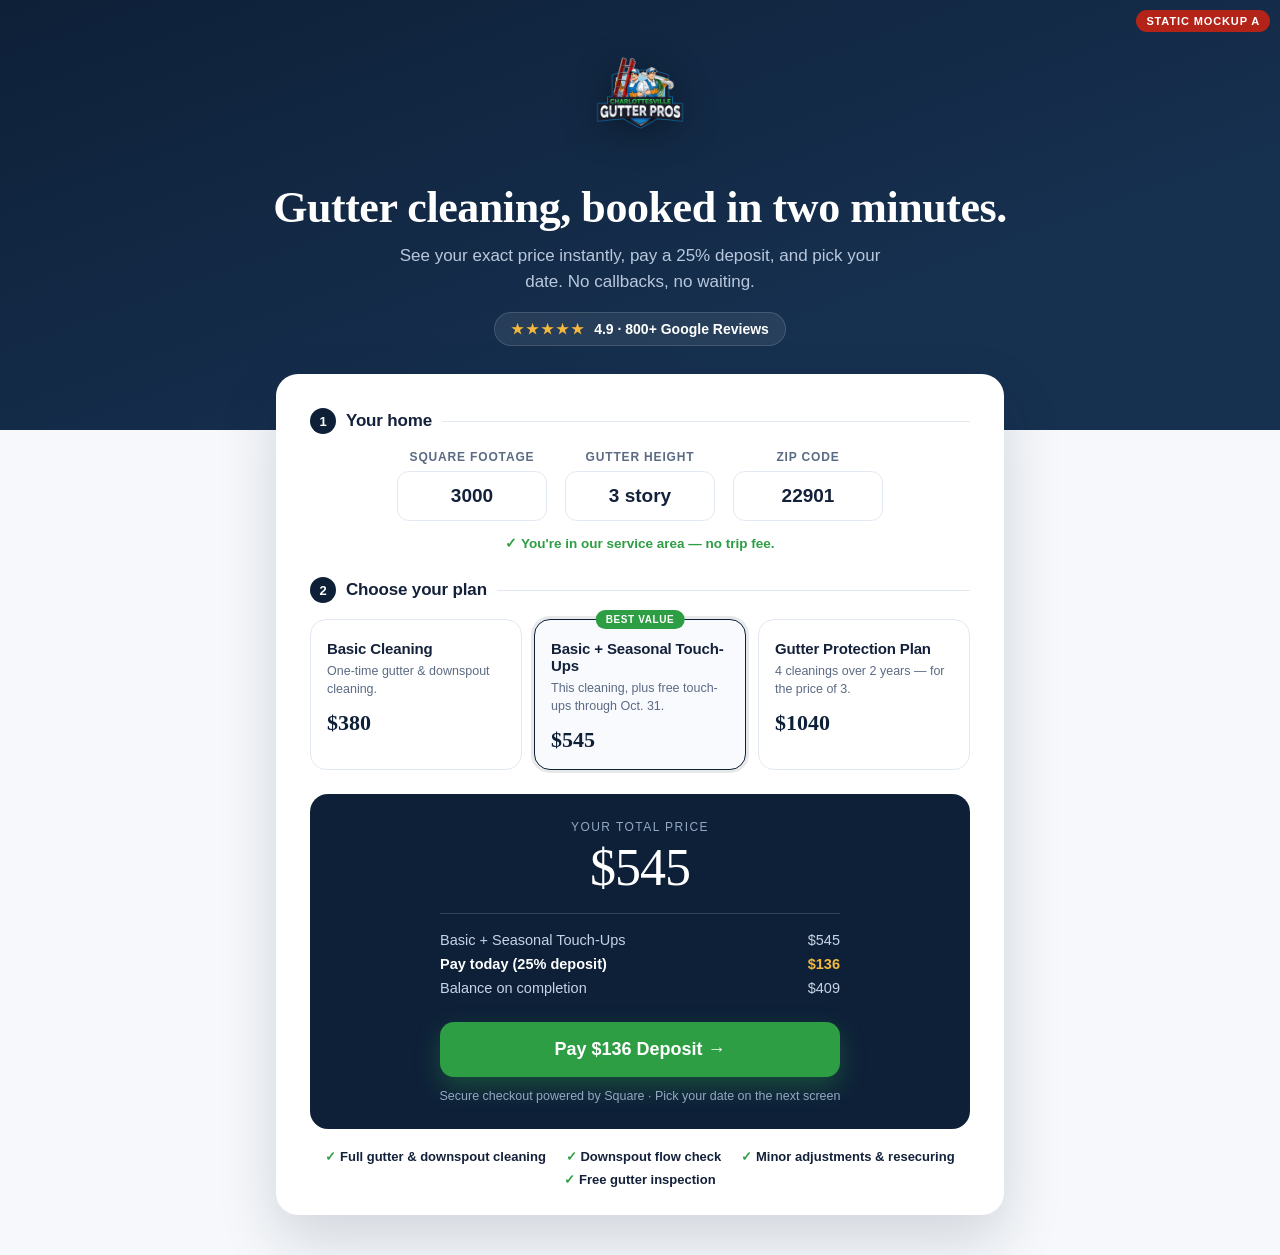
<file: previews/facelift-a-navy-premium.html>
<!DOCTYPE html>
<html lang="en">
<head>
<meta charset="UTF-8" />
<meta name="viewport" content="width=device-width, initial-scale=1.0" />
<title>Facelift A — Navy Premium (static mockup)</title>
<style>
  :root {
    --navy: #0e2038;
    --navy-2: #16304f;
    --blue: #2f7de1;
    --green: #2e9e44;
    --gold: #f5b73c;
    --ink: #14213a;
    --muted: #5b6b84;
    --line: #e3e9f2;
    --bg: #f6f8fb;
  }
  * { box-sizing: border-box; margin: 0; }
  body { font-family: -apple-system, BlinkMacSystemFont, "Segoe UI", Roboto, sans-serif; background: var(--bg); color: var(--ink); }
  .mock-tag { position: fixed; top: 10px; right: 10px; background: #b42318; color: #fff; font-size: 11px; font-weight: 800; letter-spacing: .08em; padding: 5px 10px; border-radius: 999px; z-index: 50; }

  /* ===== Hero band ===== */
  .hero { background: linear-gradient(160deg, var(--navy) 0%, var(--navy-2) 70%); color: #fff; padding: 34px 20px 84px; text-align: center; }
  .hero img { width: 130px; margin-bottom: 14px; filter: drop-shadow(0 6px 18px rgba(0,0,0,.35)); }
  .hero h1 { font-family: Georgia, 'Times New Roman', serif; font-size: clamp(30px, 5vw, 44px); letter-spacing: -.01em; margin-bottom: 10px; }
  .hero p { color: #b9c8dd; font-size: 17px; max-width: 520px; margin: 0 auto 18px; line-height: 1.5; }
  .hero .proof { display: inline-flex; align-items: center; gap: 8px; background: rgba(255,255,255,.08); border: 1px solid rgba(255,255,255,.14); padding: 8px 16px; border-radius: 999px; font-size: 14px; font-weight: 600; }
  .hero .stars { color: var(--gold); letter-spacing: 2px; }

  /* ===== Card ===== */
  .sheet { max-width: 760px; margin: -56px auto 40px; padding: 0 16px; }
  .card { background: #fff; border-radius: 22px; box-shadow: 0 24px 60px rgba(14,32,56,.16); padding: 34px 34px 28px; }
  .step { display: flex; align-items: center; gap: 10px; margin: 26px 0 16px; }
  .step:first-child { margin-top: 0; }
  .step .n { width: 26px; height: 26px; border-radius: 50%; background: var(--navy); color: #fff; font-size: 13px; font-weight: 800; display: grid; place-items: center; }
  .step .t { font-size: 17px; font-weight: 800; letter-spacing: -.01em; }
  .step .rule { flex: 1; height: 1px; background: var(--line); }

  .inputs { display: flex; flex-wrap: wrap; gap: 18px; justify-content: center; }
  .inp { text-align: center; }
  .inp label { display: block; font-size: 12px; font-weight: 700; text-transform: uppercase; letter-spacing: .07em; color: var(--muted); margin-bottom: 7px; }
  .inp .box { width: 150px; padding: 13px; border: 1.5px solid var(--line); border-radius: 12px; font-size: 19px; font-weight: 700; text-align: center; background: #fff; }
  .zip-ok { margin-top: 14px; text-align: center; font-size: 13.5px; font-weight: 600; color: var(--green); }

  /* Plans */
  .plans { display: grid; grid-template-columns: repeat(3, 1fr); gap: 12px; }
  .plan { position: relative; border: 1.5px solid var(--line); border-radius: 16px; padding: 20px 16px 16px; background: #fff; }
  .plan.sel { border-color: var(--navy); box-shadow: 0 0 0 3px rgba(14,32,56,.1); background: #f8fafd; }
  .plan .badge { position: absolute; top: -10px; left: 50%; transform: translateX(-50%); background: var(--green); color: #fff; font-size: 10px; font-weight: 800; letter-spacing: .06em; padding: 4px 10px; border-radius: 999px; text-transform: uppercase; white-space: nowrap; }
  .plan h3 { font-size: 15px; margin-bottom: 5px; letter-spacing: -.01em; }
  .plan p { font-size: 12.5px; color: var(--muted); line-height: 1.45; margin-bottom: 12px; }
  .plan .pp { font-family: Georgia, serif; font-size: 22px; font-weight: 700; color: var(--navy); }

  /* Price panel */
  .price-panel { margin-top: 24px; background: var(--navy); border-radius: 18px; color: #fff; padding: 26px 28px; text-align: center; }
  .price-panel .lbl { font-size: 12px; text-transform: uppercase; letter-spacing: .12em; color: #93a8c4; margin-bottom: 4px; }
  .price-panel .amt { font-family: Georgia, serif; font-size: 52px; letter-spacing: -.02em; }
  .rows { max-width: 400px; margin: 16px auto 0; border-top: 1px solid rgba(255,255,255,.15); padding-top: 14px; font-size: 14.5px; }
  .rows .r { display: flex; justify-content: space-between; padding: 4px 0; color: #c6d3e6; }
  .rows .r.hot { color: #fff; font-weight: 800; }
  .rows .r.hot .v { color: var(--gold); }
  .cta { display: block; width: 100%; max-width: 400px; margin: 22px auto 0; padding: 17px; background: var(--green); color: #fff; border: none; border-radius: 14px; font-size: 18px; font-weight: 800; cursor: pointer; box-shadow: 0 10px 24px rgba(46,158,68,.35); }
  .fine { margin-top: 12px; font-size: 12.5px; color: #93a8c4; }

  .includes { display: flex; flex-wrap: wrap; justify-content: center; gap: 8px 20px; margin-top: 20px; font-size: 13px; font-weight: 600; color: var(--ink); }
  .includes span::before { content: "✓ "; color: var(--green); font-weight: 800; }

  @media (max-width: 640px) { .plans { grid-template-columns: 1fr; } .card { padding: 24px 18px; } }
</style>
</head>
<body>
<div class="mock-tag">STATIC MOCKUP A</div>

<div class="hero">
  <img src="../logo.png" alt="Charlottesville Gutter Pros" />
  <h1>Gutter cleaning, booked in two minutes.</h1>
  <p>See your exact price instantly, pay a 25% deposit, and pick your date. No callbacks, no waiting.</p>
  <div class="proof"><span class="stars">★★★★★</span> 4.9 · 800+ Google Reviews</div>
</div>

<div class="sheet">
  <div class="card">
    <div class="step"><span class="n">1</span><span class="t">Your home</span><span class="rule"></span></div>
    <div class="inputs">
      <div class="inp"><label>Square footage</label><div class="box">3000</div></div>
      <div class="inp"><label>Gutter height</label><div class="box">3 story</div></div>
      <div class="inp"><label>ZIP code</label><div class="box">22901</div></div>
    </div>
    <p class="zip-ok">✓ You're in our service area — no trip fee.</p>

    <div class="step"><span class="n">2</span><span class="t">Choose your plan</span><span class="rule"></span></div>
    <div class="plans">
      <div class="plan">
        <h3>Basic Cleaning</h3>
        <p>One-time gutter &amp; downspout cleaning.</p>
        <div class="pp">$380</div>
      </div>
      <div class="plan sel">
        <span class="badge">Best value</span>
        <h3>Basic + Seasonal Touch-Ups</h3>
        <p>This cleaning, plus free touch-ups through Oct. 31.</p>
        <div class="pp">$545</div>
      </div>
      <div class="plan">
        <h3>Gutter Protection Plan</h3>
        <p>4 cleanings over 2 years — for the price of 3.</p>
        <div class="pp">$1040</div>
      </div>
    </div>

    <div class="price-panel">
      <div class="lbl">Your total price</div>
      <div class="amt">$545</div>
      <div class="rows">
        <div class="r"><span>Basic + Seasonal Touch-Ups</span><span>$545</span></div>
        <div class="r hot"><span>Pay today (25% deposit)</span><span class="v">$136</span></div>
        <div class="r"><span>Balance on completion</span><span>$409</span></div>
      </div>
      <button class="cta">Pay $136 Deposit →</button>
      <div class="fine">Secure checkout powered by Square · Pick your date on the next screen</div>
    </div>

    <div class="includes">
      <span>Full gutter &amp; downspout cleaning</span>
      <span>Downspout flow check</span>
      <span>Minor adjustments &amp; resecuring</span>
      <span>Free gutter inspection</span>
    </div>
  </div>
</div>
</body>
</html>
</file>
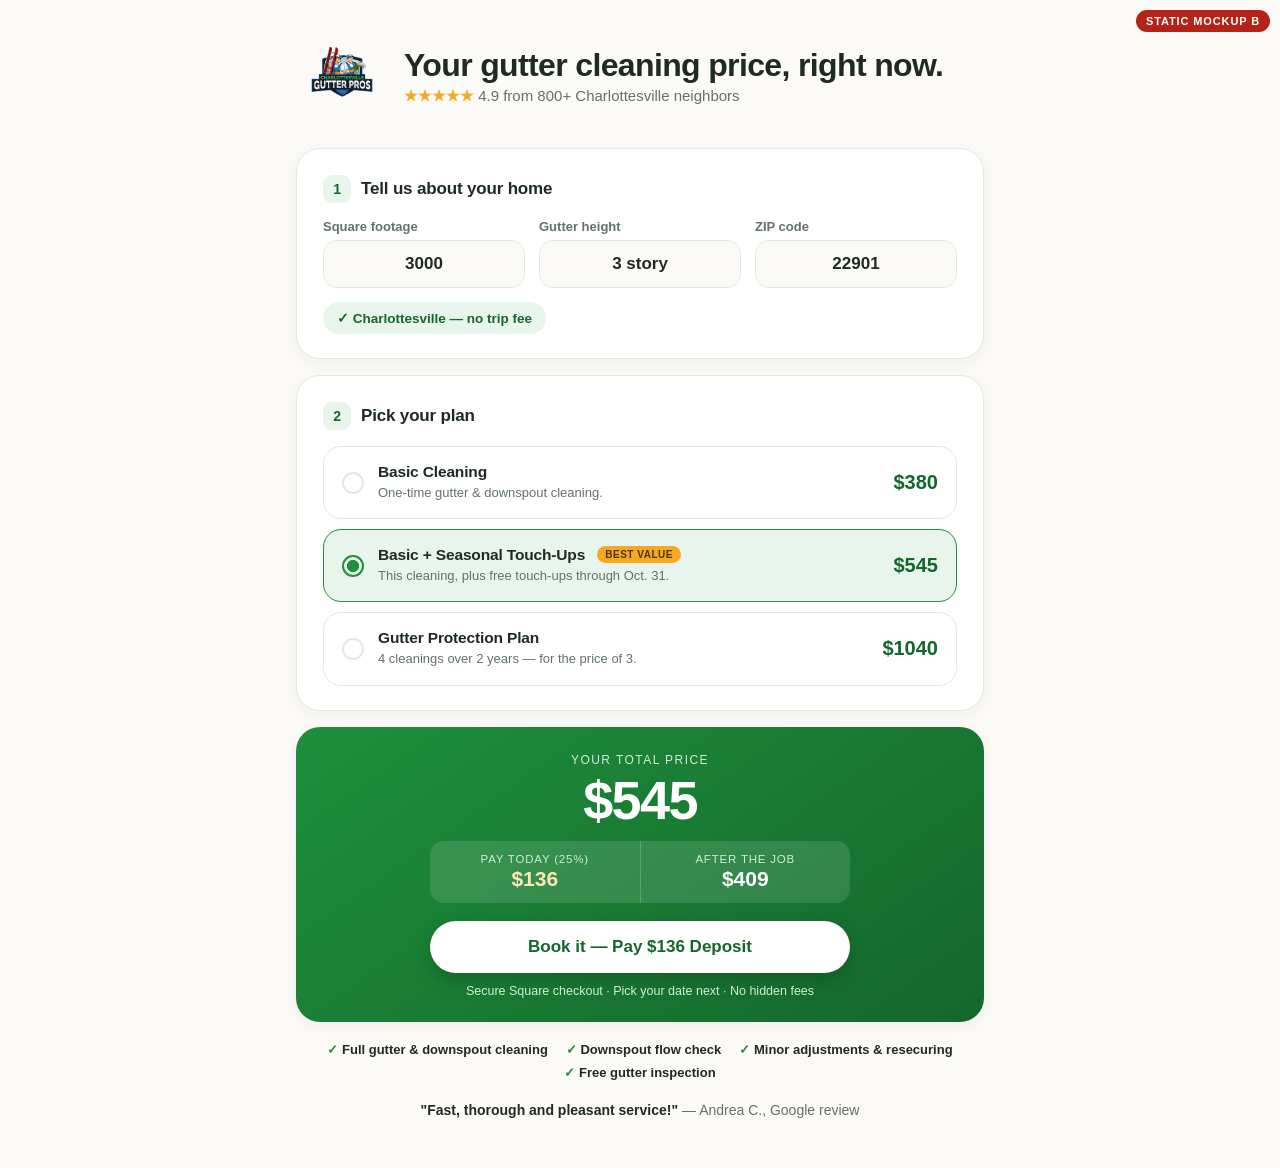
<file: previews/facelift-b-fresh-green.html>
<!DOCTYPE html>
<html lang="en">
<head>
<meta charset="UTF-8" />
<meta name="viewport" content="width=device-width, initial-scale=1.0" />
<title>Facelift B — Fresh &amp; Friendly Green (static mockup)</title>
<style>
  :root {
    --green: #1e8f3c;
    --green-dark: #14672b;
    --green-soft: #e8f5ec;
    --cream: #fbfaf6;
    --ink: #1f2a24;
    --muted: #64716a;
    --line: #e4e8e2;
    --sun: #f6a821;
  }
  * { box-sizing: border-box; margin: 0; }
  body { font-family: 'Avenir Next', 'Segoe UI', -apple-system, sans-serif; background: var(--cream); color: var(--ink); }
  .mock-tag { position: fixed; top: 10px; right: 10px; background: #b42318; color: #fff; font-size: 11px; font-weight: 800; letter-spacing: .08em; padding: 5px 10px; border-radius: 999px; z-index: 50; }

  .wrap { max-width: 720px; margin: 0 auto; padding: 30px 16px 50px; }

  .top { display: flex; align-items: center; gap: 16px; margin-bottom: 26px; }
  .top img { width: 92px; }
  .top .t h1 { font-size: clamp(24px, 4.5vw, 32px); letter-spacing: -.02em; line-height: 1.15; }
  .top .t p { color: var(--muted); font-size: 15px; margin-top: 4px; }
  .top .stars { color: var(--sun); letter-spacing: 1px; font-weight: 700; }

  .bubble { background: #fff; border: 1.5px solid var(--line); border-radius: 24px; padding: 26px 26px 24px; margin-bottom: 16px; box-shadow: 0 4px 14px rgba(31,42,36,.05); }
  .bubble h2 { display: flex; align-items: center; gap: 10px; font-size: 17px; margin-bottom: 16px; letter-spacing: -.01em; }
  .bubble h2 .n { width: 28px; height: 28px; border-radius: 9px; background: var(--green-soft); color: var(--green-dark); display: grid; place-items: center; font-size: 14px; font-weight: 800; }

  .inputs { display: flex; flex-wrap: wrap; gap: 14px; }
  .inp { flex: 1 1 140px; }
  .inp label { display: block; font-size: 13px; font-weight: 700; color: var(--muted); margin-bottom: 6px; }
  .inp .box { padding: 13px 14px; border: 1.5px solid var(--line); border-radius: 14px; font-size: 17px; font-weight: 700; background: var(--cream); text-align: center; }
  .zip-chip { display: inline-flex; align-items: center; gap: 7px; margin-top: 14px; background: var(--green-soft); color: var(--green-dark); font-size: 13.5px; font-weight: 700; padding: 8px 14px; border-radius: 999px; }

  .plans { display: grid; gap: 10px; }
  .plan { position: relative; display: flex; align-items: center; gap: 14px; border: 1.5px solid var(--line); border-radius: 18px; padding: 16px 18px; background: #fff; }
  .plan.sel { border-color: var(--green); background: var(--green-soft); }
  .plan .dot { width: 22px; height: 22px; border-radius: 50%; border: 2px solid var(--line); flex: 0 0 auto; }
  .plan.sel .dot { border-color: var(--green); background: radial-gradient(circle, var(--green) 45%, transparent 50%); }
  .plan .body { flex: 1; }
  .plan h3 { font-size: 15.5px; letter-spacing: -.01em; }
  .plan h3 .badge { background: var(--sun); color: #4a3305; font-size: 10px; font-weight: 800; letter-spacing: .05em; padding: 3px 8px; border-radius: 999px; text-transform: uppercase; margin-left: 8px; vertical-align: 2px; }
  .plan p { font-size: 13px; color: var(--muted); margin-top: 3px; line-height: 1.4; }
  .plan .pp { font-size: 20px; font-weight: 800; color: var(--green-dark); }

  .total-bubble { background: linear-gradient(145deg, var(--green) 0%, var(--green-dark) 100%); color: #fff; border: none; text-align: center; }
  .total-bubble .lbl { font-size: 12px; text-transform: uppercase; letter-spacing: .12em; color: #cdeed6; }
  .total-bubble .amt { font-size: 54px; font-weight: 800; letter-spacing: -.03em; margin: 2px 0 10px; }
  .split { display: flex; max-width: 420px; margin: 0 auto; border-radius: 14px; overflow: hidden; }
  .split > div { flex: 1; padding: 12px; background: rgba(255,255,255,.12); }
  .split > div + div { border-left: 1px solid rgba(255,255,255,.2); }
  .split .k { font-size: 11.5px; text-transform: uppercase; letter-spacing: .07em; color: #cdeed6; }
  .split .v { font-size: 21px; font-weight: 800; margin-top: 2px; }
  .split .today .v { color: #ffe9b3; }
  .cta { display: block; width: 100%; max-width: 420px; margin: 18px auto 0; padding: 16px; background: #fff; color: var(--green-dark); border: none; border-radius: 999px; font-size: 17px; font-weight: 800; cursor: pointer; box-shadow: 0 8px 20px rgba(0,0,0,.18); }
  .fine { margin-top: 11px; font-size: 12.5px; color: #cdeed6; }

  .includes { display: flex; flex-wrap: wrap; justify-content: center; gap: 8px 18px; font-size: 13px; font-weight: 600; color: var(--ink); padding: 4px 8px; }
  .includes span::before { content: "✓ "; color: var(--green); font-weight: 800; }
  .reviews { text-align: center; margin-top: 18px; color: var(--muted); font-size: 14px; }
  .reviews b { color: var(--ink); }
</style>
</head>
<body>
<div class="mock-tag">STATIC MOCKUP B</div>

<div class="wrap">
  <div class="top">
    <img src="../logo.png" alt="Charlottesville Gutter Pros" />
    <div class="t">
      <h1>Your gutter cleaning price, right now.</h1>
      <p><span class="stars">★★★★★</span> 4.9 from 800+ Charlottesville neighbors</p>
    </div>
  </div>

  <div class="bubble">
    <h2><span class="n">1</span> Tell us about your home</h2>
    <div class="inputs">
      <div class="inp"><label>Square footage</label><div class="box">3000</div></div>
      <div class="inp"><label>Gutter height</label><div class="box">3 story</div></div>
      <div class="inp"><label>ZIP code</label><div class="box">22901</div></div>
    </div>
    <span class="zip-chip">✓ Charlottesville — no trip fee</span>
  </div>

  <div class="bubble">
    <h2><span class="n">2</span> Pick your plan</h2>
    <div class="plans">
      <div class="plan">
        <span class="dot"></span>
        <div class="body"><h3>Basic Cleaning</h3><p>One-time gutter &amp; downspout cleaning.</p></div>
        <span class="pp">$380</span>
      </div>
      <div class="plan sel">
        <span class="dot"></span>
        <div class="body"><h3>Basic + Seasonal Touch-Ups <span class="badge">Best value</span></h3><p>This cleaning, plus free touch-ups through Oct. 31.</p></div>
        <span class="pp">$545</span>
      </div>
      <div class="plan">
        <span class="dot"></span>
        <div class="body"><h3>Gutter Protection Plan</h3><p>4 cleanings over 2 years — for the price of 3.</p></div>
        <span class="pp">$1040</span>
      </div>
    </div>
  </div>

  <div class="bubble total-bubble">
    <div class="lbl">Your total price</div>
    <div class="amt">$545</div>
    <div class="split">
      <div class="today"><div class="k">Pay today (25%)</div><div class="v">$136</div></div>
      <div><div class="k">After the job</div><div class="v">$409</div></div>
    </div>
    <button class="cta">Book it — Pay $136 Deposit</button>
    <div class="fine">Secure Square checkout · Pick your date next · No hidden fees</div>
  </div>

  <div class="includes">
    <span>Full gutter &amp; downspout cleaning</span>
    <span>Downspout flow check</span>
    <span>Minor adjustments &amp; resecuring</span>
    <span>Free gutter inspection</span>
  </div>
  <p class="reviews"><b>"Fast, thorough and pleasant service!"</b> — Andrea C., Google review</p>
</div>
</body>
</html>
</file>
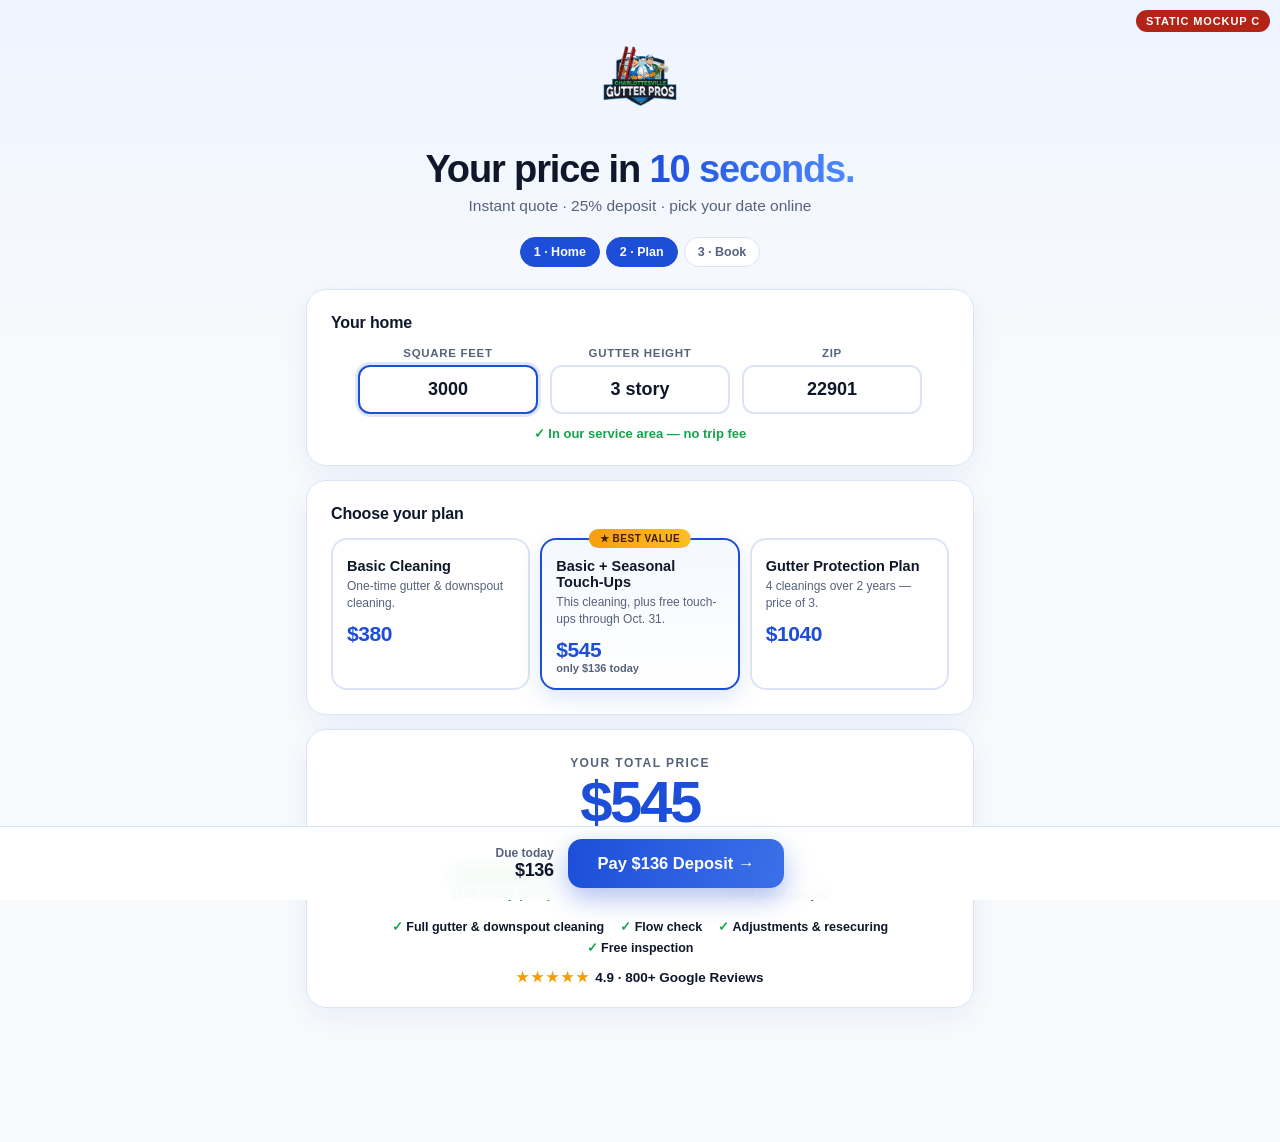
<file: previews/facelift-c-bold-blue.html>
<!DOCTYPE html>
<html lang="en">
<head>
<meta charset="UTF-8" />
<meta name="viewport" content="width=device-width, initial-scale=1.0" />
<title>Facelift C — Bold Blue 2.0 (static mockup)</title>
<style>
  :root {
    --blue: #1d4ed8;
    --blue-deep: #1536a0;
    --sky: #eef4ff;
    --ink: #0f172a;
    --muted: #55627a;
    --line: #dbe4f5;
    --green: #16a34a;
    --gold: #f59e0b;
  }
  * { box-sizing: border-box; margin: 0; }
  body { font-family: Inter, -apple-system, BlinkMacSystemFont, "Segoe UI", sans-serif; background: linear-gradient(180deg, var(--sky) 0%, #f8fafc 380px); color: var(--ink); padding-bottom: 90px; }
  .mock-tag { position: fixed; top: 10px; right: 10px; background: #b42318; color: #fff; font-size: 11px; font-weight: 800; letter-spacing: .08em; padding: 5px 10px; border-radius: 999px; z-index: 50; }

  .wrap { max-width: 700px; margin: 0 auto; padding: 26px 16px 30px; }
  .head { text-align: center; margin-bottom: 22px; }
  .head img { width: 110px; margin-bottom: 8px; }
  .head h1 { font-size: clamp(26px, 5vw, 38px); font-weight: 900; letter-spacing: -.03em; }
  .head h1 em { font-style: normal; background: linear-gradient(100deg, var(--blue), #4f8bff); -webkit-background-clip: text; background-clip: text; color: transparent; }
  .head p { color: var(--muted); font-size: 15.5px; margin-top: 6px; }

  /* Progress rail */
  .rail { display: flex; justify-content: center; gap: 6px; margin: 18px 0 22px; }
  .rail .seg { display: flex; align-items: center; gap: 7px; font-size: 12.5px; font-weight: 700; color: var(--muted); background: #fff; border: 1.5px solid var(--line); padding: 7px 13px; border-radius: 999px; }
  .rail .seg.on { color: #fff; background: var(--blue); border-color: var(--blue); }

  .card { background: #fff; border: 1px solid var(--line); border-radius: 20px; padding: 24px; margin-bottom: 14px; box-shadow: 0 10px 30px rgba(29,78,216,.07); }
  .card h2 { font-size: 16px; font-weight: 800; letter-spacing: -.01em; margin-bottom: 15px; }

  .inputs { display: flex; flex-wrap: wrap; gap: 12px; justify-content: center; }
  .inp { flex: 1 1 130px; max-width: 180px; }
  .inp label { display: block; font-size: 11.5px; font-weight: 800; text-transform: uppercase; letter-spacing: .06em; color: var(--muted); margin-bottom: 6px; text-align: center; }
  .inp .box { padding: 12px; border: 2px solid var(--line); border-radius: 12px; font-size: 18px; font-weight: 800; text-align: center; background: #fff; }
  .inp .box.focus { border-color: var(--blue); box-shadow: 0 0 0 3px rgba(29,78,216,.14); }
  .zip-ok { text-align: center; margin-top: 12px; font-size: 13px; font-weight: 700; color: var(--green); }

  .plans { display: grid; grid-template-columns: repeat(3, 1fr); gap: 10px; }
  .plan { position: relative; border: 2px solid var(--line); border-radius: 16px; padding: 18px 14px 14px; background: #fff; text-align: left; }
  .plan.sel { border-color: var(--blue); background: linear-gradient(180deg, #f4f8ff, #fff); box-shadow: 0 8px 22px rgba(29,78,216,.14); }
  .plan .badge { position: absolute; top: -11px; left: 50%; transform: translateX(-50%); background: linear-gradient(100deg, var(--gold), #fbbf24); color: #451a03; font-size: 10px; font-weight: 900; letter-spacing: .05em; padding: 4px 11px; border-radius: 999px; text-transform: uppercase; white-space: nowrap; }
  .plan h3 { font-size: 14.5px; font-weight: 800; margin-bottom: 4px; }
  .plan p { font-size: 12px; color: var(--muted); line-height: 1.4; margin-bottom: 10px; }
  .plan .pp { font-size: 21px; font-weight: 900; color: var(--blue); letter-spacing: -.02em; }
  .plan .per { font-size: 11px; color: var(--muted); font-weight: 600; }

  .total { text-align: center; padding: 26px 24px 22px; }
  .total .lbl { font-size: 12px; font-weight: 800; text-transform: uppercase; letter-spacing: .12em; color: var(--muted); }
  .total .amt { font-size: 58px; font-weight: 900; letter-spacing: -.04em; color: var(--blue); line-height: 1.1; }
  .total .sub { font-size: 13.5px; color: var(--muted); font-weight: 600; margin-top: 2px; }
  .meter { max-width: 380px; margin: 18px auto 0; }
  .meter .bar { display: flex; height: 12px; border-radius: 999px; overflow: hidden; }
  .meter .bar .dep { width: 25%; background: var(--green); }
  .meter .bar .rest { flex: 1; background: var(--line); }
  .meter .legend { display: flex; justify-content: space-between; font-size: 12.5px; font-weight: 700; margin-top: 7px; }
  .meter .legend .dep { color: var(--green); }
  .meter .legend .rest { color: var(--muted); }
  .trust { display: flex; flex-wrap: wrap; justify-content: center; gap: 6px 16px; margin-top: 18px; font-size: 12.5px; font-weight: 600; }
  .trust span::before { content: "✓ "; color: var(--green); font-weight: 900; }
  .gstars { margin-top: 14px; font-size: 13.5px; font-weight: 700; }
  .gstars .s { color: var(--gold); letter-spacing: 2px; }

  /* Sticky pay bar (the mobile-first conversion piece) */
  .paybar { position: fixed; bottom: 0; left: 0; right: 0; background: rgba(255,255,255,.92); backdrop-filter: blur(10px); border-top: 1px solid var(--line); padding: 12px 16px calc(12px + env(safe-area-inset-bottom)); display: flex; align-items: center; justify-content: center; gap: 14px; z-index: 40; }
  .paybar .sum { text-align: right; }
  .paybar .sum .t { font-size: 12px; color: var(--muted); font-weight: 700; }
  .paybar .sum .v { font-size: 18px; font-weight: 900; letter-spacing: -.02em; }
  .paybar .go { padding: 15px 30px; background: linear-gradient(100deg, var(--blue), #3b70e8); color: #fff; border: none; border-radius: 14px; font-size: 16.5px; font-weight: 800; cursor: pointer; box-shadow: 0 10px 26px rgba(29,78,216,.35); }

  @media (max-width: 600px) { .plans { grid-template-columns: 1fr; } }
</style>
</head>
<body>
<div class="mock-tag">STATIC MOCKUP C</div>

<div class="wrap">
  <div class="head">
    <img src="../logo.png" alt="Charlottesville Gutter Pros" />
    <h1>Your price in <em>10 seconds.</em></h1>
    <p>Instant quote · 25% deposit · pick your date online</p>
  </div>

  <div class="rail">
    <span class="seg on">1 · Home</span>
    <span class="seg on">2 · Plan</span>
    <span class="seg">3 · Book</span>
  </div>

  <div class="card">
    <h2>Your home</h2>
    <div class="inputs">
      <div class="inp"><label>Square feet</label><div class="box focus">3000</div></div>
      <div class="inp"><label>Gutter height</label><div class="box">3 story</div></div>
      <div class="inp"><label>ZIP</label><div class="box">22901</div></div>
    </div>
    <div class="zip-ok">✓ In our service area — no trip fee</div>
  </div>

  <div class="card">
    <h2>Choose your plan</h2>
    <div class="plans">
      <div class="plan">
        <h3>Basic Cleaning</h3>
        <p>One-time gutter &amp; downspout cleaning.</p>
        <div class="pp">$380</div>
      </div>
      <div class="plan sel">
        <span class="badge">★ Best value</span>
        <h3>Basic + Seasonal Touch-Ups</h3>
        <p>This cleaning, plus free touch-ups through Oct. 31.</p>
        <div class="pp">$545</div>
        <div class="per">only $136 today</div>
      </div>
      <div class="plan">
        <h3>Gutter Protection Plan</h3>
        <p>4 cleanings over 2 years — price of 3.</p>
        <div class="pp">$1040</div>
      </div>
    </div>
  </div>

  <div class="card total">
    <div class="lbl">Your total price</div>
    <div class="amt">$545</div>
    <div class="sub">No hidden fees — ever.</div>
    <div class="meter">
      <div class="bar"><span class="dep"></span><span class="rest"></span></div>
      <div class="legend"><span class="dep">$136 today (25%)</span><span class="rest">$409 after the job</span></div>
    </div>
    <div class="trust">
      <span>Full gutter &amp; downspout cleaning</span>
      <span>Flow check</span>
      <span>Adjustments &amp; resecuring</span>
      <span>Free inspection</span>
    </div>
    <div class="gstars"><span class="s">★★★★★</span> 4.9 · 800+ Google Reviews</div>
  </div>
</div>

<div class="paybar">
  <div class="sum"><div class="t">Due today</div><div class="v">$136</div></div>
  <button class="go">Pay $136 Deposit →</button>
</div>
</body>
</html>
</file>
<file: booking.css>
/* Online scheduler — the look customers already know from Calendly, on our
   own data. Shared by schedule.html (book) and manage.html (change/cancel). */
:root {
  --bk-primary: #2080bd; --bk-primary-dark: #1a6a9e; --bk-primary-soft: #eaf3fa;
  --bk-text: #36383a; --bk-muted: #4b4f58; --bk-subtle: #6b7280; --bk-border: #e5e7eb;
  --bk-bg: #f8f8f8; --bk-success: #27a247; --bk-danger: #b42318;
}
* { box-sizing: border-box; }
html, body { margin: 0; }
body { font-family: Arimo, Arial, -apple-system, BlinkMacSystemFont, 'Segoe UI', Roboto, Arial, sans-serif; color: var(--bk-text);
       background: var(--bk-bg); -webkit-font-smoothing: antialiased; }
body.embed { background: transparent; }
.bk-page { min-height: 100vh; display: flex; align-items: flex-start; justify-content: center; padding: 28px 12px 48px; }
body.embed .bk-page { min-height: 0; padding: 0; }
.bk { width: 100%; max-width: 1040px; background: #fff; border: 1px solid var(--bk-border); border-radius: 8px;
      box-shadow: none; display: grid; grid-template-columns: 300px 1fr; min-height: 560px; position: relative; }
body.embed .bk { box-shadow: none; }
.bk.is-wide { grid-template-columns: 300px 1fr; }
@media (max-width: 760px) { .bk, .bk.is-wide { grid-template-columns: 1fr; min-height: 0; } }

/* Left: who/what */
.bk-info { padding: 26px 26px 28px; border-right: 1px solid var(--bk-border); }
@media (max-width: 760px) { .bk-info { border-right: 0; border-bottom: 1px solid var(--bk-border); padding: 22px 20px; } }
.bk-back { display: inline-flex; align-items: center; justify-content: center; width: 40px; height: 40px; border-radius: 50%;
           border: 1px solid var(--bk-border); background: #fff; color: var(--bk-primary); cursor: pointer; font-size: 18px; margin-bottom: 14px; }
.bk-back:hover { background: var(--bk-primary-soft); }
.bk-brand { display: flex; align-items: center; gap: 10px; margin-bottom: 14px; }
.bk-logo { width: 44px; height: 44px; border-radius: 50%; background: var(--bk-primary); color: #fff; display: grid; place-items: center;
           font-weight: 800; font-size: 14px; letter-spacing: .02em; }
.bk-company { font-size: 14px; font-weight: 600; color: var(--bk-subtle); }
.bk-title { font-size: 26px; line-height: 1.2; font-weight: 700; margin: 0 0 14px; letter-spacing: -0.01em; }
.bk-meta { display: flex; align-items: flex-start; gap: 10px; color: var(--bk-muted); font-size: 15px; font-weight: 600; margin: 0 0 10px; }
.bk-meta svg { width: 20px; height: 20px; flex: none; margin-top: 1px; }
.bk-meta.when { color: var(--bk-text); }
.bk-desc { color: var(--bk-muted); font-size: 14px; line-height: 1.55; margin-top: 18px; white-space: pre-line; }

/* Right: the step */
.bk-main { padding: 26px 24px 28px; }
@media (max-width: 760px) { .bk-main { padding: 20px 16px 24px; } }
.bk-h2 { font-size: 19px; font-weight: 700; margin: 0 0 16px; }
.bk-split { display: grid; grid-template-columns: minmax(0, 1fr) 200px; gap: 24px; }
.bk-split.no-times { grid-template-columns: minmax(0, 1fr); }
@media (max-width: 760px) { .bk-split { grid-template-columns: 1fr; gap: 14px; } }

/* ZIP ask (assessments only) */
.bk-zip { margin: 0 0 18px; padding: 14px 16px; background: var(--bk-primary-soft); border-radius: 8px; }
.bk-zip label { display: block; font-size: 13px; font-weight: 700; color: var(--bk-primary-dark); margin-bottom: 6px; }
.bk-zip .row { display: flex; gap: 10px; align-items: center; }
.bk-zip input { width: 130px; font-size: 18px; font-weight: 700; letter-spacing: .06em; padding: 10px 12px; border: 1px solid #c9d6f0; border-radius: 6px; text-align: center; }
.bk-zip .hint { font-size: 13px; color: var(--bk-muted); }

/* Calendar */
.bk-cal { max-width: 420px; }
.bk-cal-head { display: flex; align-items: center; justify-content: space-between; margin: 0 4px 10px; }
.bk-cal-month { font-size: 16px; font-weight: 600; }
.bk-nav { width: 40px; height: 40px; border-radius: 50%; border: 0; background: #fff; color: var(--bk-primary); font-size: 22px; cursor: pointer; display: grid; place-items: center; }
.bk-nav:hover { background: var(--bk-primary-soft); }
.bk-nav:disabled { color: #c7cdd6; cursor: default; background: #fff; }
.bk-dow { display: grid; grid-template-columns: repeat(7, 1fr); text-align: center; font-size: 12px; color: var(--bk-subtle); font-weight: 600; margin-bottom: 4px; }
.bk-grid { display: grid; grid-template-columns: repeat(7, 1fr); gap: 4px 0; }
.bk-day { height: 48px; display: grid; place-items: center; }
.bk-day button { width: 44px; height: 44px; border-radius: 50%; border: 0; font: inherit; font-size: 15px; font-weight: 700; cursor: pointer;
                 background: var(--bk-primary-soft); color: var(--bk-primary); position: relative; }
.bk-day button:hover { background: #dce7ff; }
.bk-day button.sel { background: var(--bk-primary); color: #fff; }
.bk-day button.far { background: #fff; box-shadow: inset 0 0 0 1.5px #c9d6f0; color: var(--bk-primary); }
.bk-day button.far::after { content: ''; position: absolute; bottom: 6px; left: 50%; width: 5px; height: 5px; border-radius: 50%; background: #f59e0b; transform: translateX(-50%); }
.bk-day span { width: 44px; height: 44px; display: grid; place-items: center; color: #9aa3af; font-size: 15px; }
.bk-day span.today::after { content: ''; display: block; width: 4px; height: 4px; border-radius: 50%; background: #9aa3af; margin-top: -8px; }
.bk-tz { margin-top: 14px; font-size: 13px; color: var(--bk-muted); display: flex; align-items: center; gap: 8px; }
.bk-tz svg { width: 16px; height: 16px; }
.bk-legend { margin-top: 10px; font-size: 12.5px; color: var(--bk-muted); display: flex; align-items: center; gap: 6px; }
.bk-legend i { display: inline-block; width: 8px; height: 8px; border-radius: 50%; background: #f59e0b; }

/* Times */
.bk-times h3 { font-size: 15px; font-weight: 600; margin: 8px 0 12px; }
.bk-times .far-note { font-size: 12.5px; color: #92400e; background: #fffbeb; border: 1px solid #fde68a; border-radius: 6px; padding: 8px 10px; margin: 0 0 10px; line-height: 1.4; }
.bk-slot { display: flex; gap: 6px; margin-bottom: 8px; }
.bk-slot button { flex: 1; font: inherit; font-size: 15px; font-weight: 700; padding: 12px 8px; border-radius: 4px; cursor: pointer;
                  border: 1px solid var(--bk-primary); background: #fff; color: var(--bk-primary); }
.bk-slot button:hover { border-width: 2px; padding: 11px 7px; }
.bk-slot.picked button.t { background: #6b7280; border-color: #6b7280; color: #fff; }
.bk-slot button.next { background: var(--bk-primary); border-color: var(--bk-primary); color: #fff; }
.bk-slot button.next:hover { background: var(--bk-primary-dark); }
.bk-times .bk-win-note { font-size: 12.5px; color: #475467; margin: 0 0 10px; line-height: 1.4; }
.bk-times-list { max-height: 460px; overflow-y: auto; padding-right: 2px; }
.bk-empty { color: var(--bk-muted); font-size: 14px; line-height: 1.5; padding: 20px 0; }

/* Form */
.bk-form label { display: block; font-size: 14px; font-weight: 700; margin: 0 0 6px; }
.bk-form label i { color: var(--bk-danger); font-style: normal; }
.bk-form .f { margin-bottom: 16px; }
.bk-form input, .bk-form textarea { width: 100%; font: inherit; font-size: 16px; padding: 11px 12px; border: 1px solid #a3a3a3; border-radius: 6px; }
.bk-form input:focus, .bk-form textarea:focus { outline: 2px solid var(--bk-primary); outline-offset: 0; border-color: var(--bk-primary); }
.bk-form textarea { min-height: 96px; resize: vertical; }
.bk-form .row2 { display: grid; grid-template-columns: 1fr 1fr; gap: 14px; }
@media (max-width: 480px) { .bk-form .row2 { grid-template-columns: 1fr; } }
.bk-check { display: flex; gap: 10px; align-items: flex-start; font-size: 14px; font-weight: 500; line-height: 1.45; }
.bk-check input { width: 18px; height: 18px; margin-top: 2px; }
.bk-form .err { color: var(--bk-danger); font-size: 13px; margin: -8px 0 12px; display: none; }
.bk-form .err.on { display: block; }
.bk-submit { font: inherit; font-family: Poppins, sans-serif; text-transform: uppercase; letter-spacing: .4px; font-size: 15px; font-weight: 700; padding: 13px 24px; border-radius: 3px; border: 0; background: var(--bk-success); color: #fff; cursor: pointer; }
.bk-submit:hover { background: var(--bk-primary-dark); }
.bk-submit:disabled { opacity: .6; cursor: default; }
.bk-fine { font-size: 12.5px; color: var(--bk-subtle); margin-top: 14px; line-height: 1.5; }
.bk-hp { position: absolute; left: -9999px; top: -9999px; height: 0; width: 0; overflow: hidden; }

/* Done / manage */
.bk-done { grid-column: 1 / -1; padding: 40px 24px 44px; text-align: center; }
.bk-check-big { width: 56px; height: 56px; border-radius: 50%; background: var(--bk-success); color: #fff; display: inline-grid; place-items: center; font-size: 30px; margin-bottom: 14px; }
.bk-done h2 { font-size: 24px; margin: 0 0 6px; }
.bk-done p.lead { color: var(--bk-muted); margin: 0 0 22px; font-size: 15px; }
.bk-card { display: inline-block; text-align: left; border: 1px solid var(--bk-border); border-radius: 8px; padding: 18px 22px; min-width: min(420px, 100%); }
.bk-card .t { font-weight: 700; font-size: 17px; margin-bottom: 10px; }
.bk-card .bk-meta { margin-bottom: 8px; font-size: 14.5px; }
.bk-actions { margin-top: 22px; display: flex; gap: 10px; justify-content: center; flex-wrap: wrap; }
.bk-btn { font: inherit; font-size: 14px; font-weight: 700; padding: 11px 18px; border-radius: 999px; border: 1px solid var(--bk-primary); background: #fff; color: var(--bk-primary); cursor: pointer; text-decoration: none; display: inline-flex; align-items: center; gap: 8px; }
.bk-btn:hover { background: var(--bk-primary-soft); }
.bk-btn.solid { background: var(--bk-primary); color: #fff; }
.bk-btn.solid:hover { background: var(--bk-primary-dark); }
.bk-btn.danger { border-color: #fecaca; color: var(--bk-danger); }
.bk-btn.danger:hover { background: #fef2f2; }
.bk-manage { margin-top: 18px; font-size: 13.5px; color: var(--bk-muted); }
.bk-manage a { color: var(--bk-primary); font-weight: 700; }
.bk-note { margin: 16px auto 0; max-width: 520px; font-size: 13.5px; color: #92400e; background: #fffbeb; border: 1px solid #fde68a; border-radius: 8px; padding: 10px 14px; line-height: 1.45; }
.bk-error { margin: 0 0 16px; font-size: 14px; color: var(--bk-danger); background: #fef2f2; border: 1px solid #fecaca; border-radius: 8px; padding: 10px 14px; line-height: 1.45; }
.bk-loading { grid-column: 1 / -1; padding: 60px 20px; text-align: center; color: var(--bk-muted); }
.bk-spin { width: 30px; height: 30px; border: 3px solid #e4e7ec; border-top-color: var(--bk-primary); border-radius: 50%; margin: 0 auto 12px; animation: bkspin .8s linear infinite; }
@keyframes bkspin { to { transform: rotate(360deg); } }
.bk-foot { text-align: center; font-size: 12px; color: #98a2b3; margin-top: 16px; }
.bk-foot a { color: #98a2b3; }
</file>
